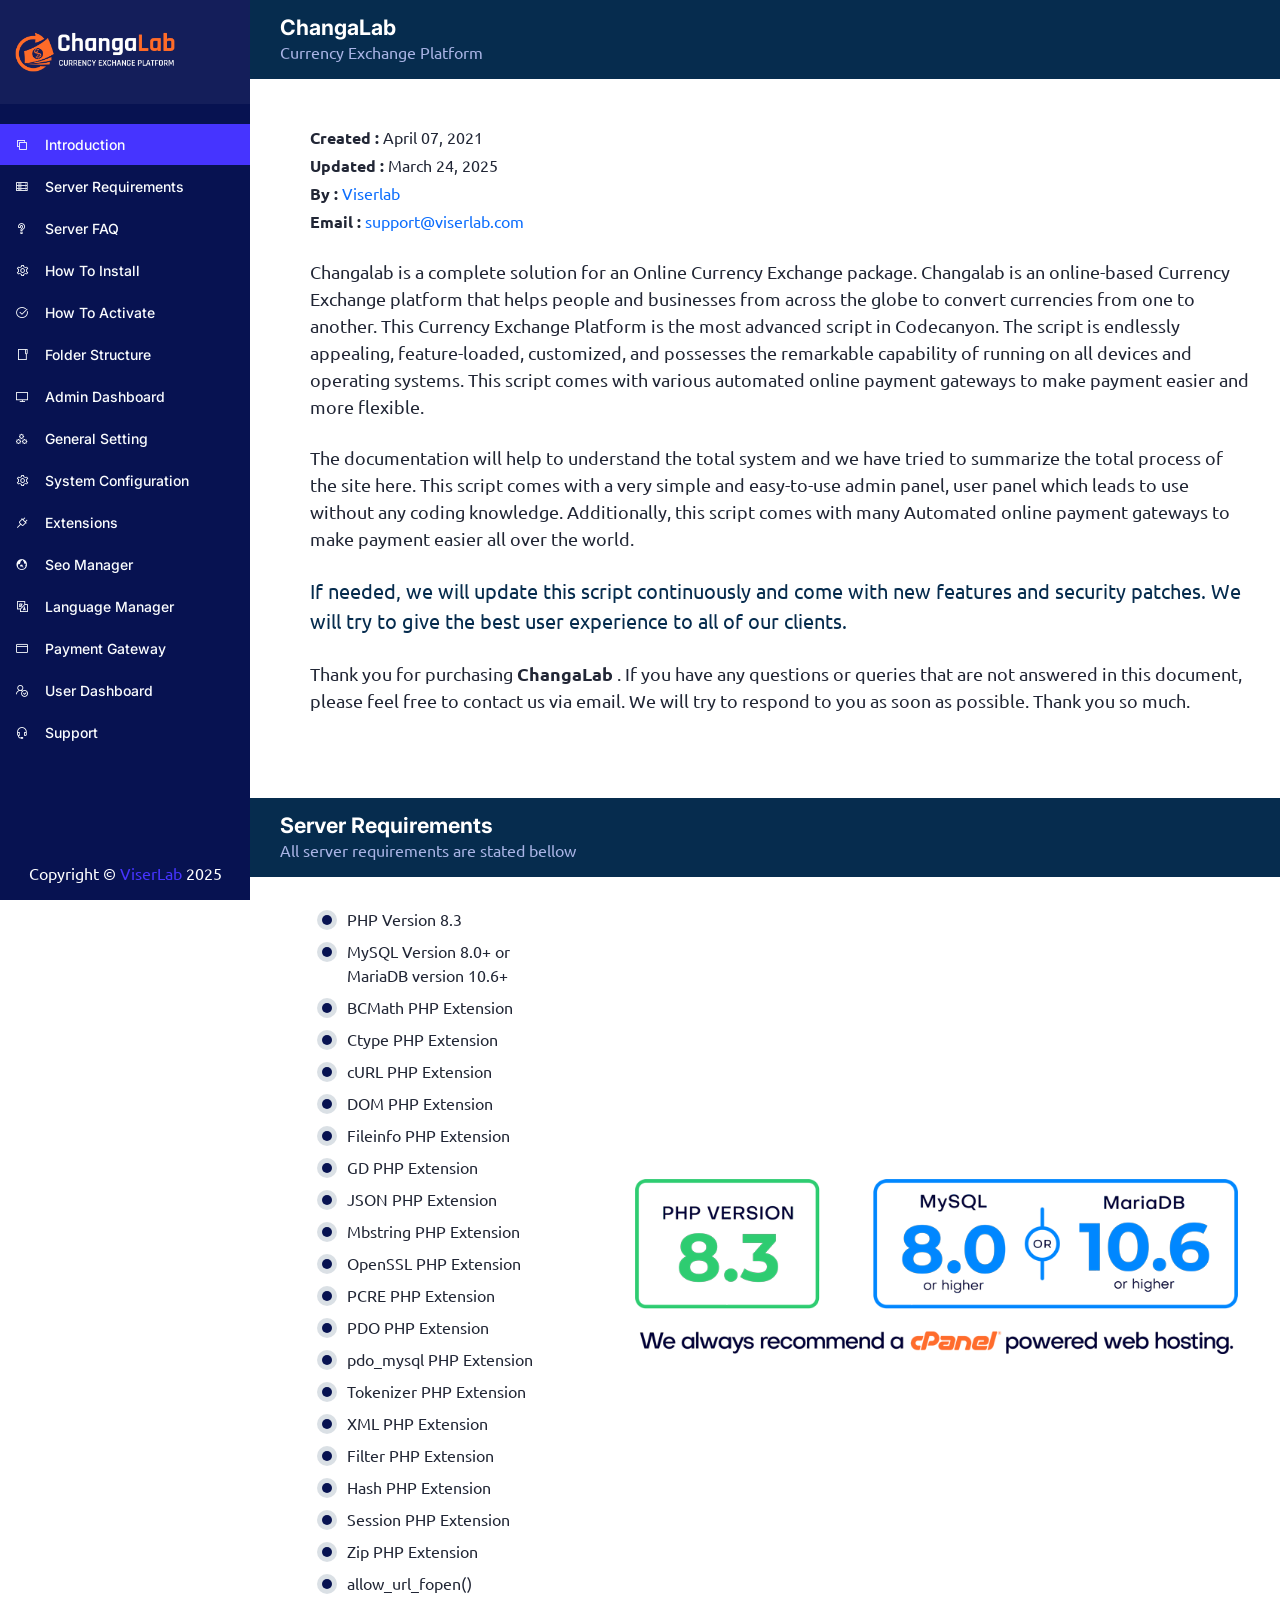
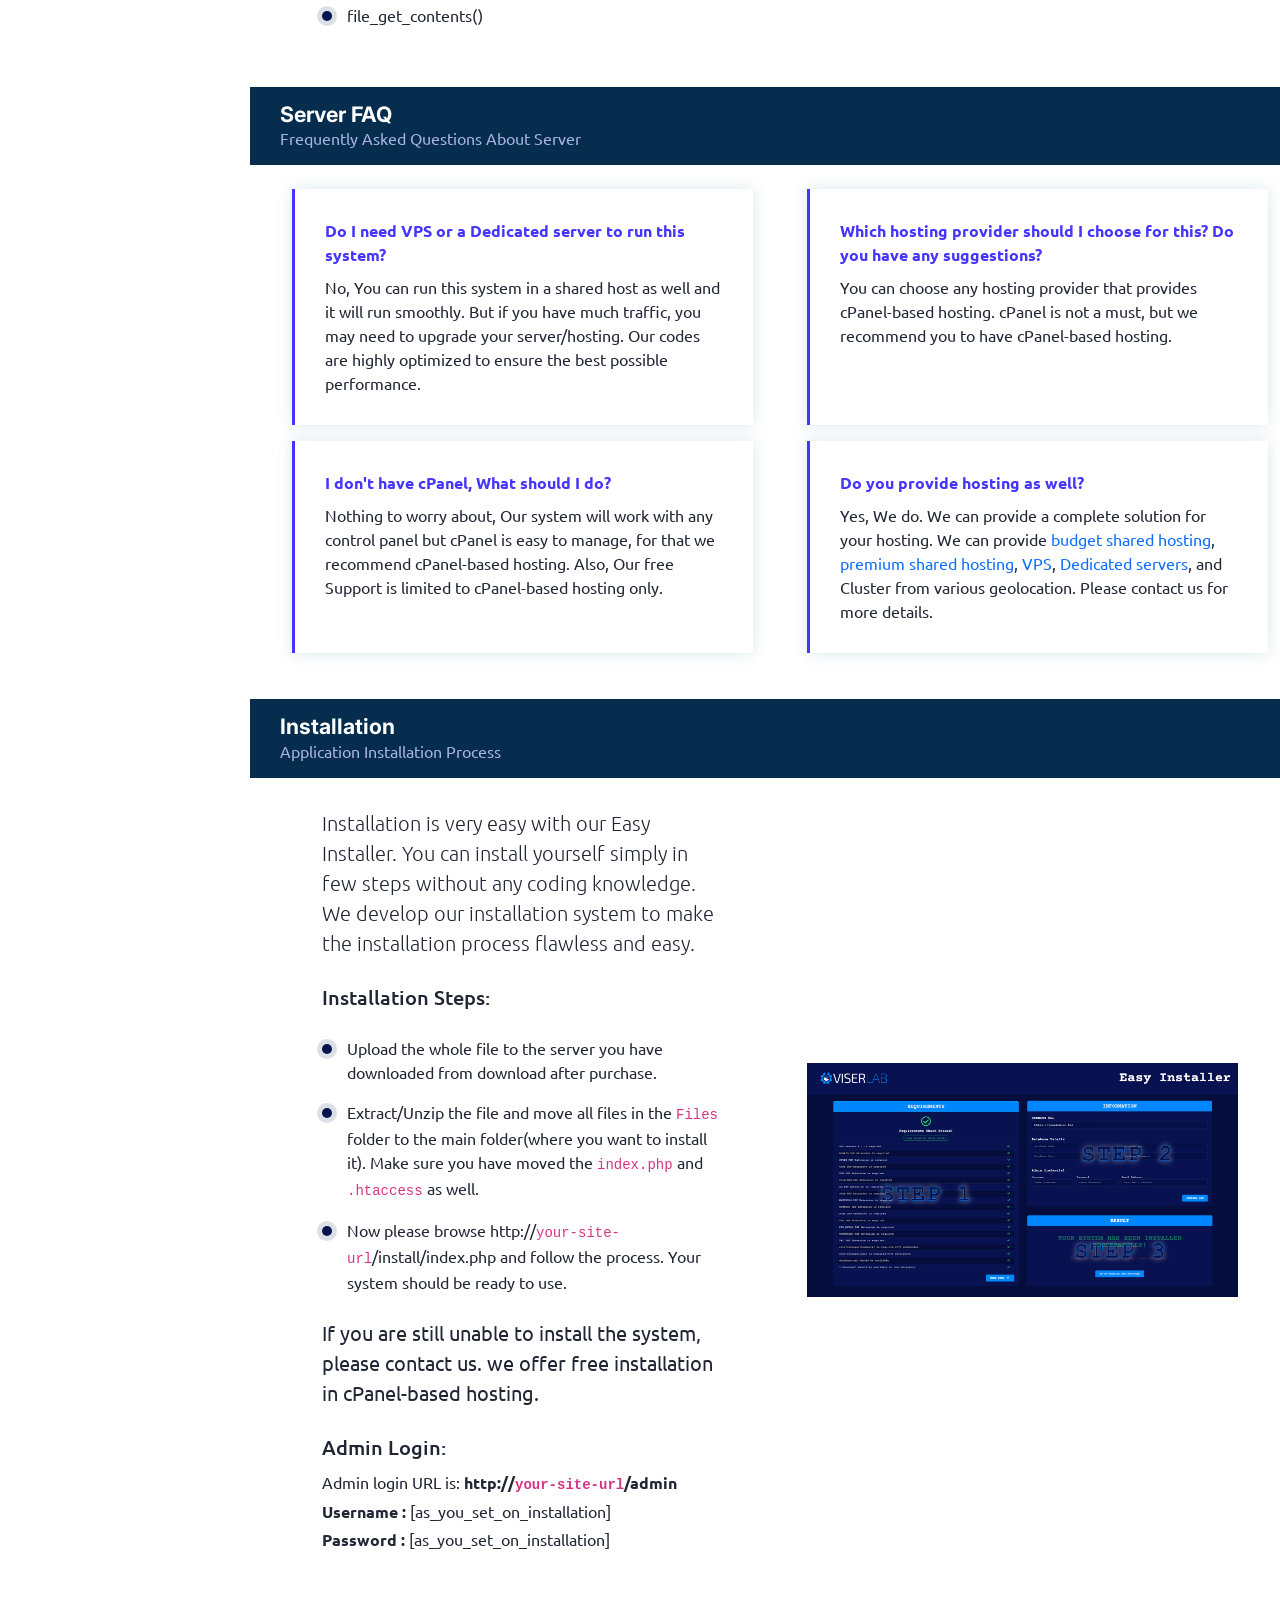
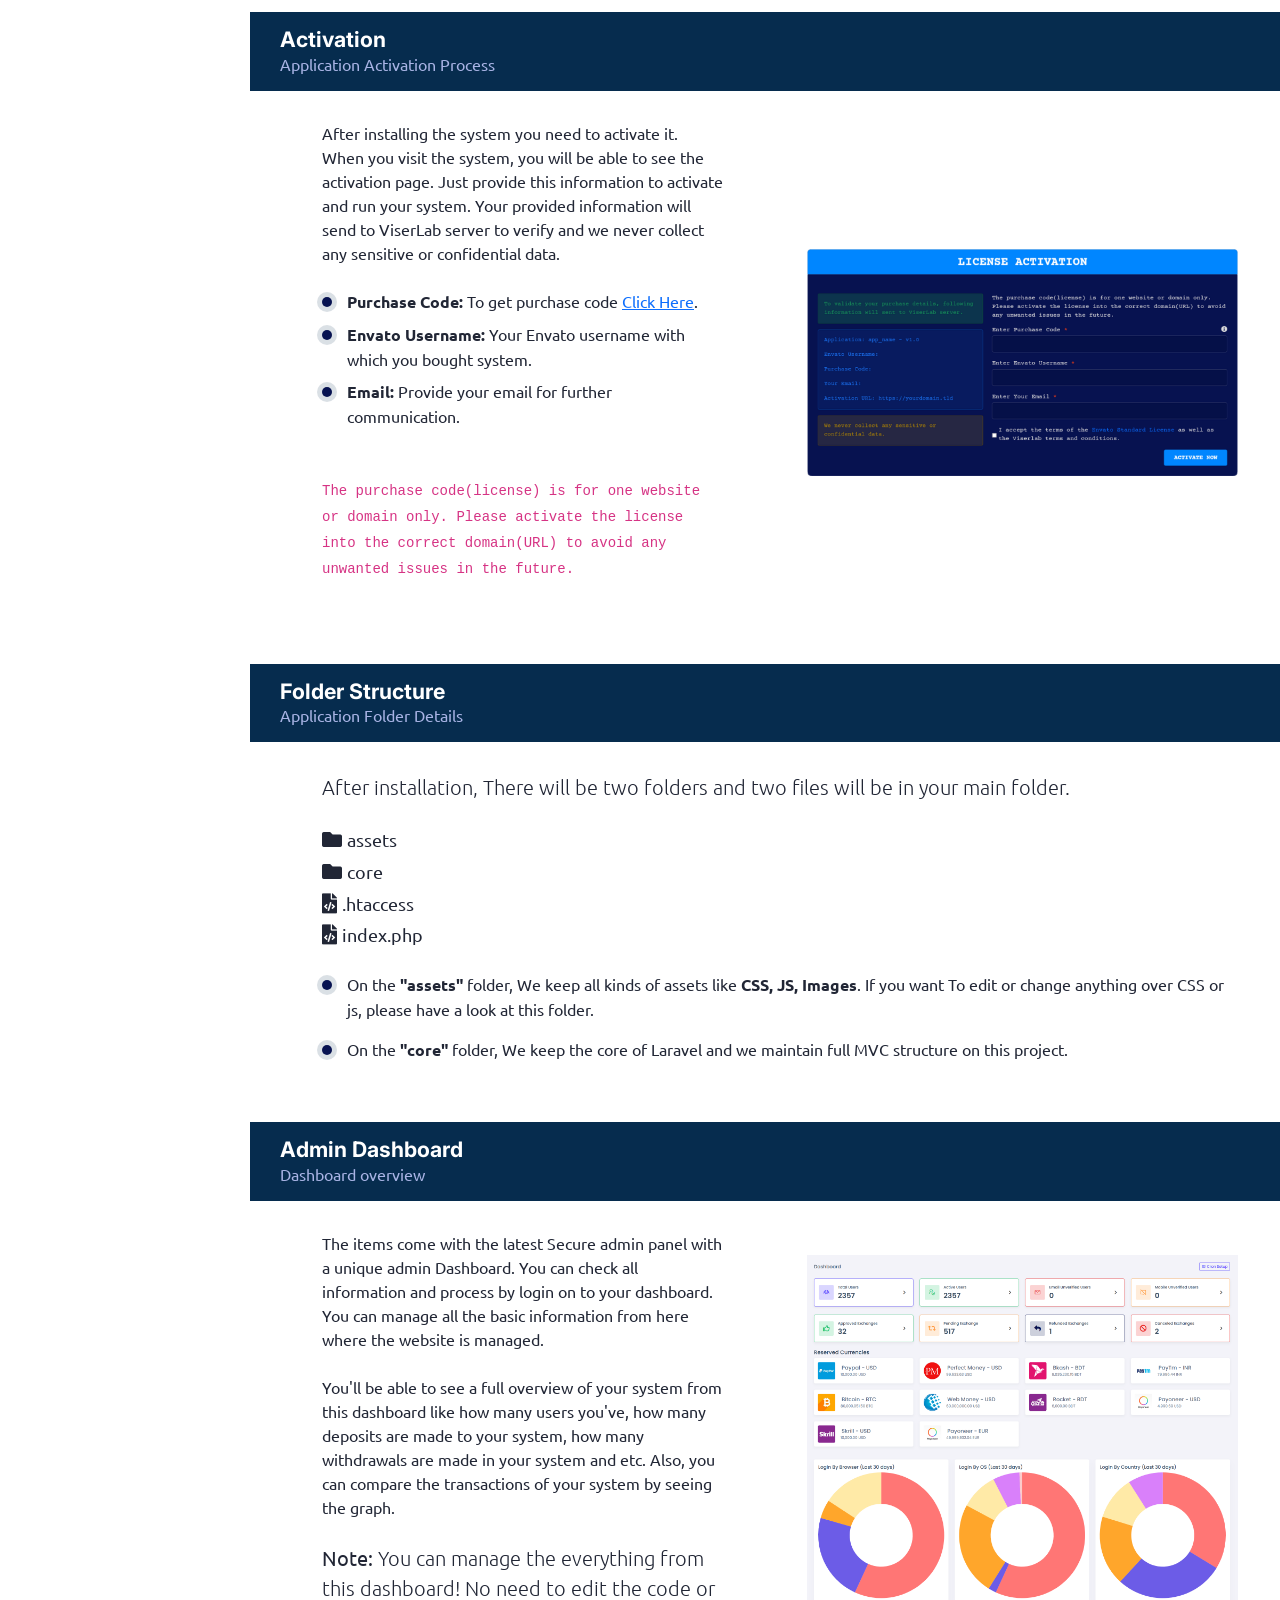
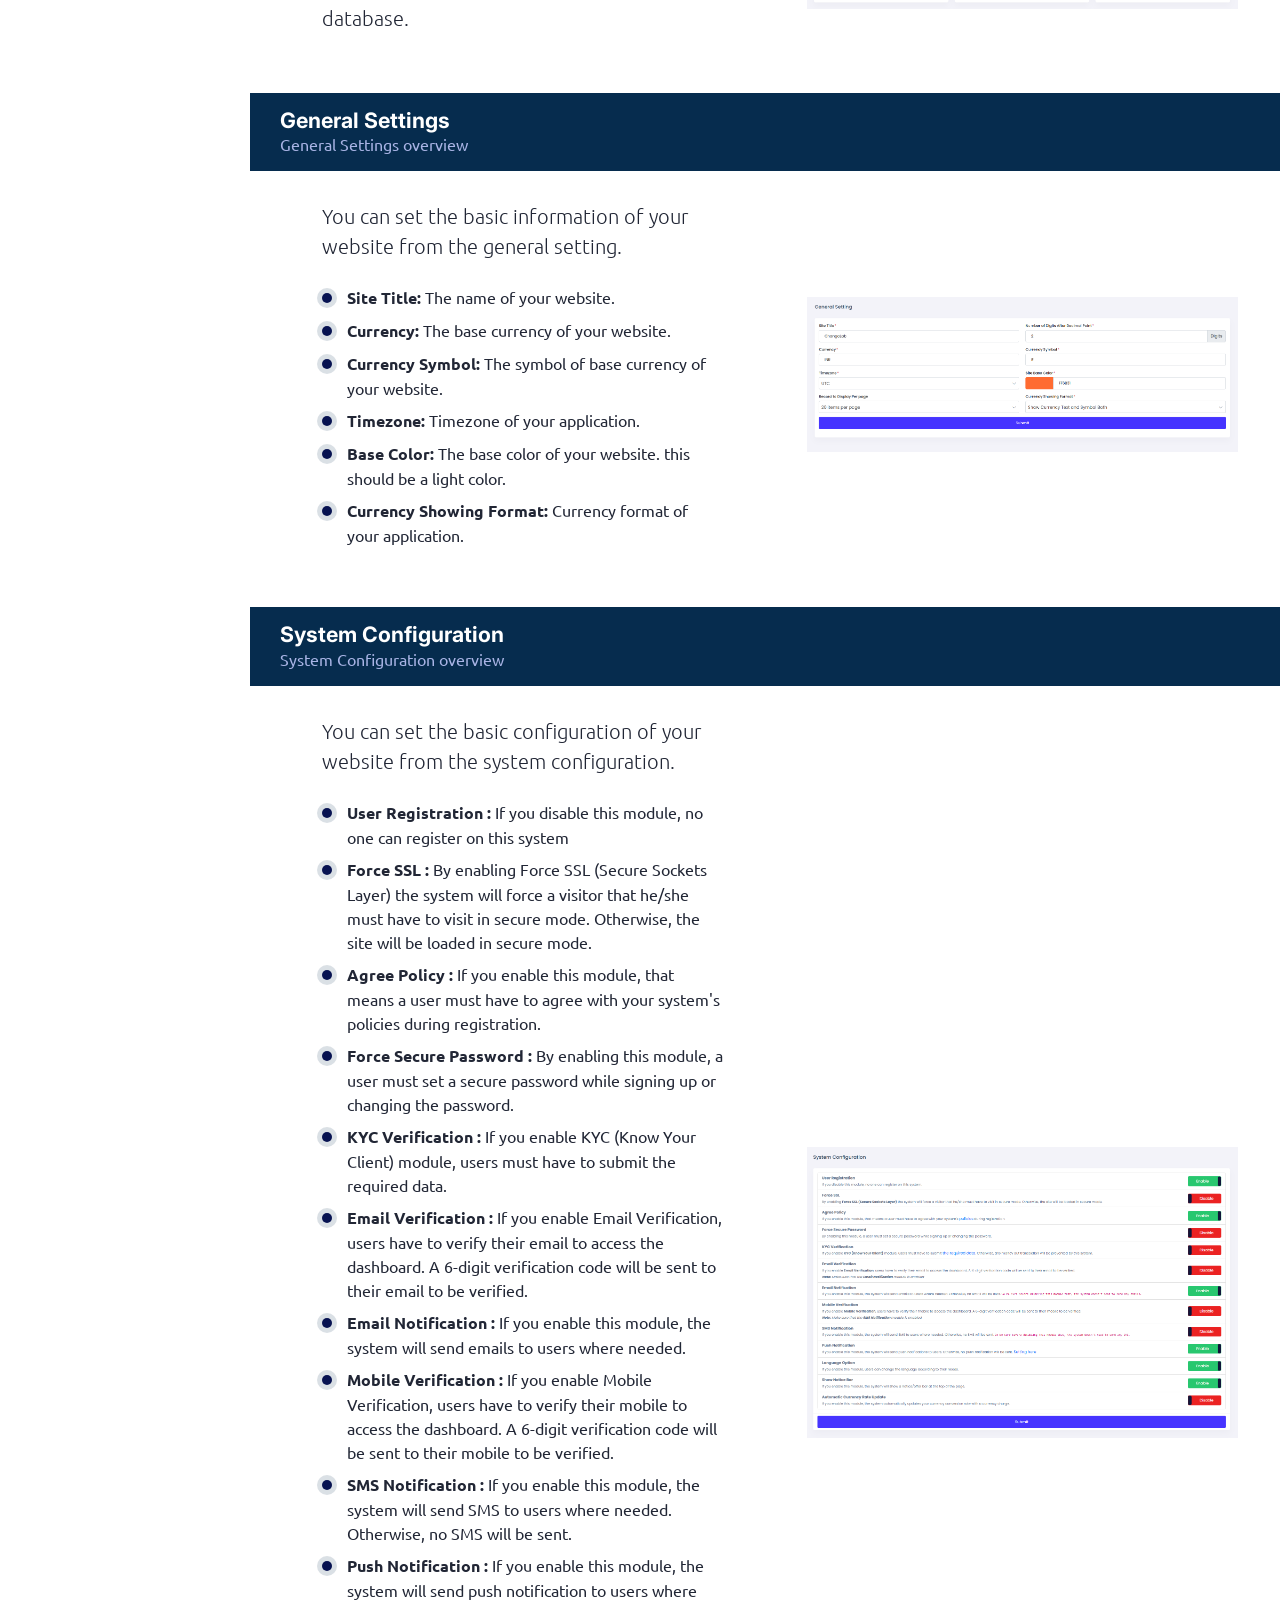
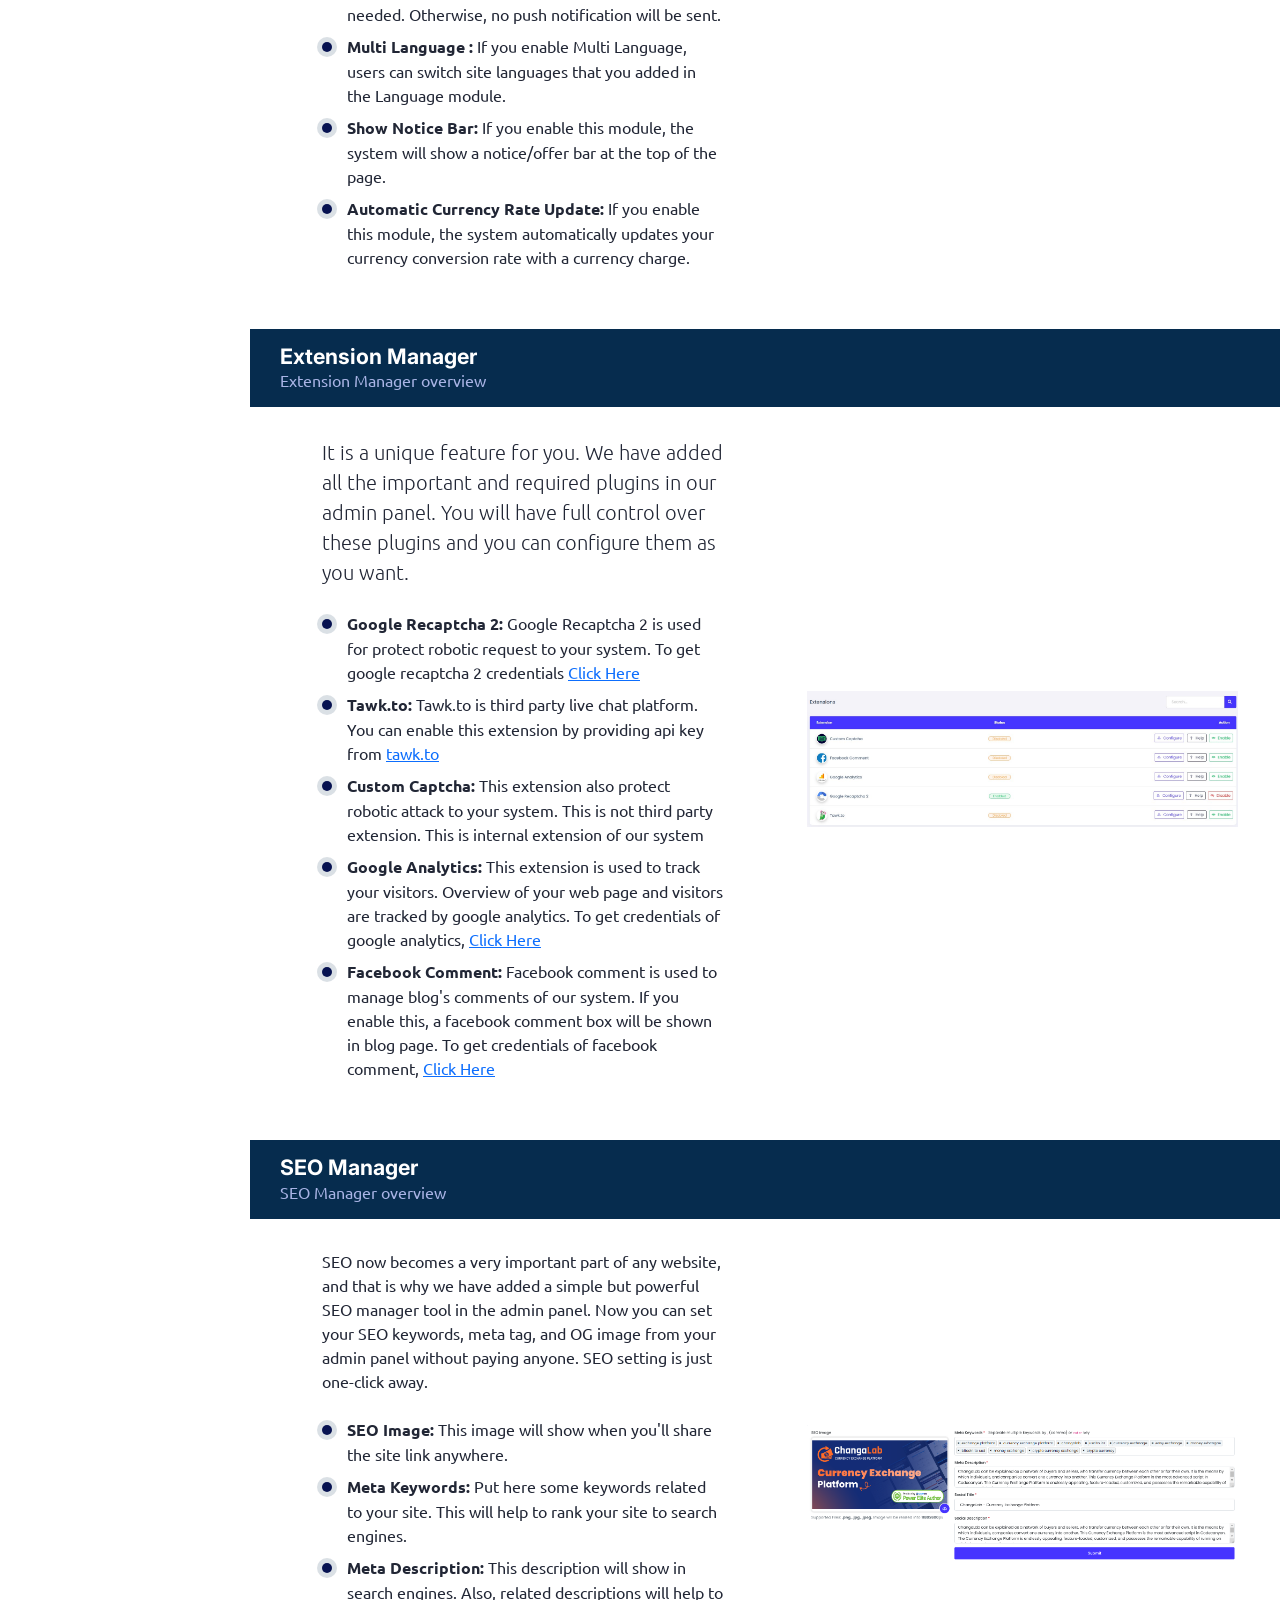
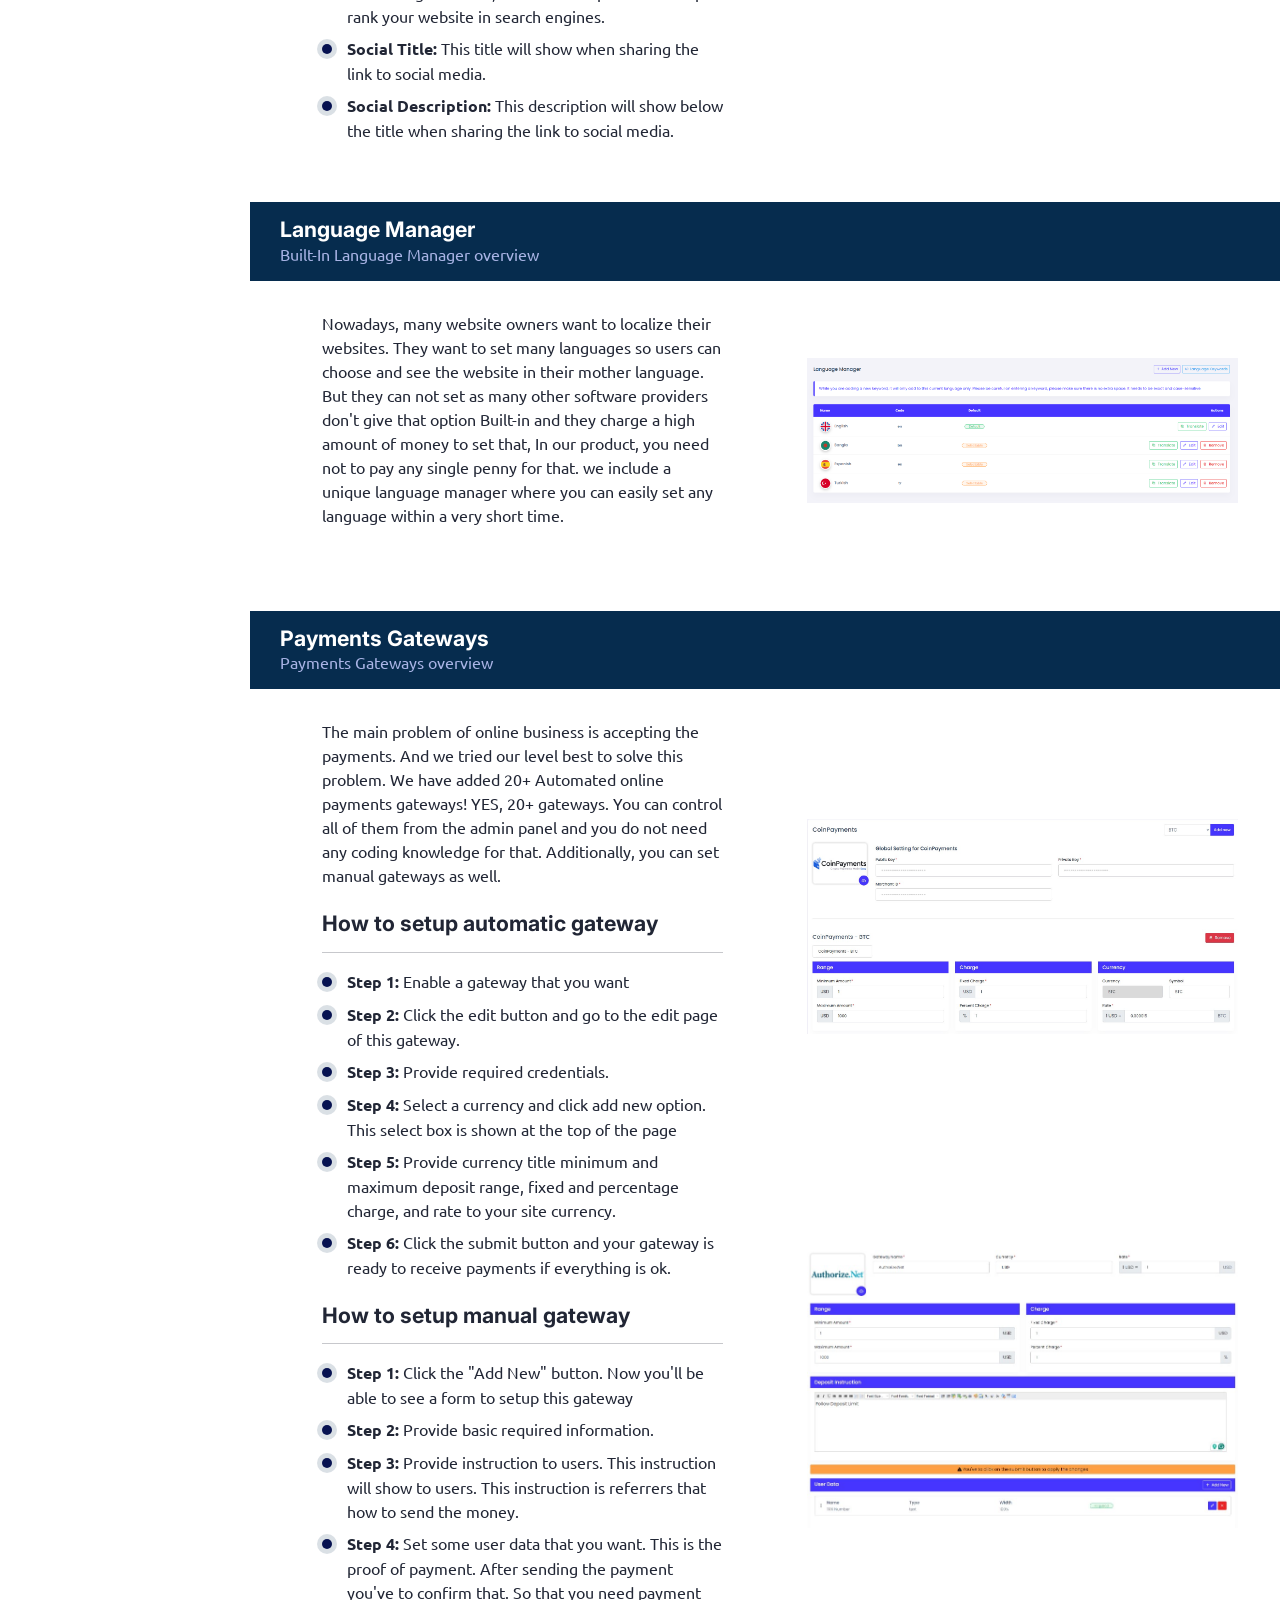
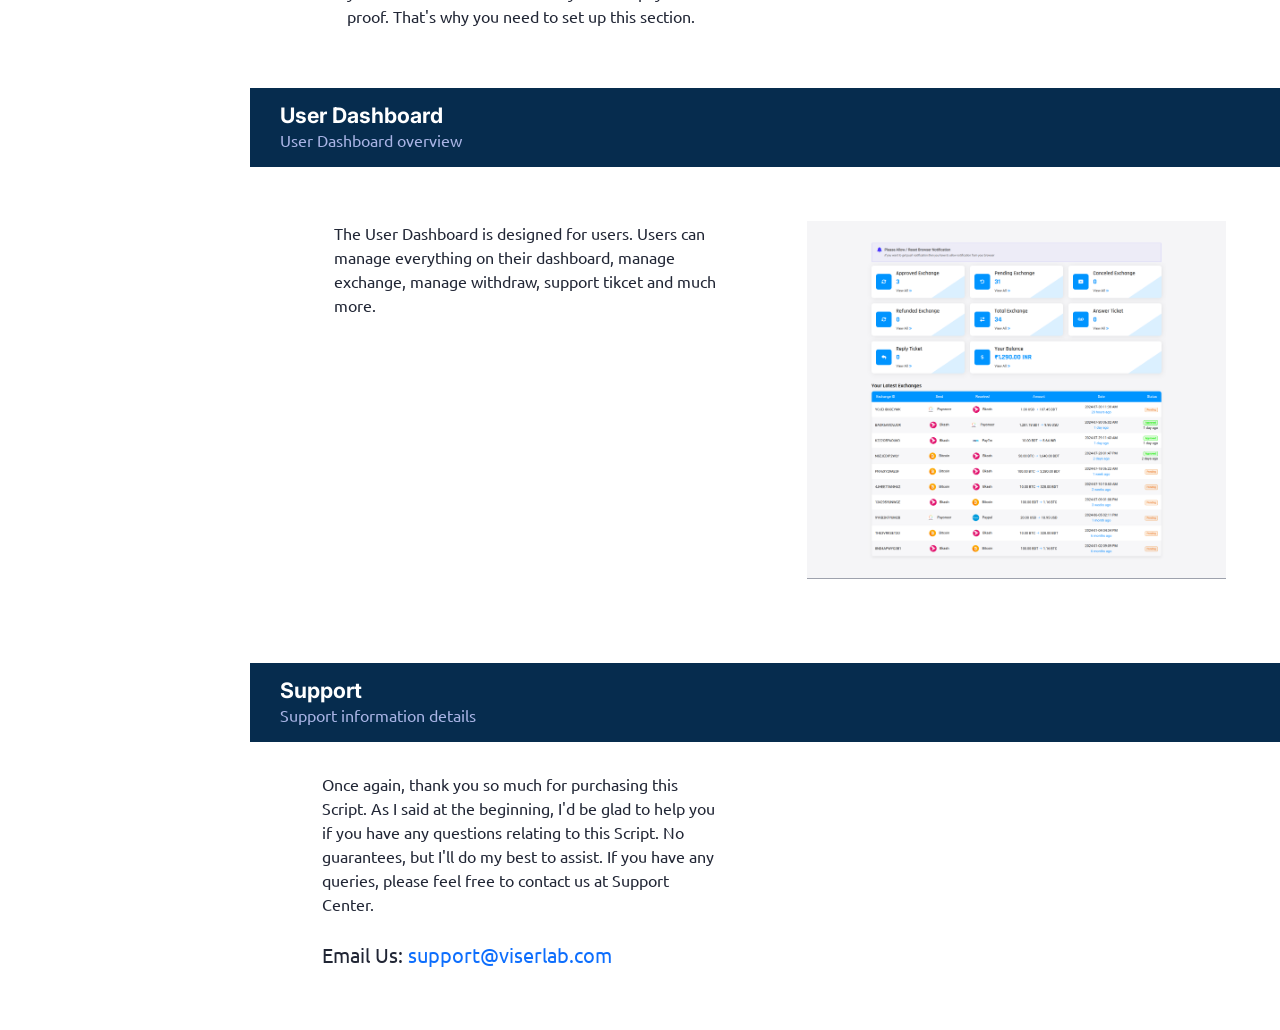
<file: Documentation/index.html>
<!DOCTYPE html>
<html lang="en">
  <head>
    <meta charset="UTF-8" />
    <meta http-equiv="X-UA-Compatible" content="IE=edge" />
    <meta name="viewport" content="width=device-width, initial-scale=1.0" />
    <title>ChangaLab - Currency Exchange Platform</title>
    <!-- favicon -->
    <link
      rel="icon"
      href="assets/images/favicon.png"
      sizes="16x16"
      type="image/png"
    />
    <!-- bootstrap 5  -->
    <link rel="stylesheet" href="assets/css/lib/bootstrap.min.css" />
    <!-- fontawesome 5  -->
    <link rel="stylesheet" href="assets/css/lib/font-awesome.css" />
    <!-- lineawesome font -->
    <link rel="stylesheet" href="assets/css/lib/line-awesome.css" />
    <!-- Simplebar Js  -->
    <link rel="stylesheet" href="assets/css/lib/simplebar.css" />
    <!-- main css -->
    <link rel="stylesheet" href="assets/css/main.css" />
  </head>

  <body data-bs-spy="scroll" data-bs-target="#docNav" data-bs-offset="50">
    <header class="mobile-header">
      <div class="container">
        <div class="row g-4 align-items-center justify-content-between">
          <div class="col-6">
            <!-- Logo  -->
            <a href="index.html" class="logo">
              <img
                src="assets/images/logo.png"
                alt="images"
                class="img-fluid logo__is"
              />
            </a>
            <!-- Logo End -->
          </div>
          <div class="col-6">
            <div class="text-end">
              <button type="button" class="btn btn--sqr sidebar-toggler">
                <i class="fas fa-bars"></i>
                <i class="fas fa-times"></i>
              </button>
            </div>
          </div>
        </div>
      </div>
    </header>

    <div class="doc">
      <div class="doc__sidebar" id="docNav">
        <div class="doc-logo">
          <!-- Logo  -->
          <a href="index.html" class="logo">
            <img
              src="assets/images/logo.png"
              alt="images"
              class="img-fluid logo__is"
            />
          </a>
          <!-- Logo End -->
        </div>
        <nav class="doc-nav" data-simplebar>
          <ul class="list doc-nav__list">
            <li>
              <a href="#introduction" class="doc-nav__link nav-link">
                <span class="list list--row align-items-center"
                  ><i class="lar la-clone"></i>
                  <span class="d-block">introduction</span></span
                >
              </a>
            </li>
            <li>
              <a href="#server-req" class="doc-nav__link nav-link">
                <span class="list list--row align-items-center"
                  ><i class="las la-server"></i>
                  <span class="d-block">server requirements</span></span
                >
              </a>
            </li>
            <li>
              <a href="#server-faq" class="doc-nav__link nav-link">
                <span class="list list--row align-items-center"
                  ><i class="las la-question"></i>
                  <span class="d-block">server FAQ</span></span
                >
              </a>
            </li>
            <li>
              <a href="#installation" class="doc-nav__link nav-link">
                <span class="list list--row align-items-center"
                  ><i class="las la-cog"></i>
                  <span class="d-block">how to install </span></span
                >
              </a>
            </li>
            <li>
              <a href="#activation" class="doc-nav__link nav-link">
                <span class="list list--row align-items-center"
                  ><i class="las la-check-circle"></i>
                  <span class="d-block">how to activate </span></span
                >
              </a>
            </li>
            <li>
              <a href="#folder" class="doc-nav__link nav-link">
                <span class="list list--row align-items-center"
                  ><i class="las la-folder"></i>
                  <span class="d-block"> folder structure </span>
                </span>
              </a>
            </li>
            <li>
              <a href="#admin-dashboard" class="doc-nav__link nav-link">
                <span class="list list--row align-items-center"
                  ><i class="las la-desktop"></i>
                  <span class="d-block"> admin dashboard </span>
                </span>
              </a>
            </li>
            <li>
              <a href="#setting" class="doc-nav__link nav-link">
                <span class="list list--row align-items-center"
                  ><i class="la la-cogs"></i>
                  <span class="d-block"> general setting </span>
                </span>
              </a>
            </li>
            <li>
              <a href="#system_cog" class="doc-nav__link nav-link">
                <span class="list list--row align-items-center"
                  ><i class="la la-cog"></i>
                  <span class="d-block"> System Configuration </span>
                </span>
              </a>
            </li>
            <li>
              <a href="#extensions" class="doc-nav__link nav-link">
                <span class="list list--row align-items-center"
                  ><i class="la la-plug"></i>
                  <span class="d-block"> extensions </span>
                </span>
              </a>
            </li>
            <li>
              <a href="#seo" class="doc-nav__link nav-link">
                <span class="list list--row align-items-center"
                  ><i class="la la-globe-asia"></i>
                  <span class="d-block"> seo manager </span>
                </span>
              </a>
            </li>
            <li>
              <a href="#language" class="doc-nav__link nav-link">
                <span class="list list--row align-items-center"
                  ><i class="la la-language"></i>
                  <span class="d-block"> language manager </span>
                </span>
              </a>
            </li>
            <li>
              <a href="#payment-gateway" class="doc-nav__link nav-link">
                <span class="list list--row align-items-center"
                  ><i class="la la-credit-card"></i>
                  <span class="d-block"> payment gateway </span>
                </span>
              </a>
            </li>
            <li>
              <a href="#user-dashboard" class="doc-nav__link nav-link">
                <span class="list list--row align-items-center"
                  ><i class="la la-user-check"></i>
                  <span class="d-block"> user dashboard </span>
                </span>
              </a>
            </li>
            <li>
              <a href="#support" class="doc-nav__link nav-link">
                <span class="list list--row align-items-center"
                  ><i class="la la-headset"></i>
                  <span class="d-block"> support </span>
                </span>
              </a>
            </li>
          </ul>
        </nav>
        <div class="copyright">
          <p class="m-0 text--white px-3 text-center">
            Copyright ©
            <a href="https://viserlab.com/" class="t-link t-link--canvas"
              >ViserLab</a
            >
            2025
          </p>
        </div>
      </div>
      <div class="doc__body">
        <div id="introduction" class="section--sm section--first">
          <div class="list">
            <div class="doc-head">
              <div class="doc-head__content">
                <h5 class="doc-head__title">ChangaLab</h5>
                <span class="doc-head__sub-title">
                  Currency Exchange Platform
                </span>
              </div>
            </div>
            <div class="doc-body">
              <ul class="list" style="--gap: 0.2rem">
                <li><strong>Created :</strong> April 07, 2021</li>
                <li><strong>Updated :</strong> March 24, 2025</li>
                <li>
                  <strong>By :</strong>
                  <a href="https://codecanyon.net/user/viserlab" class="t-link"
                    >Viserlab</a
                  >
                </li>
                <li>
                  <strong>Email :</strong>
                  <a class="t-link" href="mailto:support@viserlab.com"
                    >support@viserlab.com</a
                  >
                </li>
              </ul>
              <p class="mt-4 lg-text">
                Changalab is a complete solution for an Online Currency Exchange
                package. Changalab is an online-based Currency Exchange platform
                that helps people and businesses from across the globe to
                convert currencies from one to another. This Currency Exchange
                Platform is the most advanced script in Codecanyon. The script
                is endlessly appealing, feature-loaded, customized, and
                possesses the remarkable capability of running on all devices
                and operating systems. This script comes with various automated
                online payment gateways to make payment easier and more
                flexible.
              </p>
              <p class="mt-4 lg-text">
                The documentation will help to understand the total system and
                we have tried to summarize the total process of the site here.
                This script comes with a very simple and easy-to-use admin
                panel, user panel which leads to use without any coding
                knowledge. Additionally, this script comes with many Automated
                online payment gateways to make payment easier all over the
                world.
              </p>
              <blockquote class="blockquote text--accent">
                If needed, we will update this script continuously and come with
                new features and security patches. We will try to give the best
                user experience to all of our clients.
              </blockquote>
              <p class="mt-4 lg-text">
                Thank you for purchasing <strong>ChangaLab </strong>. If you
                have any questions or queries that are not answered in this
                document, please feel free to contact us via email. We will try
                to respond to you as soon as possible. Thank you so much.
              </p>
            </div>
          </div>
        </div>
        <div id="server-req" class="section--sm">
          <div class="container-fluid p-0">
            <div class="row g-0">
              <div class="col-12">
                <div class="doc-head">
                  <div class="doc-head__content">
                    <h5 class="doc-head__title">Server Requirements</h5>
                    <span class="doc-head__sub-title">
                      All server requirements are stated bellow
                    </span>
                  </div>
                </div>
              </div>
            </div>
          </div>
          <div class="container-fluid">
            <div class="row">
              <div class="col-12">
                <div class="row g-4 align-items-center">
                  <div class="col-xl-4">
                    <div class="doc-body">
                      <ul class="list list--base" style="--gap: 0.5rem">
                        <li>PHP Version 8.3</li>
                        <li>MySQL Version 8.0+ or MariaDB version 10.6+</li>
                        <li>BCMath PHP Extension</li>
                        <li>Ctype PHP Extension</li>
                        <li>cURL PHP Extension</li>
                        <li>DOM PHP Extension</li>
                        <li>Fileinfo PHP Extension</li>
                        <li>GD PHP Extension</li>
                        <li>JSON PHP Extension</li>
                        <li>Mbstring PHP Extension</li>
                        <li>OpenSSL PHP Extension</li>
                        <li>PCRE PHP Extension</li>
                        <li>PDO PHP Extension</li>
                        <li>pdo_mysql PHP Extension</li>
                        <li>Tokenizer PHP Extension</li>
                        <li>XML PHP Extension</li>
                        <li>Filter PHP Extension</li>
                        <li>Hash PHP Extension</li>
                        <li>Session PHP Extension</li>
                        <li>Zip PHP Extension</li>
                        <li>allow_url_fopen()</li>
                        <li>file_get_contents()</li>
                      </ul>
                    </div>
                  </div>
                  <div class="col-xl-8">
                    <div class="doc-body--alt t-center">
                      <img
                        src="assets/images/server.png"
                        alt="image"
                        class="img-fluid w-100"
                      />
                    </div>
                  </div>
                </div>
              </div>
            </div>
          </div>
        </div>
        <div id="server-faq" class="section--sm">
          <div class="container-fluid p-0">
            <div class="row g-0">
              <div class="col-12">
                <div class="doc-head">
                  <div class="doc-head__content">
                    <h5 class="doc-head__title">Server FAQ</h5>
                    <span class="doc-head__sub-title">
                      Frequently Asked Questions About Server
                    </span>
                  </div>
                </div>
              </div>
            </div>
          </div>
          <div class="container-fluid">
            <div class="row">
              <div class="col-12">
                <div class="row mt-4">
                  <div class="col-md-6 mb-3">
                    <div class="faq-body">
                      <p class="mb-2 fw-bold text--canvas">
                        Do I need VPS or a Dedicated server to run this system?
                      </p>
                      <p class="m-0">
                        No, You can run this system in a shared host as well and
                        it will run smoothly. But if you have much traffic, you
                        may need to upgrade your server/hosting. Our codes are
                        highly optimized to ensure the best possible
                        performance.
                      </p>
                    </div>
                  </div>
                  <div class="col-md-6 mb-3">
                    <div class="faq-body">
                      <p class="mb-2 fw-bold text--canvas">
                        Which hosting provider should I choose for this? Do you
                        have any suggestions?
                      </p>
                      <p class="m-0">
                        You can choose any hosting provider that provides
                        cPanel-based hosting. cPanel is not a must, but we
                        recommend you to have cPanel-based hosting.
                      </p>
                    </div>
                  </div>
                  <div class="col-md-6 mb-3">
                    <div class="faq-body">
                      <p class="mb-2 fw-bold text--canvas">
                        I don't have cPanel, What should I do?
                      </p>
                      <p class="m-0">
                        Nothing to worry about, Our system will work with any
                        control panel but cPanel is easy to manage, for that we
                        recommend cPanel-based hosting. Also, Our free Support
                        is limited to cPanel-based hosting only.
                      </p>
                    </div>
                  </div>
                  <div class="col-md-6 mb-3">
                    <div class="faq-body">
                      <p class="mb-2 fw-bold text--canvas">
                        Do you provide hosting as well?
                      </p>
                      <p class="m-0">
                        Yes, We do. We can provide a complete solution for your
                        hosting. We can provide
                        <a
                          class="t-link"
                          href="https://viserlab.com/hosting/budget"
                          target="_blank"
                          >budget shared hosting</a
                        >,
                        <a
                          class="t-link"
                          href="https://viserlab.com/hosting/premium"
                          target="_blank"
                          >premium shared hosting</a
                        >,
                        <a
                          class="t-link"
                          href="https://viserlab.com/hosting/vps"
                          target="_blank"
                          >VPS</a
                        >,
                        <a
                          class="t-link"
                          href="https://viserlab.com/hosting/dedicated"
                          target="_blank"
                          >Dedicated servers</a
                        >, and Cluster from various geolocation. Please contact
                        us for more details.
                      </p>
                    </div>
                  </div>
                </div>
              </div>
            </div>
          </div>
        </div>
        <div id="installation" class="section--sm">
          <div class="container-fluid p-0">
            <div class="row g-0">
              <div class="col-12">
                <div class="doc-head">
                  <div class="doc-head__content">
                    <h5 class="doc-head__title">Installation</h5>
                    <span class="doc-head__sub-title">
                      Application Installation Process
                    </span>
                  </div>
                </div>
              </div>
            </div>
          </div>
          <div class="container-fluid">
            <div class="row">
              <div class="col-12">
                <div class="row g-4 align-items-center">
                  <div class="col-xl-6">
                    <div class="doc-body">
                      <p class="lead">
                        Installation is very easy with our Easy Installer. You
                        can install yourself simply in few steps without any
                        coding knowledge. We develop our installation system to
                        make the installation process flawless and easy.
                      </p>
                      <p class="xl-text fw-md">Installation Steps:</p>
                      <ul class="list list--base">
                        <li>
                          <p class="m-0">
                            Upload the whole file to the server you have
                            downloaded from download after purchase.
                          </p>
                        </li>
                        <li>
                          <p class="m-0">
                            Extract/Unzip the file and move all files in the
                            <code>Files</code> folder to the main folder(where
                            you want to install it). Make sure you have moved
                            the <code>index.php</code> and
                            <code>.htaccess</code> as well.
                          </p>
                        </li>
                        <li>
                          <p class="m-0">
                            Now please browse
                            http://<code>your-site-url</code>/install/index.php
                            and follow the process. Your system should be ready
                            to use.
                          </p>
                        </li>
                      </ul>

                      <p class="xl-text mt-4">
                        If you are still unable to install the system, please
                        contact us. we offer free installation in cPanel-based
                        hosting.
                      </p>
                      <p class="xl-text fw-md mb-2">Admin Login:</p>
                      <ul class="list" style="--gap: 0.2rem">
                        <li>
                          <span class="d-block"
                            >Admin login URL is:
                            <strong>
                              http://<code>your-site-url</code>/admin</strong
                            >
                          </span>
                        </li>
                        <li>
                          <strong>Username :</strong>
                          [as_you_set_on_installation]
                        </li>
                        <li>
                          <strong>Password :</strong>
                          [as_you_set_on_installation]
                        </li>
                      </ul>
                    </div>
                  </div>
                  <div class="col-xl-6">
                    <div class="doc-body--alt t-center">
                      <img
                        src="assets/images/installation.png"
                        alt="image"
                        class="img-fluid"
                      />
                    </div>
                  </div>
                </div>
              </div>
            </div>
          </div>
        </div>
        <div id="activation" class="section--sm">
          <div class="container-fluid p-0">
            <div class="row g-0">
              <div class="col-12">
                <div class="doc-head">
                  <div class="doc-head__content">
                    <h5 class="doc-head__title">Activation</h5>
                    <span class="doc-head__sub-title">
                      Application Activation Process
                    </span>
                  </div>
                </div>
              </div>
            </div>
          </div>
          <div class="container-fluid">
            <div class="row g-4">
              <div class="col-xl-6">
                <div class="doc-body h-auto">
                  <p>
                    After installing the system you need to activate it. When
                    you visit the system, you will be able to see the activation
                    page. Just provide this information to activate and run your
                    system. Your provided information will send to ViserLab
                    server to verify and we never collect any sensitive or
                    confidential data.
                  </p>
                  <ul class="list list--base" style="--gap: 0.5rem">
                    <li>
                      <p class="m-0">
                        <strong>Purchase Code:</strong> To get purchase code
                        <a
                          href="https://help.market.envato.com/hc/en-us/articles/202822600-Where-Is-My-Purchase-Code-"
                          target="_blank"
                          >Click Here</a
                        >.
                      </p>
                    </li>
                    <li>
                      <p class="m-0">
                        <strong>Envato Username:</strong> Your Envato username
                        with which you bought system.
                      </p>
                    </li>
                    <li>
                      <p class="m-0">
                        <strong>Email:</strong> Provide your email for further
                        communication.
                      </p>
                    </li>
                  </ul>
                  <p class="mt-5">
                    <code
                      >The purchase code(license) is for one website or domain
                      only. Please activate the license into the correct
                      domain(URL) to avoid any unwanted issues in the
                      future.</code
                    >
                  </p>
                </div>
              </div>
              <div class="col-xl-6">
                <div class="doc-body--alt t-center">
                  <img
                    src="assets/images/activation.png"
                    alt="image"
                    class="img-fluid"
                  />
                </div>
              </div>
            </div>
          </div>
        </div>
        <div id="folder" class="section--sm">
          <div class="container-fluid p-0">
            <div class="row g-0">
              <div class="col-12">
                <div class="doc-head">
                  <div class="doc-head__content">
                    <h5 class="doc-head__title">Folder Structure</h5>
                    <span class="doc-head__sub-title">
                      Application Folder Details
                    </span>
                  </div>
                </div>
              </div>
            </div>
          </div>
          <div class="container-fluid">
            <div class="row">
              <div class="col-12">
                <div class="doc-body">
                  <p class="lead">
                    After installation, There will be two folders and two files
                    will be in your main folder.
                  </p>
                  <ul class="list" style="--gap: 0.3rem">
                    <li>
                      <span class="list list--row align-items-center">
                        <span class="xl-text lh-1">
                          <i class="fas fa-folder"></i>
                        </span>
                        <span class="lg-text d-inline-block">assets</span>
                      </span>
                    </li>
                    <li>
                      <span class="list list--row align-items-center">
                        <span class="xl-text lh-1">
                          <i class="fas fa-folder"></i>
                        </span>
                        <span class="lg-text d-inline-block">core</span>
                      </span>
                    </li>
                    <li>
                      <span class="list list--row align-items-center">
                        <span class="xl-text lh-1">
                          <i class="fas fa-file-code"></i>
                        </span>
                        <span class="lg-text d-inline-block">.htaccess</span>
                      </span>
                    </li>
                    <li>
                      <span class="list list--row align-items-center">
                        <span class="xl-text lh-1">
                          <i class="fas fa-file-code"></i>
                        </span>
                        <span class="lg-text d-inline-block">index.php</span>
                      </span>
                    </li>
                  </ul>
                  <ul class="list list--base mt-4">
                    <li>
                      <p class="m-0">
                        On the <strong>"assets" </strong> folder, We keep all
                        kinds of assets like <strong>CSS, JS, Images</strong>.
                        If you want To edit or change anything over CSS or js,
                        please have a look at this folder.
                      </p>
                    </li>
                    <li>
                      <p class="m-0">
                        On the <strong>"core"</strong> folder, We keep the core
                        of Laravel and we maintain full MVC structure on this
                        project.
                      </p>
                    </li>
                  </ul>
                </div>
              </div>
            </div>
          </div>
        </div>
        <div id="admin-dashboard" class="section--sm">
          <div class="container-fluid p-0">
            <div class="row g-0">
              <div class="col-12">
                <div class="doc-head">
                  <div class="doc-head__content">
                    <h5 class="doc-head__title">Admin Dashboard</h5>
                    <span class="doc-head__sub-title">
                      Dashboard overview
                    </span>
                  </div>
                </div>
              </div>
            </div>
          </div>
          <div class="container-fluid">
            <div class="row">
              <div class="col-12">
                <div class="row g-4">
                  <div class="col-xl-6">
                    <div class="doc-body h-auto">
                      <p>
                        The items come with the latest Secure admin panel with a
                        unique admin Dashboard. You can check all information
                        and process by login on to your dashboard. You can
                        manage all the basic information from here where the
                        website is managed.
                      </p>
                      <p>
                        You'll be able to see a full overview of your system
                        from this dashboard like how many users you've, how many
                        deposits are made to your system, how many withdrawals
                        are made in your system and etc. Also, you can compare
                        the transactions of your system by seeing the graph.
                      </p>
                      <p class="m-0 lead">
                        <strong>Note: </strong> You can manage the everything
                        from this dashboard! No need to edit the code or
                        database.
                      </p>
                    </div>
                  </div>
                  <div class="col-xl-6">
                    <div class="doc-body--alt t-center">
                      <img
                        src="assets/images/dashboard.png"
                        alt="image"
                        class="img-fluid"
                      />
                    </div>
                  </div>
                </div>
              </div>
            </div>
          </div>
        </div>

        <div id="setting" class="section--sm">
          <div class="container-fluid p-0">
            <div class="row g-0">
              <div class="col-12">
                <div class="doc-head">
                  <div class="doc-head__content">
                    <h5 class="doc-head__title">General Settings</h5>
                    <span class="doc-head__sub-title">
                      General Settings overview
                    </span>
                  </div>
                </div>
              </div>
            </div>
          </div>
          <div class="container-fluid">
            <div class="row">
              <div class="col-12">
                <div class="row g-4">
                  <div class="col-xl-6">
                    <div class="doc-body h-auto">
                      <p class="lead">
                        You can set the basic information of your website from
                        the general setting.
                      </p>
                      <ul class="list list--base" style="--gap: 0.5rem">
                        <li>
                          <p class="m-0">
                            <strong>Site Title:</strong> The name of your
                            website.
                          </p>
                        </li>
                        <li>
                          <p class="m-0">
                            <strong>Currency:</strong> The base currency of your
                            website.
                          </p>
                        </li>
                        <li>
                          <p class="m-0">
                            <strong>Currency Symbol:</strong> The symbol of base
                            currency of your website.
                          </p>
                        </li>
                        <li>
                          <p class="m-0">
                            <strong>Timezone:</strong> Timezone of your
                            application.
                          </p>
                        </li>
                        <li>
                          <p class="m-0">
                            <strong>Base Color:</strong> The base color of your
                            website. this should be a light color.
                          </p>
                        </li>
                        <li>
                          <p class="m-0">
                            <strong>Currency Showing Format:</strong>
                            Currency format of your application.
                          </p>
                        </li>
                      </ul>
                    </div>
                  </div>
                  <div class="col-xl-6">
                    <div class="doc-body--alt t-center">
                      <img
                        src="assets/images/setting.png"
                        alt="image"
                        class="img-fluid"
                      />
                    </div>
                  </div>
                </div>
              </div>
            </div>
          </div>
        </div>

        <div id="system_cog" class="section--sm">
          <div class="container-fluid p-0">
            <div class="row g-0">
              <div class="col-12">
                <div class="doc-head">
                  <div class="doc-head__content">
                    <h5 class="doc-head__title">System Configuration</h5>
                    <span class="doc-head__sub-title">
                      System Configuration overview
                    </span>
                  </div>
                </div>
              </div>
            </div>
          </div>
          <div class="container-fluid">
            <div class="row">
              <div class="col-12">
                <div class="row g-4">
                  <div class="col-xl-6">
                    <div class="doc-body h-auto">
                      <p class="lead">
                        You can set the basic configuration of your website from
                        the system configuration.
                      </p>
                      <ul class="list list--base" style="--gap: 0.5rem">
                        <li>
                          <p class="m-0">
                            <strong>User Registration : </strong> If you disable
                            this module, no one can register on this system
                          </p>
                        </li>

                        <li>
                          <p class="m-0">
                            <strong>Force SSL : </strong> By enabling Force SSL
                            (Secure Sockets Layer) the system will force a
                            visitor that he/she must have to visit in secure
                            mode. Otherwise, the site will be loaded in secure
                            mode.
                          </p>
                        </li>

                        <li>
                          <p class="m-0">
                            <strong>Agree Policy : </strong> If you enable this
                            module, that means a user must have to agree with
                            your system's policies during registration.
                          </p>
                        </li>

                        <li>
                          <p class="m-0">
                            <strong>Force Secure Password : </strong> By
                            enabling this module, a user must set a secure
                            password while signing up or changing the password.
                          </p>
                        </li>

                        <li>
                          <p class="m-0">
                            <strong>KYC Verification : </strong> If you enable
                            KYC (Know Your Client) module, users must have to
                            submit the required data.
                          </p>
                        </li>

                        <li>
                          <p class="m-0">
                            <strong>Email Verification : </strong> If you enable
                            Email Verification, users have to verify their email
                            to access the dashboard. A 6-digit verification code
                            will be sent to their email to be verified.
                          </p>
                        </li>

                        <li>
                          <p class="m-0">
                            <strong>Email Notification : </strong> If you enable
                            this module, the system will send emails to users
                            where needed.
                          </p>
                        </li>

                        <li>
                          <p class="m-0">
                            <strong>Mobile Verification : </strong> If you
                            enable Mobile Verification, users have to verify
                            their mobile to access the dashboard. A 6-digit
                            verification code will be sent to their mobile to be
                            verified.
                          </p>
                        </li>

                        <li>
                          <p class="m-0">
                            <strong>SMS Notification : </strong> If you enable
                            this module, the system will send SMS to users where
                            needed. Otherwise, no SMS will be sent.
                          </p>
                        </li>
                        <li>
                          <p class="m-0">
                            <strong>Push Notification : </strong> If you enable
                            this module, the system will send push notification
                            to users where needed. Otherwise, no push
                            notification will be sent.
                          </p>
                        </li>
                        <li>
                          <p class="m-0">
                            <strong>Multi Language : </strong> If you enable
                            Multi Language, users can switch site languages that
                            you added in the Language module.
                          </p>
                        </li>
                        <li>
                          <p class="m-0">
                            <strong>Show Notice Bar: </strong> If you enable
                            this module, the system will show a notice/offer bar
                            at the top of the page.
                          </p>
                        </li>
                        <li>
                          <p class="m-0">
                            <strong>Automatic Currency Rate Update: </strong> If
                            you enable this module, the system automatically
                            updates your currency conversion rate with a
                            currency charge.
                          </p>
                        </li>
                      </ul>
                    </div>
                  </div>
                  <div class="col-xl-6">
                    <div class="doc-body--alt t-center">
                      <img
                        src="assets/images/system_cog.png"
                        alt="image"
                        class="img-fluid"
                      />
                    </div>
                  </div>
                </div>
              </div>
            </div>
          </div>
        </div>

        <div id="extensions" class="section--sm">
          <div class="container-fluid p-0">
            <div class="row g-0">
              <div class="col-12">
                <div class="doc-head">
                  <div class="doc-head__content">
                    <h5 class="doc-head__title">Extension Manager</h5>
                    <span class="doc-head__sub-title">
                      Extension Manager overview
                    </span>
                  </div>
                </div>
              </div>
            </div>
          </div>
          <div class="container-fluid">
            <div class="row">
              <div class="col-12">
                <div class="row g-4">
                  <div class="col-xl-6">
                    <div class="doc-body h-auto">
                      <p class="lead">
                        It is a unique feature for you. We have added all the
                        important and required plugins in our admin panel. You
                        will have full control over these plugins and you can
                        configure them as you want.
                      </p>
                      <ul class="list list--base" style="--gap: 0.5rem">
                        <li>
                          <p class="m-0">
                            <strong>Google Recaptcha 2:</strong> Google
                            Recaptcha 2 is used for protect robotic request to
                            your system. To get google recaptcha 2 credentials
                            <a
                              href="https://www.google.com/recaptcha/admin/create"
                              target="_blank"
                              >Click Here</a
                            >
                          </p>
                        </li>
                        <li>
                          <p class="m-0">
                            <strong>Tawk.to:</strong> Tawk.to is third party
                            live chat platform. You can enable this extension by
                            providing api key from
                            <a href="https://www.tawk.to/" target="_blank"
                              >tawk.to</a
                            >
                          </p>
                        </li>
                        <li>
                          <p class="m-0">
                            <strong>Custom Captcha:</strong> This extension also
                            protect robotic attack to your system. This is not
                            third party extension. This is internal extension of
                            our system
                          </p>
                        </li>
                        <li>
                          <p class="m-0">
                            <strong>Google Analytics:</strong> This extension is
                            used to track your visitors. Overview of your web
                            page and visitors are tracked by google analytics.
                            To get credentials of google analytics,
                            <a
                              href="https://analytics.google.com"
                              target="_blank"
                              >Click Here</a
                            >
                          </p>
                        </li>
                        <li>
                          <p class="m-0">
                            <strong>Facebook Comment:</strong> Facebook comment
                            is used to manage blog's comments of our system. If
                            you enable this, a facebook comment box will be
                            shown in blog page. To get credentials of facebook
                            comment,
                            <a
                              href="https://developers.facebook.com/"
                              target="_blank"
                              >Click Here</a
                            >
                          </p>
                        </li>
                      </ul>
                    </div>
                  </div>
                  <div class="col-xl-6">
                    <div class="doc-body--alt t-center">
                      <img
                        src="assets/images/plugin.png"
                        alt="image"
                        class="img-fluid"
                      />
                    </div>
                  </div>
                </div>
              </div>
            </div>
          </div>
        </div>
        <div id="seo" class="section--sm">
          <div class="container-fluid p-0">
            <div class="row g-0">
              <div class="col-12">
                <div class="doc-head">
                  <div class="doc-head__content">
                    <h5 class="doc-head__title">SEO Manager</h5>
                    <span class="doc-head__sub-title">
                      SEO Manager overview
                    </span>
                  </div>
                </div>
              </div>
            </div>
          </div>
          <div class="container-fluid">
            <div class="row">
              <div class="col-12">
                <div class="row g-4">
                  <div class="col-xl-6">
                    <div class="doc-body h-auto">
                      <p>
                        SEO now becomes a very important part of any website,
                        and that is why we have added a simple but powerful SEO
                        manager tool in the admin panel. Now you can set your
                        SEO keywords, meta tag, and OG image from your admin
                        panel without paying anyone. SEO setting is just
                        one-click away.
                      </p>

                      <ul class="list list--base" style="--gap: 0.5rem">
                        <li>
                          <p class="m-0">
                            <strong>SEO Image:</strong> This image will show
                            when you'll share the site link anywhere.
                          </p>
                        </li>
                        <li>
                          <p class="m-0">
                            <strong>Meta Keywords:</strong> Put here some
                            keywords related to your site. This will help to
                            rank your site to search engines.
                          </p>
                        </li>
                        <li>
                          <p class="m-0">
                            <strong>Meta Description:</strong> This description
                            will show in search engines. Also, related
                            descriptions will help to rank your website in
                            search engines.
                          </p>
                        </li>
                        <li>
                          <p class="m-0">
                            <strong>Social Title:</strong> This title will show
                            when sharing the link to social media.
                          </p>
                        </li>
                        <li>
                          <p class="m-0">
                            <strong>Social Description:</strong> This
                            description will show below the title when sharing
                            the link to social media.
                          </p>
                        </li>
                      </ul>
                    </div>
                  </div>
                  <div class="col-xl-6">
                    <div class="doc-body--alt t-center">
                      <img
                        src="assets/images/seo.png"
                        alt="image"
                        class="img-fluid"
                      />
                    </div>
                  </div>
                </div>
              </div>
            </div>
          </div>
        </div>
        <div id="language" class="section--sm">
          <div class="container-fluid p-0">
            <div class="row g-0">
              <div class="col-12">
                <div class="doc-head">
                  <div class="doc-head__content">
                    <h5 class="doc-head__title">Language Manager</h5>
                    <span class="doc-head__sub-title">
                      Built-In Language Manager overview
                    </span>
                  </div>
                </div>
              </div>
            </div>
          </div>
          <div class="container-fluid">
            <div class="row">
              <div class="col-12">
                <div class="row g-4">
                  <div class="col-xl-6">
                    <div class="doc-body h-auto">
                      <p>
                        Nowadays, many website owners want to localize their
                        websites. They want to set many languages so users can
                        choose and see the website in their mother language. But
                        they can not set as many other software providers don't
                        give that option Built-in and they charge a high amount
                        of money to set that, In our product, you need not to
                        pay any single penny for that. we include a unique
                        language manager where you can easily set any language
                        within a very short time.
                      </p>
                    </div>
                  </div>
                  <div class="col-xl-6">
                    <div class="doc-body--alt t-center">
                      <img
                        src="assets/images/lang.png"
                        alt="image"
                        class="img-fluid"
                      />
                    </div>
                  </div>
                </div>
              </div>
            </div>
          </div>
        </div>
        <div id="payment-gateway" class="section--sm">
          <div class="container-fluid p-0">
            <div class="row g-0">
              <div class="col-12">
                <div class="doc-head">
                  <div class="doc-head__content">
                    <h5 class="doc-head__title">Payments Gateways</h5>
                    <span class="doc-head__sub-title">
                      Payments Gateways overview
                    </span>
                  </div>
                </div>
              </div>
            </div>
          </div>
          <div class="container-fluid">
            <div class="row">
              <div class="col-12">
                <div class="row g-4">
                  <div class="col-xl-6">
                    <div class="doc-body h-auto">
                      <p>
                        The main problem of online business is accepting the
                        payments. And we tried our level best to solve this
                        problem. We have added 20+ Automated online payments
                        gateways! YES, 20+ gateways. You can control all of them
                        from the admin panel and you do not need any coding
                        knowledge for that. Additionally, you can set manual
                        gateways as well.
                      </p>
                      <h5>How to setup automatic gateway</h5>
                      <hr />
                      <ul class="list list--base" style="--gap: 0.5rem">
                        <li>
                          <p class="m-0">
                            <strong>Step 1:</strong> Enable a gateway that you
                            want
                          </p>
                        </li>
                        <li>
                          <p class="m-0">
                            <strong>Step 2:</strong> Click the edit button and
                            go to the edit page of this gateway.
                          </p>
                        </li>
                        <li>
                          <p class="m-0">
                            <strong>Step 3:</strong> Provide required
                            credentials.
                          </p>
                        </li>
                        <li>
                          <p class="m-0">
                            <strong>Step 4:</strong> Select a currency and click
                            add new option. This select box is shown at the top
                            of the page
                          </p>
                        </li>
                        <li>
                          <p class="m-0">
                            <strong>Step 5:</strong> Provide currency title
                            minimum and maximum deposit range, fixed and
                            percentage charge, and rate to your site currency.
                          </p>
                        </li>
                        <li>
                          <p class="m-0">
                            <strong>Step 6:</strong> Click the submit button and
                            your gateway is ready to receive payments if
                            everything is ok.
                          </p>
                        </li>
                      </ul>
                      <h5>How to setup manual gateway</h5>
                      <hr />
                      <ul class="list list--base" style="--gap: 0.5rem">
                        <li>
                          <p class="m-0">
                            <strong>Step 1:</strong> Click the "Add New" button.
                            Now you'll be able to see a form to setup this
                            gateway
                          </p>
                        </li>
                        <li>
                          <p class="m-0">
                            <strong>Step 2:</strong> Provide basic required
                            information.
                          </p>
                        </li>
                        <li>
                          <p class="m-0">
                            <strong>Step 3:</strong> Provide instruction to
                            users. This instruction will show to users. This
                            instruction is referrers that how to send the money.
                          </p>
                        </li>
                        <li>
                          <p class="m-0">
                            <strong>Step 4:</strong> Set some user data that you
                            want. This is the proof of payment. After sending
                            the payment you've to confirm that. So that you need
                            payment proof. That's why you need to set up this
                            section.
                          </p>
                        </li>
                      </ul>
                    </div>
                  </div>
                  <div class="col-xl-6">
                    <div class="doc-body--alt t-center">
                      <img
                        src="assets/images/automatic_gateway.png"
                        alt="image"
                        class="img-fluid mb-3"
                      />
                      <img
                        src="assets/images/manual_gateway.png"
                        alt="image"
                        class="img-fluid"
                      />
                    </div>
                  </div>
                </div>
              </div>
            </div>
          </div>
        </div>

        <div id="user-dashboard" class="section--sm">
          <div class="container-fluid p-0">
            <div class="row g-0">
              <div class="col-12">
                <div class="doc-head">
                  <div class="doc-head__content">
                    <h5 class="doc-head__title">User Dashboard</h5>
                    <span class="doc-head__sub-title">
                      User Dashboard overview
                    </span>
                  </div>
                </div>
              </div>
            </div>
          </div>
          <div class="container-fluid p-4">
            <div class="row">
              <div class="col-12">
                <div class="row g-4">
                  <div class="col-xl-6">
                    <div class="doc-body h-auto">
                      <p class="m-0">
                        The User Dashboard is designed for users. Users can
                        manage everything on their dashboard, manage exchange,
                        manage withdraw, support tikcet and much more.
                      </p>
                    </div>
                  </div>
                  <div class="col-xl-6">
                    <div class="doc-body--alt t-center">
                      <img
                        src="assets/images/user_dashboard.png"
                        alt="image"
                        class="img-fluid"
                      />
                    </div>
                  </div>
                </div>
              </div>
            </div>
          </div>
        </div>
        <div id="support" class="section--sm">
          <div class="container-fluid p-0">
            <div class="row g-0">
              <div class="col-12">
                <div class="doc-head">
                  <div class="doc-head__content">
                    <h5 class="doc-head__title">Support</h5>
                    <span class="doc-head__sub-title">
                      Support information details
                    </span>
                  </div>
                </div>
              </div>
            </div>
          </div>
          <div class="container-fluid">
            <div class="row">
              <div class="col-12">
                <div class="row g-4">
                  <div class="col-xl-6">
                    <div class="doc-body h-auto">
                      <p>
                        Once again, thank you so much for purchasing this
                        Script. As I said at the beginning, I'd be glad to help
                        you if you have any questions relating to this Script.
                        No guarantees, but I'll do my best to assist. If you
                        have any queries, please feel free to contact us at
                        Support Center.
                      </p>
                      <p class="m-0 xl-text">
                        Email Us:
                        <a href="mailto:support@viserlab.com" class="t-link">
                          support@viserlab.com
                        </a>
                      </p>
                    </div>
                  </div>
                </div>
              </div>
            </div>
          </div>
        </div>
      </div>
    </div>

    <!-- jQuery library -->
    <script src="assets/js/lib/jquery-3.6.0.min.js"></script>
    <!-- bootstrap 5 js -->
    <script src="assets/js/lib/bootstrap.bundle.min.js"></script>
    <!-- Simplebar Js  -->
    <script src="assets/js/lib/simplebar.js"></script>
    <!-- main js -->
    <script src="assets/js/app.js"></script>
  </body>
</html>
</file>
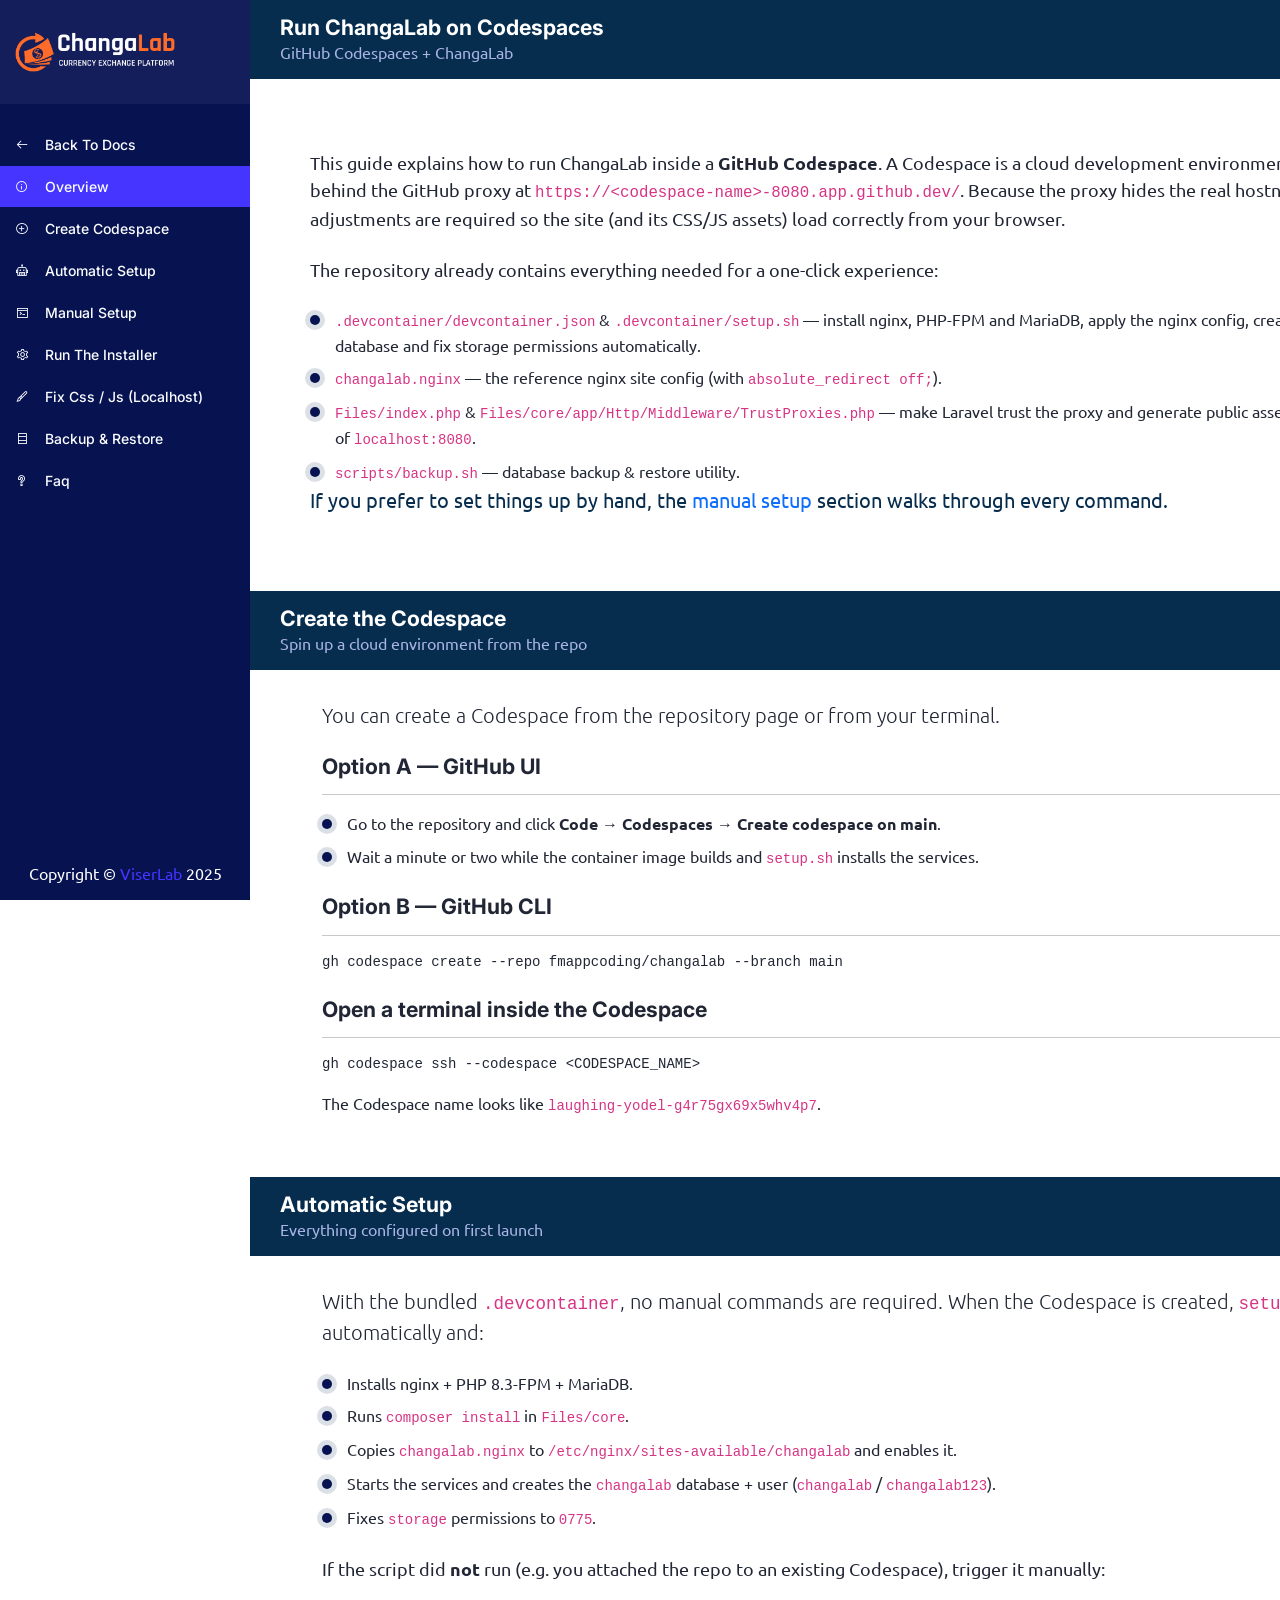
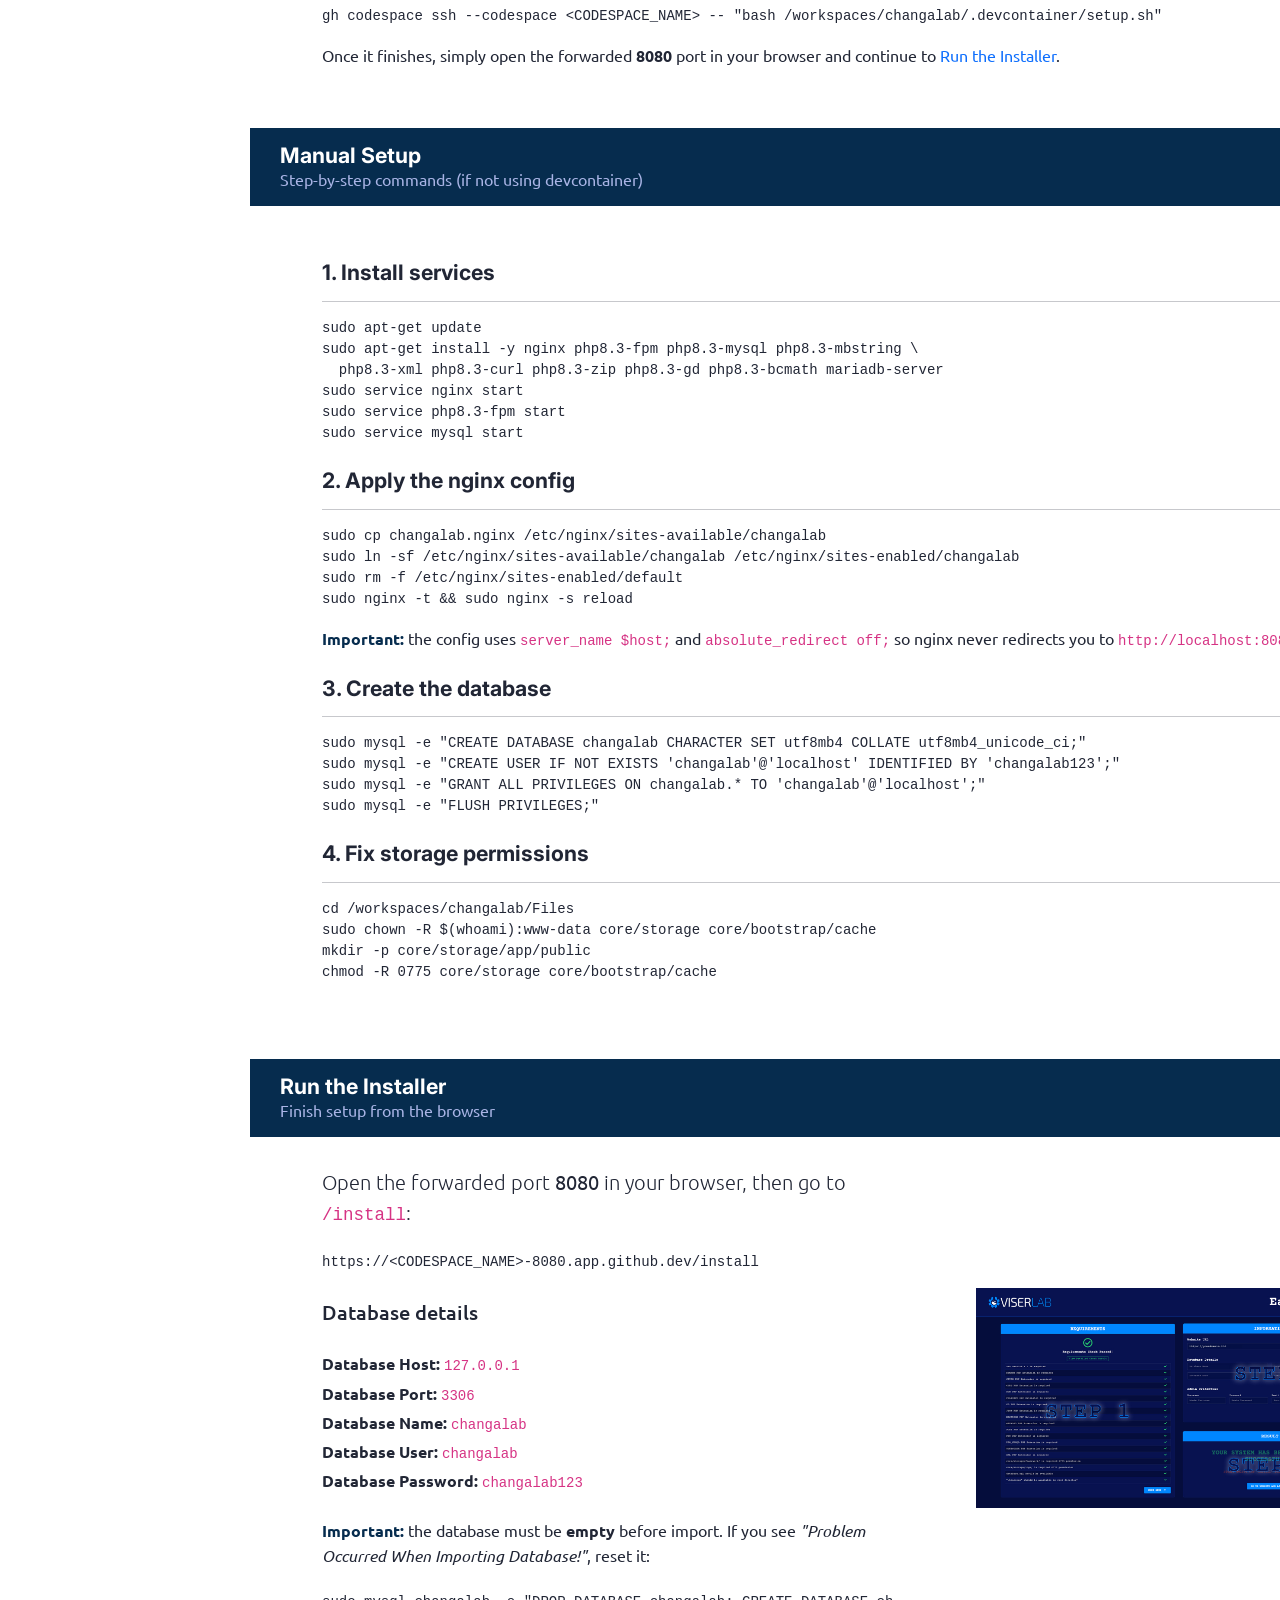
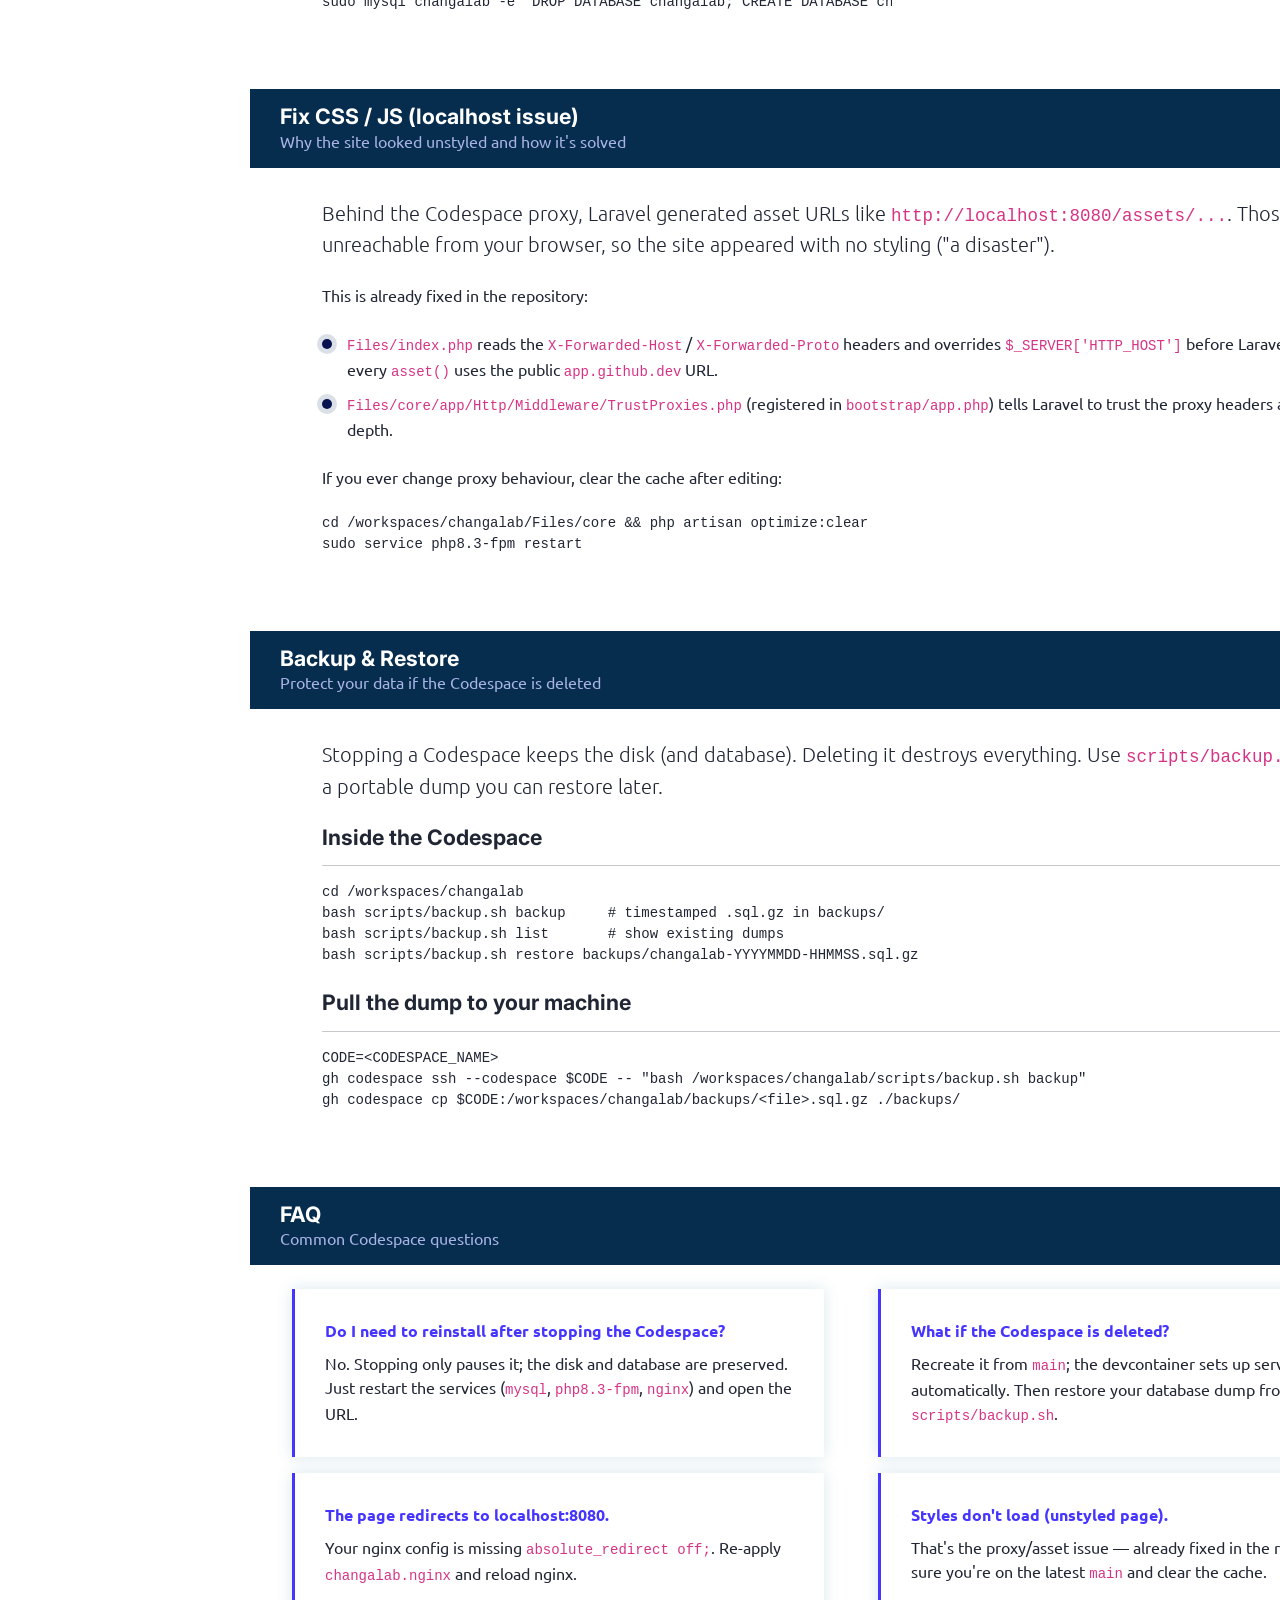
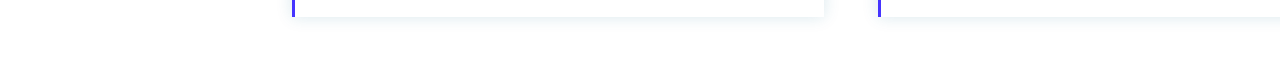
<file: Documentation/codespace-setup.html>
<!DOCTYPE html>
<html lang="en">
  <head>
    <meta charset="UTF-8" />
    <meta http-equiv="X-UA-Compatible" content="IE=edge" />
    <meta name="viewport" content="width=device-width, initial-scale=1.0" />
    <title>ChangaLab - Run on GitHub Codespaces</title>
    <!-- favicon -->
    <link
      rel="icon"
      href="assets/images/favicon.png"
      sizes="16x16"
      type="image/png"
    />
    <!-- bootstrap 5  -->
    <link rel="stylesheet" href="assets/css/lib/bootstrap.min.css" />
    <!-- fontawesome 5  -->
    <link rel="stylesheet" href="assets/css/lib/font-awesome.css" />
    <!-- lineawesome font -->
    <link rel="stylesheet" href="assets/css/lib/line-awesome.css" />
    <!-- Simplebar Js  -->
    <link rel="stylesheet" href="assets/css/lib/simplebar.css" />
    <!-- main css -->
    <link rel="stylesheet" href="assets/css/main.css" />
  </head>

  <body data-bs-spy="scroll" data-bs-target="#docNav" data-bs-offset="50">
    <header class="mobile-header">
      <div class="container">
        <div class="row g-4 align-items-center justify-content-between">
          <div class="col-6">
            <!-- Logo  -->
            <a href="index.html" class="logo">
              <img
                src="assets/images/logo.png"
                alt="images"
                class="img-fluid logo__is"
              />
            </a>
            <!-- Logo End -->
          </div>
          <div class="col-6">
            <div class="text-end">
              <button type="button" class="btn btn--sqr sidebar-toggler">
                <i class="fas fa-bars"></i>
                <i class="fas fa-times"></i>
              </button>
            </div>
          </div>
        </div>
      </div>
    </header>

    <div class="doc">
      <div class="doc__sidebar" id="docNav">
        <div class="doc-logo">
          <!-- Logo  -->
          <a href="index.html" class="logo">
            <img
              src="assets/images/logo.png"
              alt="images"
              class="img-fluid logo__is"
            />
          </a>
          <!-- Logo End -->
        </div>
        <nav class="doc-nav" data-simplebar>
          <ul class="list doc-nav__list">
            <li>
              <a href="index.html" class="doc-nav__link nav-link">
                <span class="list list--row align-items-center"
                  ><i class="las la-arrow-left"></i>
                  <span class="d-block">back to docs</span></span
                >
              </a>
            </li>
            <li>
              <a href="#overview" class="doc-nav__link nav-link">
                <span class="list list--row align-items-center"
                  ><i class="las la-info-circle"></i>
                  <span class="d-block">overview</span></span
                >
              </a>
            </li>
            <li>
              <a href="#create" class="doc-nav__link nav-link">
                <span class="list list--row align-items-center"
                  ><i class="las la-plus-circle"></i>
                  <span class="d-block">create codespace</span></span
                >
              </a>
            </li>
            <li>
              <a href="#automatic" class="doc-nav__link nav-link">
                <span class="list list--row align-items-center"
                  ><i class="las la-robot"></i>
                  <span class="d-block">automatic setup</span></span
                >
              </a>
            </li>
            <li>
              <a href="#manual" class="doc-nav__link nav-link">
                <span class="list list--row align-items-center"
                  ><i class="las la-terminal"></i>
                  <span class="d-block">manual setup</span></span
                >
              </a>
            </li>
            <li>
              <a href="#install" class="doc-nav__link nav-link">
                <span class="list list--row align-items-center"
                  ><i class="las la-cog"></i>
                  <span class="d-block">run the installer</span></span
                >
              </a>
            </li>
            <li>
              <a href="#assets" class="doc-nav__link nav-link">
                <span class="list list--row align-items-center"
                  ><i class="las la-paint-brush"></i>
                  <span class="d-block">fix css / js (localhost)</span></span
                >
              </a>
            </li>
            <li>
              <a href="#backup" class="doc-nav__link nav-link">
                <span class="list list--row align-items-center"
                  ><i class="las la-database"></i>
                  <span class="d-block">backup &amp; restore</span></span
                >
              </a>
            </li>
            <li>
              <a href="#faq" class="doc-nav__link nav-link">
                <span class="list list--row align-items-center"
                  ><i class="las la-question"></i>
                  <span class="d-block">faq</span></span
                >
              </a>
            </li>
          </ul>
        </nav>
        <div class="copyright">
          <p class="m-0 text--white px-3 text-center">
            Copyright ©
            <a href="https://viserlab.com/" class="t-link t-link--canvas"
              >ViserLab</a
            >
            2025
          </p>
        </div>
      </div>
      <div class="doc__body">
        <!-- OVERVIEW -->
        <div id="overview" class="section--sm section--first">
          <div class="list">
            <div class="doc-head">
              <div class="doc-head__content">
                <h5 class="doc-head__title">Run ChangaLab on Codespaces</h5>
                <span class="doc-head__sub-title">
                  GitHub Codespaces + ChangaLab
                </span>
              </div>
            </div>
            <div class="doc-body">
              <p class="mt-4 lg-text">
                This guide explains how to run ChangaLab inside a
                <strong>GitHub Codespace</strong>. A Codespace is a cloud
                development environment that runs behind the GitHub proxy at
                <code>https://&lt;codespace-name&gt;-8080.app.github.dev/</code>.
                Because the proxy hides the real hostname, a few adjustments
                are required so the site (and its CSS/JS assets) load
                correctly from your browser.
              </p>
              <p class="mt-4 lg-text">
                The repository already contains everything needed for a
                one-click experience:
              </p>
              <ul class="list list--base" style="--gap: 0.5rem">
                <li>
                  <p class="m-0">
                    <code>.devcontainer/devcontainer.json</code> &amp;
                    <code>.devcontainer/setup.sh</code> — install nginx,
                    PHP-FPM and MariaDB, apply the nginx config, create the
                    database and fix storage permissions automatically.
                  </p>
                </li>
                <li>
                  <p class="m-0">
                    <code>changalab.nginx</code> — the reference nginx site
                    config (with <code>absolute_redirect off;</code>).
                  </p>
                </li>
                <li>
                  <p class="m-0">
                    <code>Files/index.php</code> &amp;
                    <code>Files/core/app/Http/Middleware/TrustProxies.php</code>
                    — make Laravel trust the proxy and generate public asset
                    URLs instead of <code>localhost:8080</code>.
                  </p>
                </li>
                <li>
                  <p class="m-0">
                    <code>scripts/backup.sh</code> — database backup &amp;
                    restore utility.
                  </p>
                </li>
              </ul>
              <blockquote class="blockquote text--accent">
                If you prefer to set things up by hand, the
                <a class="t-link" href="#manual">manual setup</a> section walks
                through every command.
              </blockquote>
            </div>
          </div>
        </div>

        <!-- CREATE -->
        <div id="create" class="section--sm">
          <div class="container-fluid p-0">
            <div class="row g-0">
              <div class="col-12">
                <div class="doc-head">
                  <div class="doc-head__content">
                    <h5 class="doc-head__title">Create the Codespace</h5>
                    <span class="doc-head__sub-title">
                      Spin up a cloud environment from the repo
                    </span>
                  </div>
                </div>
              </div>
            </div>
          </div>
          <div class="container-fluid">
            <div class="row">
              <div class="col-12">
                <div class="doc-body">
                  <p class="lead">
                    You can create a Codespace from the repository page or from
                    your terminal.
                  </p>
                  <h5>Option A — GitHub UI</h5>
                  <hr />
                  <ul class="list list--base" style="--gap: 0.5rem">
                    <li>
                      <p class="m-0">
                        Go to the repository and click
                        <strong>Code → Codespaces → Create codespace on main</strong>.
                      </p>
                    </li>
                    <li>
                      <p class="m-0">
                        Wait a minute or two while the container image builds
                        and <code>setup.sh</code> installs the services.
                      </p>
                    </li>
                  </ul>
                  <h5 class="mt-4">Option B — GitHub CLI</h5>
                  <hr />
                  <pre class="doc-code"><code>gh codespace create --repo fmappcoding/changalab --branch main</code></pre>
                  <h5 class="mt-4">Open a terminal inside the Codespace</h5>
                  <hr />
                  <pre class="doc-code"><code>gh codespace ssh --codespace &lt;CODESPACE_NAME&gt;</code></pre>
                  <p class="m-0 mt-3">
                    The Codespace name looks like
                    <code>laughing-yodel-g4r75gx69x5whv4p7</code>.
                  </p>
                </div>
              </div>
            </div>
          </div>
        </div>

        <!-- AUTOMATIC -->
        <div id="automatic" class="section--sm">
          <div class="container-fluid p-0">
            <div class="row g-0">
              <div class="col-12">
                <div class="doc-head">
                  <div class="doc-head__content">
                    <h5 class="doc-head__title">Automatic Setup</h5>
                    <span class="doc-head__sub-title">
                      Everything configured on first launch
                    </span>
                  </div>
                </div>
              </div>
            </div>
          </div>
          <div class="container-fluid">
            <div class="row">
              <div class="col-12">
                <div class="doc-body">
                  <p class="lead">
                    With the bundled <code>.devcontainer</code>, no manual
                    commands are required. When the Codespace is created,
                    <code>setup.sh</code> runs automatically and:
                  </p>
                  <ul class="list list--base" style="--gap: 0.5rem">
                    <li><p class="m-0">Installs nginx + PHP 8.3-FPM + MariaDB.</p></li>
                    <li><p class="m-0">Runs <code>composer install</code> in <code>Files/core</code>.</p></li>
                    <li>
                      <p class="m-0">
                        Copies <code>changalab.nginx</code> to
                        <code>/etc/nginx/sites-available/changalab</code> and
                        enables it.
                      </p>
                    </li>
                    <li>
                      <p class="m-0">
                        Starts the services and creates the
                        <code>changalab</code> database + user
                        (<code>changalab</code> / <code>changalab123</code>).
                      </p>
                    </li>
                    <li>
                      <p class="m-0">
                        Fixes <code>storage</code> permissions to <code>0775</code>.
                      </p>
                    </li>
                  </ul>
                  <p class="mt-4 lg-text">
                    If the script did <strong>not</strong> run (e.g. you attached
                    the repo to an existing Codespace), trigger it manually:
                  </p>
                  <pre
                    class="doc-code"
                  ><code>gh codespace ssh --codespace &lt;CODESPACE_NAME&gt; -- "bash /workspaces/changalab/.devcontainer/setup.sh"</code></pre>
                  <p class="mt-3 m-0">
                    Once it finishes, simply open the forwarded
                    <strong>8080</strong> port in your browser and continue to
                    <a class="t-link" href="#install">Run the Installer</a>.
                  </p>
                </div>
              </div>
            </div>
          </div>
        </div>

        <!-- MANUAL -->
        <div id="manual" class="section--sm">
          <div class="container-fluid p-0">
            <div class="row g-0">
              <div class="col-12">
                <div class="doc-head">
                  <div class="doc-head__content">
                    <h5 class="doc-head__title">Manual Setup</h5>
                    <span class="doc-head__sub-title">
                      Step-by-step commands (if not using devcontainer)
                    </span>
                  </div>
                </div>
              </div>
            </div>
          </div>
          <div class="container-fluid">
            <div class="row">
              <div class="col-12">
                <div class="doc-body">
                  <h5>1. Install services</h5>
                  <hr />
                  <pre class="doc-code"><code>sudo apt-get update
sudo apt-get install -y nginx php8.3-fpm php8.3-mysql php8.3-mbstring \
  php8.3-xml php8.3-curl php8.3-zip php8.3-gd php8.3-bcmath mariadb-server
sudo service nginx start
sudo service php8.3-fpm start
sudo service mysql start</code></pre>

                  <h5 class="mt-4">2. Apply the nginx config</h5>
                  <hr />
                  <pre class="doc-code"><code>sudo cp changalab.nginx /etc/nginx/sites-available/changalab
sudo ln -sf /etc/nginx/sites-available/changalab /etc/nginx/sites-enabled/changalab
sudo rm -f /etc/nginx/sites-enabled/default
sudo nginx -t && sudo nginx -s reload</code></pre>
                  <p class="m-0 mt-2">
                    <span class="text--accent fw-bold">Important:</span> the
                    config uses <code>server_name $host;</code> and
                    <code>absolute_redirect off;</code> so nginx never redirects
                    you to <code>http://localhost:8080</code>.
                  </p>

                  <h5 class="mt-4">3. Create the database</h5>
                  <hr />
                  <pre class="doc-code"><code>sudo mysql -e "CREATE DATABASE changalab CHARACTER SET utf8mb4 COLLATE utf8mb4_unicode_ci;"
sudo mysql -e "CREATE USER IF NOT EXISTS 'changalab'@'localhost' IDENTIFIED BY 'changalab123';"
sudo mysql -e "GRANT ALL PRIVILEGES ON changalab.* TO 'changalab'@'localhost';"
sudo mysql -e "FLUSH PRIVILEGES;"</code></pre>

                  <h5 class="mt-4">4. Fix storage permissions</h5>
                  <hr />
                  <pre class="doc-code"><code>cd /workspaces/changalab/Files
sudo chown -R $(whoami):www-data core/storage core/bootstrap/cache
mkdir -p core/storage/app/public
chmod -R 0775 core/storage core/bootstrap/cache</code></pre>
                </div>
              </div>
            </div>
          </div>
        </div>

        <!-- INSTALL -->
        <div id="install" class="section--sm">
          <div class="container-fluid p-0">
            <div class="row g-0">
              <div class="col-12">
                <div class="doc-head">
                  <div class="doc-head__content">
                    <h5 class="doc-head__title">Run the Installer</h5>
                    <span class="doc-head__sub-title">
                      Finish setup from the browser
                    </span>
                  </div>
                </div>
              </div>
            </div>
          </div>
          <div class="container-fluid">
            <div class="row">
              <div class="col-12">
                <div class="row g-4 align-items-center">
                  <div class="col-xl-7">
                    <div class="doc-body">
                      <p class="lead">
                        Open the forwarded port <strong>8080</strong> in your
                        browser, then go to <code>/install</code>:
                      </p>
                      <pre
                        class="doc-code"
                      ><code>https://&lt;CODESPACE_NAME&gt;-8080.app.github.dev/install</code></pre>
                      <p class="xl-text fw-md mt-4">Database details</p>
                      <ul class="list" style="--gap: 0.2rem">
                        <li><strong>Database Host:</strong> <code>127.0.0.1</code></li>
                        <li><strong>Database Port:</strong> <code>3306</code></li>
                        <li><strong>Database Name:</strong> <code>changalab</code></li>
                        <li><strong>Database User:</strong> <code>changalab</code></li>
                        <li><strong>Database Password:</strong> <code>changalab123</code></li>
                      </ul>
                      <p class="mt-4">
                        <span class="text--accent fw-bold">Important:</span> the
                        database must be <strong>empty</strong> before import. If
                        you see
                        <em>"Problem Occurred When Importing Database!"</em>,
                        reset it:
                      </p>
                      <pre
                        class="doc-code"
                      ><code>sudo mysql changalab -e "DROP DATABASE changalab; CREATE DATABASE changalab CHARACTER SET utf8mb4 COLLATE utf8mb4_unicode_ci;"</code></pre>
                    </div>
                  </div>
                  <div class="col-xl-5">
                    <div class="doc-body--alt t-center">
                      <img
                        src="assets/images/installation.png"
                        alt="installation"
                        class="img-fluid"
                      />
                    </div>
                  </div>
                </div>
              </div>
            </div>
          </div>
        </div>

        <!-- ASSETS -->
        <div id="assets" class="section--sm">
          <div class="container-fluid p-0">
            <div class="row g-0">
              <div class="col-12">
                <div class="doc-head">
                  <div class="doc-head__content">
                    <h5 class="doc-head__title">Fix CSS / JS (localhost issue)</h5>
                    <span class="doc-head__sub-title">
                      Why the site looked unstyled and how it's solved
                    </span>
                  </div>
                </div>
              </div>
            </div>
          </div>
          <div class="container-fluid">
            <div class="row">
              <div class="col-12">
                <div class="doc-body">
                  <p class="lead">
                    Behind the Codespace proxy, Laravel generated asset URLs
                    like <code>http://localhost:8080/assets/...</code>. Those
                    are unreachable from your browser, so the site appeared with
                    no styling ("a disaster").
                  </p>
                  <p>This is already fixed in the repository:</p>
                  <ul class="list list--base" style="--gap: 0.5rem">
                    <li>
                      <p class="m-0">
                        <code>Files/index.php</code> reads the
                        <code>X-Forwarded-Host</code> /
                        <code>X-Forwarded-Proto</code> headers and overrides
                        <code>$_SERVER['HTTP_HOST']</code> before Laravel boots,
                        so every <code>asset()</code> uses the public
                        <code>app.github.dev</code> URL.
                      </p>
                    </li>
                    <li>
                      <p class="m-0">
                        <code>Files/core/app/Http/Middleware/TrustProxies.php</code>
                        (registered in <code>bootstrap/app.php</code>) tells
                        Laravel to trust the proxy headers as defense-in-depth.
                      </p>
                    </li>
                  </ul>
                  <p class="mt-4">
                    If you ever change proxy behaviour, clear the cache after
                    editing:
                  </p>
                  <pre
                    class="doc-code"
                  ><code>cd /workspaces/changalab/Files/core && php artisan optimize:clear
sudo service php8.3-fpm restart</code></pre>
                </div>
              </div>
            </div>
          </div>
        </div>

        <!-- BACKUP -->
        <div id="backup" class="section--sm">
          <div class="container-fluid p-0">
            <div class="row g-0">
              <div class="col-12">
                <div class="doc-head">
                  <div class="doc-head__content">
                    <h5 class="doc-head__title">Backup &amp; Restore</h5>
                    <span class="doc-head__sub-title">
                      Protect your data if the Codespace is deleted
                    </span>
                  </div>
                </div>
              </div>
            </div>
          </div>
          <div class="container-fluid">
            <div class="row">
              <div class="col-12">
                <div class="doc-body">
                  <p class="lead">
                    Stopping a Codespace keeps the disk (and database). Deleting
                    it destroys everything. Use <code>scripts/backup.sh</code>
                    to take a portable dump you can restore later.
                  </p>
                  <h5>Inside the Codespace</h5>
                  <hr />
                  <pre class="doc-code"><code>cd /workspaces/changalab
bash scripts/backup.sh backup     # timestamped .sql.gz in backups/
bash scripts/backup.sh list       # show existing dumps
bash scripts/backup.sh restore backups/changalab-YYYYMMDD-HHMMSS.sql.gz</code></pre>
                  <h5 class="mt-4">Pull the dump to your machine</h5>
                  <hr />
                  <pre class="doc-code"><code>CODE=&lt;CODESPACE_NAME&gt;
gh codespace ssh --codespace $CODE -- "bash /workspaces/changalab/scripts/backup.sh backup"
gh codespace cp $CODE:/workspaces/changalab/backups/&lt;file&gt;.sql.gz ./backups/</code></pre>
                </div>
              </div>
            </div>
          </div>
        </div>

        <!-- FAQ -->
        <div id="faq" class="section--sm">
          <div class="container-fluid p-0">
            <div class="row g-0">
              <div class="col-12">
                <div class="doc-head">
                  <div class="doc-head__content">
                    <h5 class="doc-head__title">FAQ</h5>
                    <span class="doc-head__sub-title">
                      Common Codespace questions
                    </span>
                  </div>
                </div>
              </div>
            </div>
          </div>
          <div class="container-fluid">
            <div class="row">
              <div class="col-12">
                <div class="row mt-4">
                  <div class="col-md-6 mb-3">
                    <div class="faq-body">
                      <p class="mb-2 fw-bold text--canvas">
                        Do I need to reinstall after stopping the Codespace?
                      </p>
                      <p class="m-0">
                        No. Stopping only pauses it; the disk and database are
                        preserved. Just restart the services
                        (<code>mysql</code>, <code>php8.3-fpm</code>,
                        <code>nginx</code>) and open the URL.
                      </p>
                    </div>
                  </div>
                  <div class="col-md-6 mb-3">
                    <div class="faq-body">
                      <p class="mb-2 fw-bold text--canvas">
                        What if the Codespace is deleted?
                      </p>
                      <p class="m-0">
                        Recreate it from <code>main</code>; the devcontainer sets
                        up services automatically. Then restore your database
                        dump from <code>scripts/backup.sh</code>.
                      </p>
                    </div>
                  </div>
                  <div class="col-md-6 mb-3">
                    <div class="faq-body">
                      <p class="mb-2 fw-bold text--canvas">
                        The page redirects to localhost:8080.
                      </p>
                      <p class="m-0">
                        Your nginx config is missing
                        <code>absolute_redirect off;</code>. Re-apply
                        <code>changalab.nginx</code> and reload nginx.
                      </p>
                    </div>
                  </div>
                  <div class="col-md-6 mb-3">
                    <div class="faq-body">
                      <p class="mb-2 fw-bold text--canvas">
                        Styles don't load (unstyled page).
                      </p>
                      <p class="m-0">
                        That's the proxy/asset issue — already fixed in the
                        repo. Make sure you're on the latest
                        <code>main</code> and clear the cache.
                      </p>
                    </div>
                  </div>
                </div>
              </div>
            </div>
          </div>
        </div>
      </div>
    </div>

    <!-- jQuery library -->
    <script src="assets/js/lib/jquery-3.6.0.min.js"></script>
    <!-- bootstrap 5 js -->
    <script src="assets/js/lib/bootstrap.bundle.min.js"></script>
    <!-- Simplebar Js  -->
    <script src="assets/js/lib/simplebar.js"></script>
    <!-- main js -->
    <script src="assets/js/app.js"></script>
  </body>
</html>
</file>
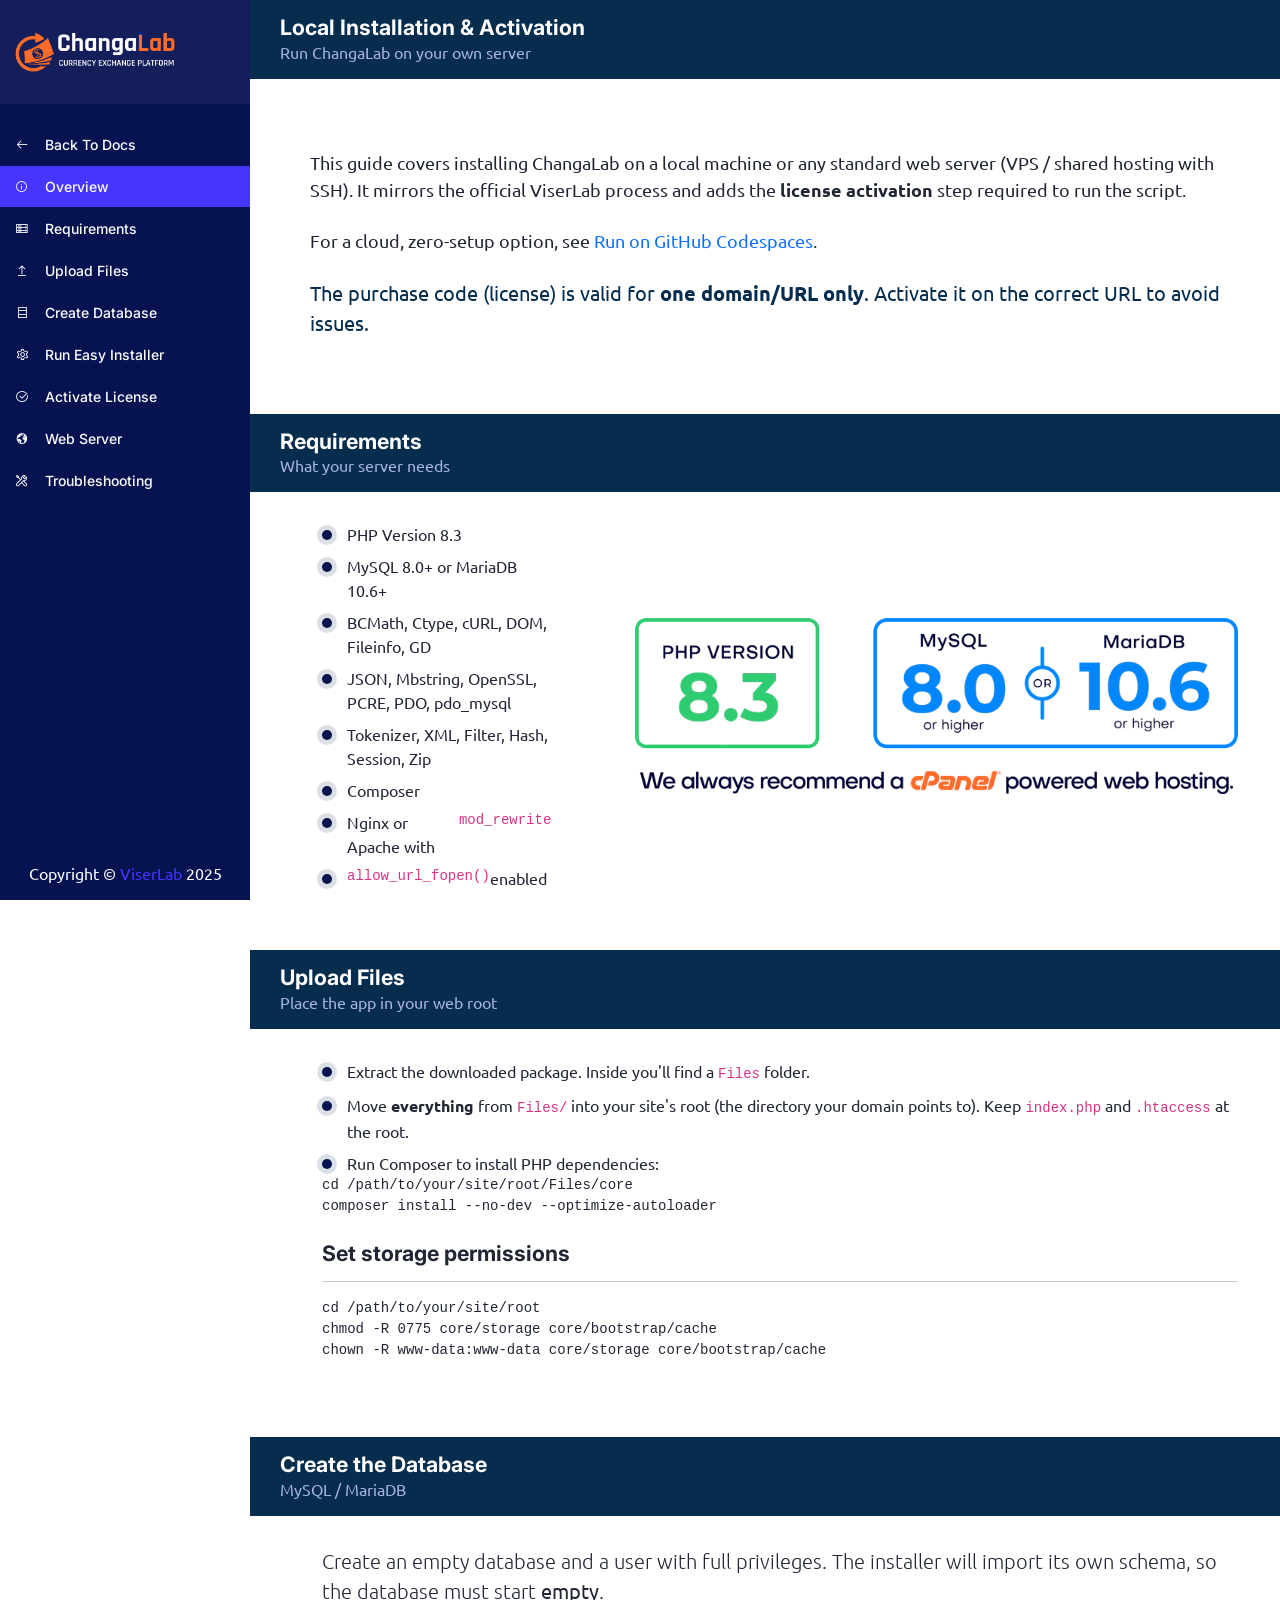
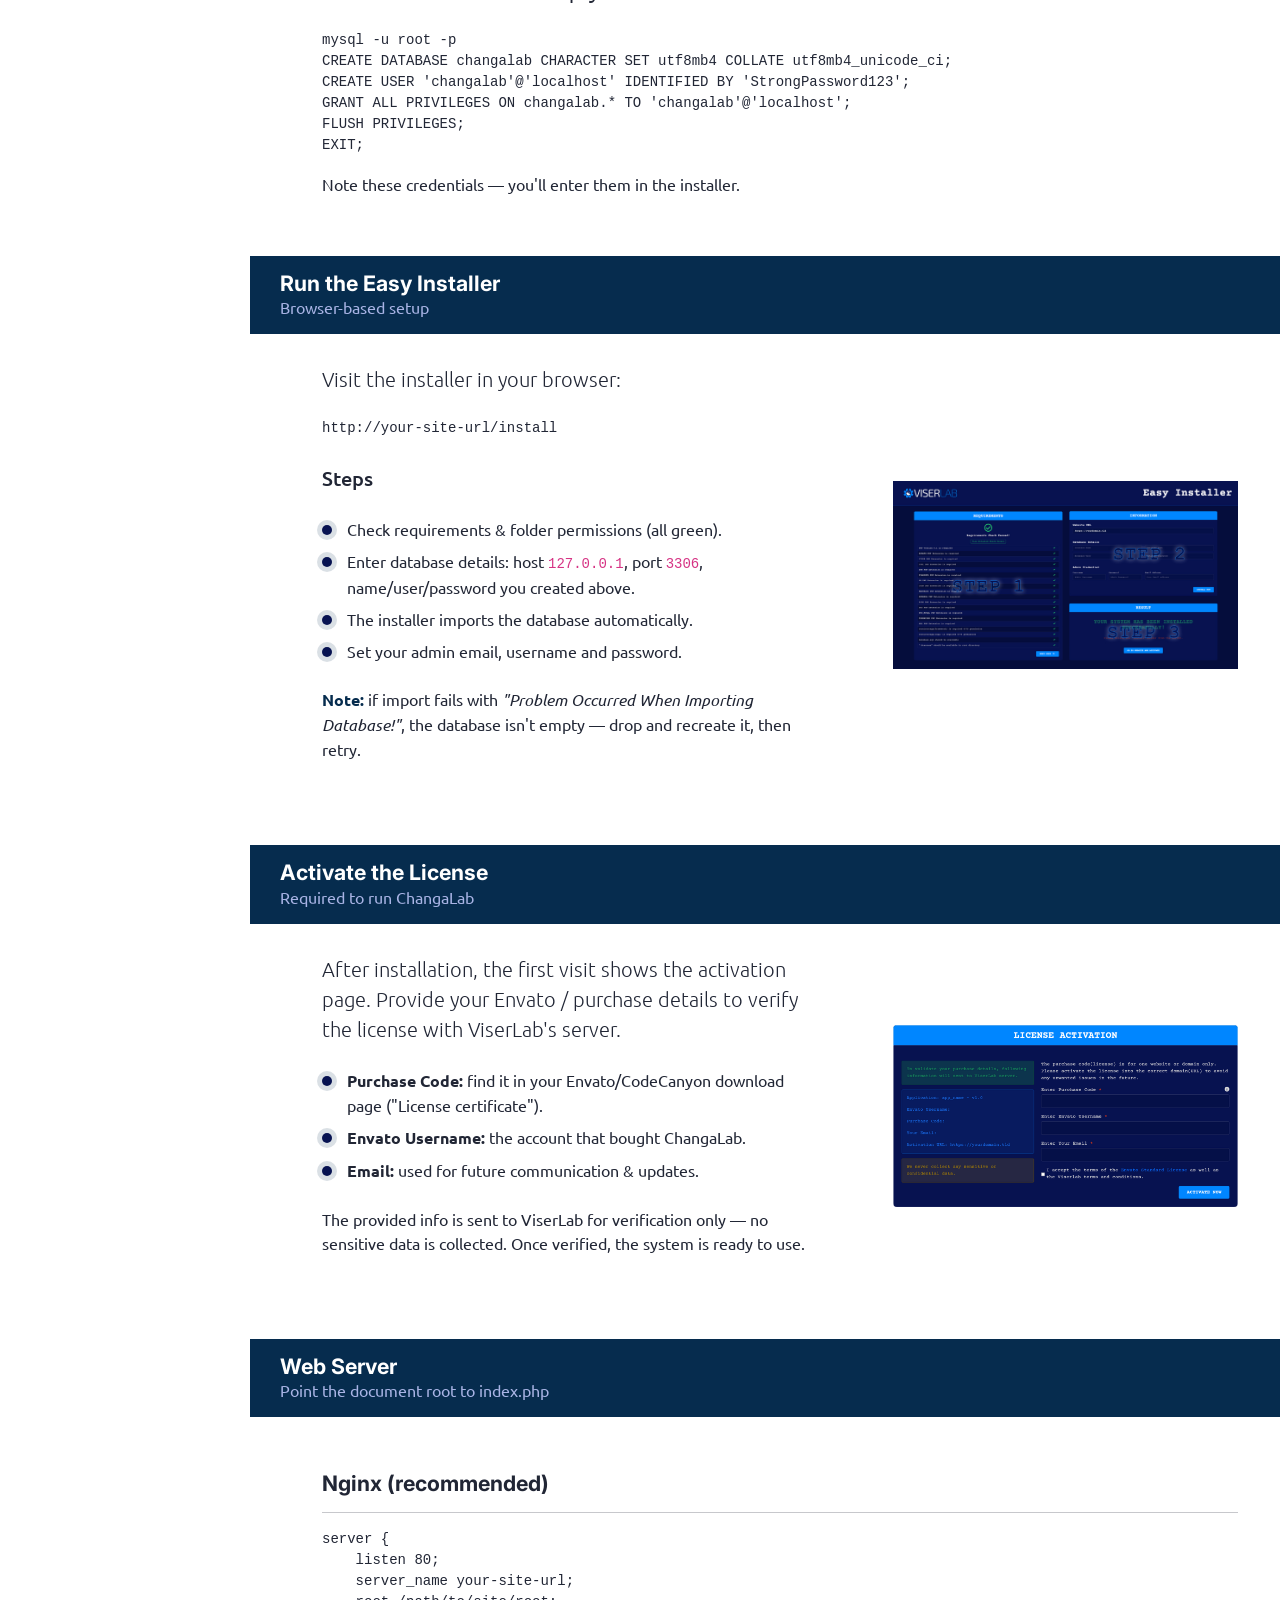
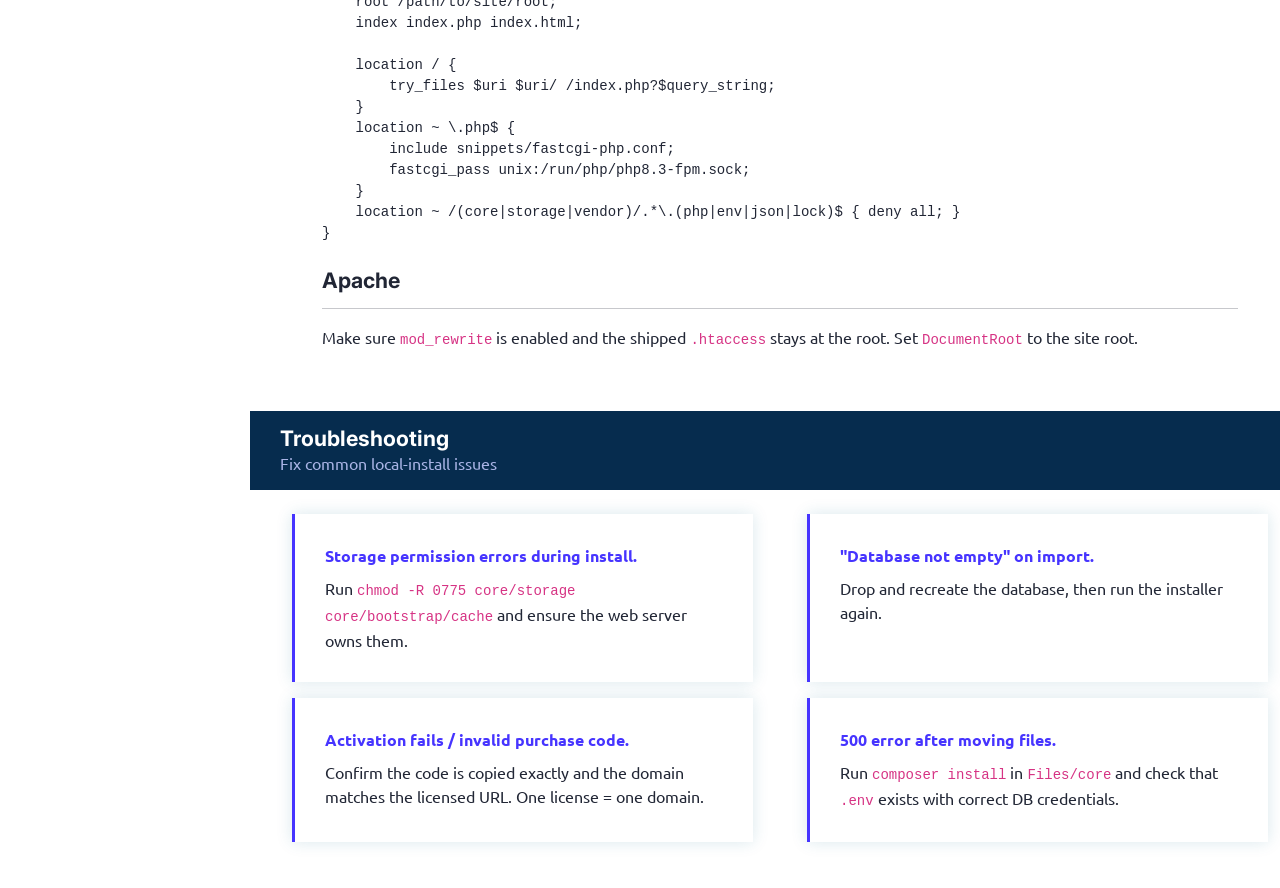
<file: Documentation/local-setup.html>
<!DOCTYPE html>
<html lang="en">
  <head>
    <meta charset="UTF-8" />
    <meta http-equiv="X-UA-Compatible" content="IE=edge" />
    <meta name="viewport" content="width=device-width, initial-scale=1.0" />
    <title>ChangaLab - Local Installation &amp; Activation</title>
    <!-- favicon -->
    <link
      rel="icon"
      href="assets/images/favicon.png"
      sizes="16x16"
      type="image/png"
    />
    <!-- bootstrap 5  -->
    <link rel="stylesheet" href="assets/css/lib/bootstrap.min.css" />
    <!-- fontawesome 5  -->
    <link rel="stylesheet" href="assets/css/lib/font-awesome.css" />
    <!-- lineawesome font -->
    <link rel="stylesheet" href="assets/css/lib/line-awesome.css" />
    <!-- Simplebar Js  -->
    <link rel="stylesheet" href="assets/css/lib/simplebar.css" />
    <!-- main css -->
    <link rel="stylesheet" href="assets/css/main.css" />
  </head>

  <body data-bs-spy="scroll" data-bs-target="#docNav" data-bs-offset="50">
    <header class="mobile-header">
      <div class="container">
        <div class="row g-4 align-items-center justify-content-between">
          <div class="col-6">
            <!-- Logo  -->
            <a href="index.html" class="logo">
              <img
                src="assets/images/logo.png"
                alt="images"
                class="img-fluid logo__is"
              />
            </a>
            <!-- Logo End -->
          </div>
          <div class="col-6">
            <div class="text-end">
              <button type="button" class="btn btn--sqr sidebar-toggler">
                <i class="fas fa-bars"></i>
                <i class="fas fa-times"></i>
              </button>
            </div>
          </div>
        </div>
      </div>
    </header>

    <div class="doc">
      <div class="doc__sidebar" id="docNav">
        <div class="doc-logo">
          <!-- Logo  -->
          <a href="index.html" class="logo">
            <img
              src="assets/images/logo.png"
              alt="images"
              class="img-fluid logo__is"
            />
          </a>
          <!-- Logo End -->
        </div>
        <nav class="doc-nav" data-simplebar>
          <ul class="list doc-nav__list">
            <li>
              <a href="index.html" class="doc-nav__link nav-link">
                <span class="list list--row align-items-center"
                  ><i class="las la-arrow-left"></i>
                  <span class="d-block">back to docs</span></span
                >
              </a>
            </li>
            <li>
              <a href="#overview" class="doc-nav__link nav-link">
                <span class="list list--row align-items-center"
                  ><i class="las la-info-circle"></i>
                  <span class="d-block">overview</span></span
                >
              </a>
            </li>
            <li>
              <a href="#requirements" class="doc-nav__link nav-link">
                <span class="list list--row align-items-center"
                  ><i class="las la-server"></i>
                  <span class="d-block">requirements</span></span
                >
              </a>
            </li>
            <li>
              <a href="#upload" class="doc-nav__link nav-link">
                <span class="list list--row align-items-center"
                  ><i class="las la-upload"></i>
                  <span class="d-block">upload files</span></span
                >
              </a>
            </li>
            <li>
              <a href="#database" class="doc-nav__link nav-link">
                <span class="list list--row align-items-center"
                  ><i class="las la-database"></i>
                  <span class="d-block">create database</span></span
                >
              </a>
            </li>
            <li>
              <a href="#installer" class="doc-nav__link nav-link">
                <span class="list list--row align-items-center"
                  ><i class="las la-cog"></i>
                  <span class="d-block">run easy installer</span></span
                >
              </a>
            </li>
            <li>
              <a href="#activation" class="doc-nav__link nav-link">
                <span class="list list--row align-items-center"
                  ><i class="las la-check-circle"></i>
                  <span class="d-block">activate license</span></span
                >
              </a>
            </li>
            <li>
              <a href="#webserver" class="doc-nav__link nav-link">
                <span class="list list--row align-items-center"
                  ><i class="las la-globe"></i>
                  <span class="d-block">web server</span></span
                >
              </a>
            </li>
            <li>
              <a href="#troubleshoot" class="doc-nav__link nav-link">
                <span class="list list--row align-items-center"
                  ><i class="las la-tools"></i>
                  <span class="d-block">troubleshooting</span></span
                >
              </a>
            </li>
          </ul>
        </nav>
        <div class="copyright">
          <p class="m-0 text--white px-3 text-center">
            Copyright ©
            <a href="https://viserlab.com/" class="t-link t-link--canvas"
              >ViserLab</a
            >
            2025
          </p>
        </div>
      </div>
      <div class="doc__body">
        <!-- OVERVIEW -->
        <div id="overview" class="section--sm section--first">
          <div class="list">
            <div class="doc-head">
              <div class="doc-head__content">
                <h5 class="doc-head__title">Local Installation &amp; Activation</h5>
                <span class="doc-head__sub-title">
                  Run ChangaLab on your own server
                </span>
              </div>
            </div>
            <div class="doc-body">
              <p class="mt-4 lg-text">
                This guide covers installing ChangaLab on a local machine or any
                standard web server (VPS / shared hosting with SSH). It mirrors
                the official ViserLab process and adds the
                <strong>license activation</strong> step required to run the
                script.
              </p>
              <p class="mt-4 lg-text">
                For a cloud, zero-setup option, see
                <a class="t-link" href="codespace-setup.html"
                  >Run on GitHub Codespaces</a
                >.
              </p>
              <blockquote class="blockquote text--accent">
                The purchase code (license) is valid for
                <strong>one domain/URL only</strong>. Activate it on the correct
                URL to avoid issues.
              </blockquote>
            </div>
          </div>
        </div>

        <!-- REQUIREMENTS -->
        <div id="requirements" class="section--sm">
          <div class="container-fluid p-0">
            <div class="row g-0">
              <div class="col-12">
                <div class="doc-head">
                  <div class="doc-head__content">
                    <h5 class="doc-head__title">Requirements</h5>
                    <span class="doc-head__sub-title">
                      What your server needs
                    </span>
                  </div>
                </div>
              </div>
            </div>
          </div>
          <div class="container-fluid">
            <div class="row">
              <div class="col-12">
                <div class="row g-4 align-items-center">
                  <div class="col-xl-4">
                    <div class="doc-body">
                      <ul class="list list--base" style="--gap: 0.5rem">
                        <li>PHP Version 8.3</li>
                        <li>MySQL 8.0+ or MariaDB 10.6+</li>
                        <li>BCMath, Ctype, cURL, DOM, Fileinfo, GD</li>
                        <li>JSON, Mbstring, OpenSSL, PCRE, PDO, pdo_mysql</li>
                        <li>Tokenizer, XML, Filter, Hash, Session, Zip</li>
                        <li>Composer</li>
                        <li>Nginx or Apache with <code>mod_rewrite</code></li>
                        <li><code>allow_url_fopen()</code> enabled</li>
                      </ul>
                    </div>
                  </div>
                  <div class="col-xl-8">
                    <div class="doc-body--alt t-center">
                      <img
                        src="assets/images/server.png"
                        alt="server"
                        class="img-fluid w-100"
                      />
                    </div>
                  </div>
                </div>
              </div>
            </div>
          </div>
        </div>

        <!-- UPLOAD -->
        <div id="upload" class="section--sm">
          <div class="container-fluid p-0">
            <div class="row g-0">
              <div class="col-12">
                <div class="doc-head">
                  <div class="doc-head__content">
                    <h5 class="doc-head__title">Upload Files</h5>
                    <span class="doc-head__sub-title">
                      Place the app in your web root
                    </span>
                  </div>
                </div>
              </div>
            </div>
          </div>
          <div class="container-fluid">
            <div class="row">
              <div class="col-12">
                <div class="doc-body">
                  <ul class="list list--base" style="--gap: 0.5rem">
                    <li>
                      <p class="m-0">
                        Extract the downloaded package. Inside you'll find a
                        <code>Files</code> folder.
                      </p>
                    </li>
                    <li>
                      <p class="m-0">
                        Move <strong>everything</strong> from
                        <code>Files/</code> into your site's root (the directory
                        your domain points to). Keep <code>index.php</code> and
                        <code>.htaccess</code> at the root.
                      </p>
                    </li>
                    <li>
                      <p class="m-0">
                        Run Composer to install PHP dependencies:
                      </p>
                    </li>
                  </ul>
                  <pre class="doc-code"><code>cd /path/to/your/site/root/Files/core
composer install --no-dev --optimize-autoloader</code></pre>
                  <h5 class="mt-4">Set storage permissions</h5>
                  <hr />
                  <pre class="doc-code"><code>cd /path/to/your/site/root
chmod -R 0775 core/storage core/bootstrap/cache
chown -R www-data:www-data core/storage core/bootstrap/cache</code></pre>
                </div>
              </div>
            </div>
          </div>
        </div>

        <!-- DATABASE -->
        <div id="database" class="section--sm">
          <div class="container-fluid p-0">
            <div class="row g-0">
              <div class="col-12">
                <div class="doc-head">
                  <div class="doc-head__content">
                    <h5 class="doc-head__title">Create the Database</h5>
                    <span class="doc-head__sub-title">
                      MySQL / MariaDB
                    </span>
                  </div>
                </div>
              </div>
            </div>
          </div>
          <div class="container-fluid">
            <div class="row">
              <div class="col-12">
                <div class="doc-body">
                  <p class="lead">
                    Create an empty database and a user with full privileges.
                    The installer will import its own schema, so the database
                    must start <strong>empty</strong>.
                  </p>
                  <pre class="doc-code"><code>mysql -u root -p
CREATE DATABASE changalab CHARACTER SET utf8mb4 COLLATE utf8mb4_unicode_ci;
CREATE USER 'changalab'@'localhost' IDENTIFIED BY 'StrongPassword123';
GRANT ALL PRIVILEGES ON changalab.* TO 'changalab'@'localhost';
FLUSH PRIVILEGES;
EXIT;</code></pre>
                  <p class="mt-3 m-0">
                    Note these credentials — you'll enter them in the installer.
                  </p>
                </div>
              </div>
            </div>
          </div>
        </div>

        <!-- INSTALLER -->
        <div id="installer" class="section--sm">
          <div class="container-fluid p-0">
            <div class="row g-0">
              <div class="col-12">
                <div class="doc-head">
                  <div class="doc-head__content">
                    <h5 class="doc-head__title">Run the Easy Installer</h5>
                    <span class="doc-head__sub-title">
                      Browser-based setup
                    </span>
                  </div>
                </div>
              </div>
            </div>
          </div>
          <div class="container-fluid">
            <div class="row">
              <div class="col-12">
                <div class="row g-4 align-items-center">
                  <div class="col-xl-7">
                    <div class="doc-body">
                      <p class="lead">
                        Visit the installer in your browser:
                      </p>
                      <pre class="doc-code"><code>http://your-site-url/install</code></pre>
                      <p class="xl-text fw-md mt-4">Steps</p>
                      <ul class="list list--base" style="--gap: 0.5rem">
                        <li><p class="m-0">Check requirements &amp; folder permissions (all green).</p></li>
                        <li>
                          <p class="m-0">
                            Enter database details: host
                            <code>127.0.0.1</code>, port <code>3306</code>,
                            name/user/password you created above.
                          </p>
                        </li>
                        <li><p class="m-0">The installer imports the database automatically.</p></li>
                        <li>
                          <p class="m-0">
                            Set your admin email, username and password.
                          </p>
                        </li>
                      </ul>
                      <p class="mt-4">
                        <span class="text--accent fw-bold">Note:</span> if import
                        fails with
                        <em>"Problem Occurred When Importing Database!"</em>,
                        the database isn't empty — drop and recreate it, then
                        retry.
                      </p>
                    </div>
                  </div>
                  <div class="col-xl-5">
                    <div class="doc-body--alt t-center">
                      <img
                        src="assets/images/installation.png"
                        alt="installation"
                        class="img-fluid"
                      />
                    </div>
                  </div>
                </div>
              </div>
            </div>
          </div>
        </div>

        <!-- ACTIVATION -->
        <div id="activation" class="section--sm">
          <div class="container-fluid p-0">
            <div class="row g-0">
              <div class="col-12">
                <div class="doc-head">
                  <div class="doc-head__content">
                    <h5 class="doc-head__title">Activate the License</h5>
                    <span class="doc-head__sub-title">
                      Required to run ChangaLab
                    </span>
                  </div>
                </div>
              </div>
            </div>
          </div>
          <div class="container-fluid">
            <div class="row">
              <div class="col-12">
                <div class="row g-4 align-items-center">
                  <div class="col-xl-7">
                    <div class="doc-body">
                      <p class="lead">
                        After installation, the first visit shows the activation
                        page. Provide your Envato / purchase details to verify
                        the license with ViserLab's server.
                      </p>
                      <ul class="list list--base" style="--gap: 0.5rem">
                        <li>
                          <p class="m-0">
                            <strong>Purchase Code:</strong> find it in your
                            Envato/CodeCanyon download page ("License
                            certificate").
                          </p>
                        </li>
                        <li>
                          <p class="m-0">
                            <strong>Envato Username:</strong> the account that
                            bought ChangaLab.
                          </p>
                        </li>
                        <li>
                          <p class="m-0">
                            <strong>Email:</strong> used for future
                            communication &amp; updates.
                          </p>
                        </li>
                      </ul>
                      <p class="mt-4">
                        The provided info is sent to ViserLab for verification
                        only — no sensitive data is collected. Once verified,
                        the system is ready to use.
                      </p>
                    </div>
                  </div>
                  <div class="col-xl-5">
                    <div class="doc-body--alt t-center">
                      <img
                        src="assets/images/activation.png"
                        alt="activation"
                        class="img-fluid"
                      />
                    </div>
                  </div>
                </div>
              </div>
            </div>
          </div>
        </div>

        <!-- WEBSERVER -->
        <div id="webserver" class="section--sm">
          <div class="container-fluid p-0">
            <div class="row g-0">
              <div class="col-12">
                <div class="doc-head">
                  <div class="doc-head__content">
                    <h5 class="doc-head__title">Web Server</h5>
                    <span class="doc-head__sub-title">
                      Point the document root to index.php
                    </span>
                  </div>
                </div>
              </div>
            </div>
          </div>
          <div class="container-fluid">
            <div class="row">
              <div class="col-12">
                <div class="doc-body">
                  <h5>Nginx (recommended)</h5>
                  <hr />
                  <pre class="doc-code"><code>server {
    listen 80;
    server_name your-site-url;
    root /path/to/site/root;
    index index.php index.html;

    location / {
        try_files $uri $uri/ /index.php?$query_string;
    }
    location ~ \.php$ {
        include snippets/fastcgi-php.conf;
        fastcgi_pass unix:/run/php/php8.3-fpm.sock;
    }
    location ~ /(core|storage|vendor)/.*\.(php|env|json|lock)$ { deny all; }
}</code></pre>
                  <h5 class="mt-4">Apache</h5>
                  <hr />
                  <p class="m-0">
                    Make sure <code>mod_rewrite</code> is enabled and the shipped
                    <code>.htaccess</code> stays at the root. Set
                    <code>DocumentRoot</code> to the site root.
                  </p>
                </div>
              </div>
            </div>
          </div>
        </div>

        <!-- TROUBLESHOOT -->
        <div id="troubleshoot" class="section--sm">
          <div class="container-fluid p-0">
            <div class="row g-0">
              <div class="col-12">
                <div class="doc-head">
                  <div class="doc-head__content">
                    <h5 class="doc-head__title">Troubleshooting</h5>
                    <span class="doc-head__sub-title">
                      Fix common local-install issues
                    </span>
                  </div>
                </div>
              </div>
            </div>
          </div>
          <div class="container-fluid">
            <div class="row">
              <div class="col-12">
                <div class="row mt-4">
                  <div class="col-md-6 mb-3">
                    <div class="faq-body">
                      <p class="mb-2 fw-bold text--canvas">
                        Storage permission errors during install.
                      </p>
                      <p class="m-0">
                        Run
                        <code>chmod -R 0775 core/storage core/bootstrap/cache</code>
                        and ensure the web server owns them.
                      </p>
                    </div>
                  </div>
                  <div class="col-md-6 mb-3">
                    <div class="faq-body">
                      <p class="mb-2 fw-bold text--canvas">
                        "Database not empty" on import.
                      </p>
                      <p class="m-0">
                        Drop and recreate the database, then run the installer
                        again.
                      </p>
                    </div>
                  </div>
                  <div class="col-md-6 mb-3">
                    <div class="faq-body">
                      <p class="mb-2 fw-bold text--canvas">
                        Activation fails / invalid purchase code.
                      </p>
                      <p class="m-0">
                        Confirm the code is copied exactly and the domain
                        matches the licensed URL. One license = one domain.
                      </p>
                    </div>
                  </div>
                  <div class="col-md-6 mb-3">
                    <div class="faq-body">
                      <p class="mb-2 fw-bold text--canvas">
                        500 error after moving files.
                      </p>
                      <p class="m-0">
                        Run <code>composer install</code> in
                        <code>Files/core</code> and check that
                        <code>.env</code> exists with correct DB credentials.
                      </p>
                    </div>
                  </div>
                </div>
              </div>
            </div>
          </div>
        </div>
      </div>
    </div>

    <!-- jQuery library -->
    <script src="assets/js/lib/jquery-3.6.0.min.js"></script>
    <!-- bootstrap 5 js -->
    <script src="assets/js/lib/bootstrap.bundle.min.js"></script>
    <!-- Simplebar Js  -->
    <script src="assets/js/lib/simplebar.js"></script>
    <!-- main js -->
    <script src="assets/js/app.js"></script>
  </body>
</html>
</file>
<file: Documentation/assets/css/lib/line-awesome.css>
.la,
.las,
.lar,
.lal,
.lad,
.lab {
  -moz-osx-font-smoothing: grayscale;
  -webkit-font-smoothing: antialiased;
  display: inline-block;
  font-style: normal;
  font-variant: normal;
  text-rendering: auto;
  line-height: 1; }

.la-lg {
  font-size: 1.33333em;
  line-height: 0.75em;
  vertical-align: -.0667em; }

.la-xs {
  font-size: .75em; }

.la-sm {
  font-size: .875em; }

.la-1x {
  font-size: 1em; }

.la-2x {
  font-size: 2em; }

.la-3x {
  font-size: 3em; }

.la-4x {
  font-size: 4em; }

.la-5x {
  font-size: 5em; }

.la-6x {
  font-size: 6em; }

.la-7x {
  font-size: 7em; }

.la-8x {
  font-size: 8em; }

.la-9x {
  font-size: 9em; }

.la-10x {
  font-size: 10em; }

.la-fw {
  text-align: center;
  width: 1.25em; }

.la-ul {
  list-style-type: none;
  margin-left: 2.5em;
  padding-left: 0; }
  .la-ul > li {
    position: relative; }

.la-li {
  left: -2em;
  position: absolute;
  text-align: center;
  width: 2em;
  line-height: inherit; }

.la-border {
  border: solid 0.08em #eee;
  border-radius: .1em;
  padding: .2em .25em .15em; }

.la-pull-left {
  float: left; }

.la-pull-right {
  float: right; }

.la.la-pull-left,
.las.la-pull-left,
.lar.la-pull-left,
.lal.la-pull-left,
.lab.la-pull-left {
  margin-right: .3em; }

.la.la-pull-right,
.las.la-pull-right,
.lar.la-pull-right,
.lal.la-pull-right,
.lab.la-pull-right {
  margin-left: .3em; }

.la-spin {
  -webkit-animation: la-spin 2s infinite linear;
          animation: la-spin 2s infinite linear; }

.la-pulse {
  -webkit-animation: la-spin 1s infinite steps(8);
          animation: la-spin 1s infinite steps(8); }

@-webkit-keyframes la-spin {
  0% {
    -webkit-transform: rotate(0deg);
            transform: rotate(0deg); }
  100% {
    -webkit-transform: rotate(360deg);
            transform: rotate(360deg); } }

@keyframes la-spin {
  0% {
    -webkit-transform: rotate(0deg);
            transform: rotate(0deg); }
  100% {
    -webkit-transform: rotate(360deg);
            transform: rotate(360deg); } }

.la-rotate-90 {
  -ms-filter: "progid:DXImageTransform.Microsoft.BasicImage(rotation=1)";
  -webkit-transform: rotate(90deg);
          transform: rotate(90deg); }

.la-rotate-180 {
  -ms-filter: "progid:DXImageTransform.Microsoft.BasicImage(rotation=2)";
  -webkit-transform: rotate(180deg);
          transform: rotate(180deg); }

.la-rotate-270 {
  -ms-filter: "progid:DXImageTransform.Microsoft.BasicImage(rotation=3)";
  -webkit-transform: rotate(270deg);
          transform: rotate(270deg); }

.la-flip-horizontal {
  -ms-filter: "progid:DXImageTransform.Microsoft.BasicImage(rotation=0, mirror=1)";
  -webkit-transform: scale(-1, 1);
          transform: scale(-1, 1); }

.la-flip-vertical {
  -ms-filter: "progid:DXImageTransform.Microsoft.BasicImage(rotation=2, mirror=1)";
  -webkit-transform: scale(1, -1);
          transform: scale(1, -1); }

.la-flip-both, .la-flip-horizontal.la-flip-vertical {
  -ms-filter: "progid:DXImageTransform.Microsoft.BasicImage(rotation=2, mirror=1)";
  -webkit-transform: scale(-1, -1);
          transform: scale(-1, -1); }

:root .la-rotate-90,
:root .la-rotate-180,
:root .la-rotate-270,
:root .la-flip-horizontal,
:root .la-flip-vertical,
:root .la-flip-both {
  -webkit-filter: none;
          filter: none; }

.la-stack {
  display: inline-block;
  height: 2em;
  line-height: 2em;
  position: relative;
  vertical-align: middle;
  width: 2.5em; }

.la-stack-1x,
.la-stack-2x {
  left: 0;
  position: absolute;
  text-align: center;
  width: 100%; }

.la-stack-1x {
  line-height: inherit; }

.la-stack-2x {
  font-size: 2em; }

.la-inverse {
  color: #fff; }

/* Font Awesome uses the Unicode Private Use Area (PUA) to ensure screen
readers do not read off random characters that represent icons */
.la-500px:before {
  content: "\f26e"; }

.la-accessible-icon:before {
  content: "\f368"; }

.la-accusoft:before {
  content: "\f369"; }

.la-acquisitions-incorporated:before {
  content: "\f6af"; }

.la-ad:before {
  content: "\f641"; }

.la-address-book:before {
  content: "\f2b9"; }

.la-address-card:before {
  content: "\f2bb"; }

.la-adjust:before {
  content: "\f042"; }

.la-adn:before {
  content: "\f170"; }

.la-adobe:before {
  content: "\f778"; }

.la-adversal:before {
  content: "\f36a"; }

.la-affiliatetheme:before {
  content: "\f36b"; }

.la-air-freshener:before {
  content: "\f5d0"; }

.la-airbnb:before {
  content: "\f834"; }

.la-algolia:before {
  content: "\f36c"; }

.la-align-center:before {
  content: "\f037"; }

.la-align-justify:before {
  content: "\f039"; }

.la-align-left:before {
  content: "\f036"; }

.la-align-right:before {
  content: "\f038"; }

.la-alipay:before {
  content: "\f642"; }

.la-allergies:before {
  content: "\f461"; }

.la-amazon:before {
  content: "\f270"; }

.la-amazon-pay:before {
  content: "\f42c"; }

.la-ambulance:before {
  content: "\f0f9"; }

.la-american-sign-language-interpreting:before {
  content: "\f2a3"; }

.la-amilia:before {
  content: "\f36d"; }

.la-anchor:before {
  content: "\f13d"; }

.la-android:before {
  content: "\f17b"; }

.la-angellist:before {
  content: "\f209"; }

.la-angle-double-down:before {
  content: "\f103"; }

.la-angle-double-left:before {
  content: "\f100"; }

.la-angle-double-right:before {
  content: "\f101"; }

.la-angle-double-up:before {
  content: "\f102"; }

.la-angle-down:before {
  content: "\f107"; }

.la-angle-left:before {
  content: "\f104"; }

.la-angle-right:before {
  content: "\f105"; }

.la-angle-up:before {
  content: "\f106"; }

.la-angry:before {
  content: "\f556"; }

.la-angrycreative:before {
  content: "\f36e"; }

.la-angular:before {
  content: "\f420"; }

.la-ankh:before {
  content: "\f644"; }

.la-app-store:before {
  content: "\f36f"; }

.la-app-store-ios:before {
  content: "\f370"; }

.la-apper:before {
  content: "\f371"; }

.la-apple:before {
  content: "\f179"; }

.la-apple-alt:before {
  content: "\f5d1"; }

.la-apple-pay:before {
  content: "\f415"; }

.la-archive:before {
  content: "\f187"; }

.la-archway:before {
  content: "\f557"; }

.la-arrow-alt-circle-down:before {
  content: "\f358"; }

.la-arrow-alt-circle-left:before {
  content: "\f359"; }

.la-arrow-alt-circle-right:before {
  content: "\f35a"; }

.la-arrow-alt-circle-up:before {
  content: "\f35b"; }

.la-arrow-circle-down:before {
  content: "\f0ab"; }

.la-arrow-circle-left:before {
  content: "\f0a8"; }

.la-arrow-circle-right:before {
  content: "\f0a9"; }

.la-arrow-circle-up:before {
  content: "\f0aa"; }

.la-arrow-down:before {
  content: "\f063"; }

.la-arrow-left:before {
  content: "\f060"; }

.la-arrow-right:before {
  content: "\f061"; }

.la-arrow-up:before {
  content: "\f062"; }

.la-arrows-alt:before {
  content: "\f0b2"; }

.la-arrows-alt-h:before {
  content: "\f337"; }

.la-arrows-alt-v:before {
  content: "\f338"; }

.la-artstation:before {
  content: "\f77a"; }

.la-assistive-listening-systems:before {
  content: "\f2a2"; }

.la-asterisk:before {
  content: "\f069"; }

.la-asymmetrik:before {
  content: "\f372"; }

.la-at:before {
  content: "\f1fa"; }

.la-atlas:before {
  content: "\f558"; }

.la-atlassian:before {
  content: "\f77b"; }

.la-atom:before {
  content: "\f5d2"; }

.la-audible:before {
  content: "\f373"; }

.la-audio-description:before {
  content: "\f29e"; }

.la-autoprefixer:before {
  content: "\f41c"; }

.la-avianex:before {
  content: "\f374"; }

.la-aviato:before {
  content: "\f421"; }

.la-award:before {
  content: "\f559"; }

.la-aws:before {
  content: "\f375"; }

.la-baby:before {
  content: "\f77c"; }

.la-baby-carriage:before {
  content: "\f77d"; }

.la-backspace:before {
  content: "\f55a"; }

.la-backward:before {
  content: "\f04a"; }

.la-bacon:before {
  content: "\f7e5"; }

.la-balance-scale:before {
  content: "\f24e"; }

.la-balance-scale-left:before {
  content: "\f515"; }

.la-balance-scale-right:before {
  content: "\f516"; }

.la-ban:before {
  content: "\f05e"; }

.la-band-aid:before {
  content: "\f462"; }

.la-bandcamp:before {
  content: "\f2d5"; }

.la-barcode:before {
  content: "\f02a"; }

.la-bars:before {
  content: "\f0c9"; }

.la-baseball-ball:before {
  content: "\f433"; }

.la-basketball-ball:before {
  content: "\f434"; }

.la-bath:before {
  content: "\f2cd"; }

.la-battery-empty:before {
  content: "\f244"; }

.la-battery-full:before {
  content: "\f240"; }

.la-battery-half:before {
  content: "\f242"; }

.la-battery-quarter:before {
  content: "\f243"; }

.la-battery-three-quarters:before {
  content: "\f241"; }

.la-battle-net:before {
  content: "\f835"; }

.la-bed:before {
  content: "\f236"; }

.la-beer:before {
  content: "\f0fc"; }

.la-behance:before {
  content: "\f1b4"; }

.la-behance-square:before {
  content: "\f1b5"; }

.la-bell:before {
  content: "\f0f3"; }

.la-bell-slash:before {
  content: "\f1f6"; }

.la-bezier-curve:before {
  content: "\f55b"; }

.la-bible:before {
  content: "\f647"; }

.la-bicycle:before {
  content: "\f206"; }

.la-biking:before {
  content: "\f84a"; }

.la-bimobject:before {
  content: "\f378"; }

.la-binoculars:before {
  content: "\f1e5"; }

.la-biohazard:before {
  content: "\f780"; }

.la-birthday-cake:before {
  content: "\f1fd"; }

.la-bitbucket:before {
  content: "\f171"; }

.la-bitcoin:before {
  content: "\f379"; }

.la-bity:before {
  content: "\f37a"; }

.la-black-tie:before {
  content: "\f27e"; }

.la-blackberry:before {
  content: "\f37b"; }

.la-blender:before {
  content: "\f517"; }

.la-blender-phone:before {
  content: "\f6b6"; }

.la-blind:before {
  content: "\f29d"; }

.la-blog:before {
  content: "\f781"; }

.la-blogger:before {
  content: "\f37c"; }

.la-blogger-b:before {
  content: "\f37d"; }

.la-bluetooth:before {
  content: "\f293"; }

.la-bluetooth-b:before {
  content: "\f294"; }

.la-bold:before {
  content: "\f032"; }

.la-bolt:before {
  content: "\f0e7"; }

.la-bomb:before {
  content: "\f1e2"; }

.la-bone:before {
  content: "\f5d7"; }

.la-bong:before {
  content: "\f55c"; }

.la-book:before {
  content: "\f02d"; }

.la-book-dead:before {
  content: "\f6b7"; }

.la-book-medical:before {
  content: "\f7e6"; }

.la-book-open:before {
  content: "\f518"; }

.la-book-reader:before {
  content: "\f5da"; }

.la-bookmark:before {
  content: "\f02e"; }

.la-bootstrap:before {
  content: "\f836"; }

.la-border-all:before {
  content: "\f84c"; }

.la-border-none:before {
  content: "\f850"; }

.la-border-style:before {
  content: "\f853"; }

.la-bowling-ball:before {
  content: "\f436"; }

.la-box:before {
  content: "\f466"; }

.la-box-open:before {
  content: "\f49e"; }

.la-boxes:before {
  content: "\f468"; }

.la-braille:before {
  content: "\f2a1"; }

.la-brain:before {
  content: "\f5dc"; }

.la-bread-slice:before {
  content: "\f7ec"; }

.la-briefcase:before {
  content: "\f0b1"; }

.la-briefcase-medical:before {
  content: "\f469"; }

.la-broadcast-tower:before {
  content: "\f519"; }

.la-broom:before {
  content: "\f51a"; }

.la-brush:before {
  content: "\f55d"; }

.la-btc:before {
  content: "\f15a"; }

.la-buffer:before {
  content: "\f837"; }

.la-bug:before {
  content: "\f188"; }

.la-building:before {
  content: "\f1ad"; }

.la-bullhorn:before {
  content: "\f0a1"; }

.la-bullseye:before {
  content: "\f140"; }

.la-burn:before {
  content: "\f46a"; }

.la-buromobelexperte:before {
  content: "\f37f"; }

.la-bus:before {
  content: "\f207"; }

.la-bus-alt:before {
  content: "\f55e"; }

.la-business-time:before {
  content: "\f64a"; }

.la-buy-n-large:before {
  content: "\f8a6"; }

.la-buysellads:before {
  content: "\f20d"; }

.la-calculator:before {
  content: "\f1ec"; }

.la-calendar:before {
  content: "\f133"; }

.la-calendar-alt:before {
  content: "\f073"; }

.la-calendar-check:before {
  content: "\f274"; }

.la-calendar-day:before {
  content: "\f783"; }

.la-calendar-minus:before {
  content: "\f272"; }

.la-calendar-plus:before {
  content: "\f271"; }

.la-calendar-times:before {
  content: "\f273"; }

.la-calendar-week:before {
  content: "\f784"; }

.la-camera:before {
  content: "\f030"; }

.la-camera-retro:before {
  content: "\f083"; }

.la-campground:before {
  content: "\f6bb"; }

.la-canadian-maple-leaf:before {
  content: "\f785"; }

.la-candy-cane:before {
  content: "\f786"; }

.la-cannabis:before {
  content: "\f55f"; }

.la-capsules:before {
  content: "\f46b"; }

.la-car:before {
  content: "\f1b9"; }

.la-car-alt:before {
  content: "\f5de"; }

.la-car-battery:before {
  content: "\f5df"; }

.la-car-crash:before {
  content: "\f5e1"; }

.la-car-side:before {
  content: "\f5e4"; }

.la-caret-down:before {
  content: "\f0d7"; }

.la-caret-left:before {
  content: "\f0d9"; }

.la-caret-right:before {
  content: "\f0da"; }

.la-caret-square-down:before {
  content: "\f150"; }

.la-caret-square-left:before {
  content: "\f191"; }

.la-caret-square-right:before {
  content: "\f152"; }

.la-caret-square-up:before {
  content: "\f151"; }

.la-caret-up:before {
  content: "\f0d8"; }

.la-carrot:before {
  content: "\f787"; }

.la-cart-arrow-down:before {
  content: "\f218"; }

.la-cart-plus:before {
  content: "\f217"; }

.la-cash-register:before {
  content: "\f788"; }

.la-cat:before {
  content: "\f6be"; }

.la-cc-amazon-pay:before {
  content: "\f42d"; }

.la-cc-amex:before {
  content: "\f1f3"; }

.la-cc-apple-pay:before {
  content: "\f416"; }

.la-cc-diners-club:before {
  content: "\f24c"; }

.la-cc-discover:before {
  content: "\f1f2"; }

.la-cc-jcb:before {
  content: "\f24b"; }

.la-cc-mastercard:before {
  content: "\f1f1"; }

.la-cc-paypal:before {
  content: "\f1f4"; }

.la-cc-stripe:before {
  content: "\f1f5"; }

.la-cc-visa:before {
  content: "\f1f0"; }

.la-centercode:before {
  content: "\f380"; }

.la-centos:before {
  content: "\f789"; }

.la-certificate:before {
  content: "\f0a3"; }

.la-chair:before {
  content: "\f6c0"; }

.la-chalkboard:before {
  content: "\f51b"; }

.la-chalkboard-teacher:before {
  content: "\f51c"; }

.la-charging-station:before {
  content: "\f5e7"; }

.la-chart-area:before {
  content: "\f1fe"; }

.la-chart-bar:before {
  content: "\f080"; }

.la-chart-line:before {
  content: "\f201"; }

.la-chart-pie:before {
  content: "\f200"; }

.la-check:before {
  content: "\f00c"; }

.la-check-circle:before {
  content: "\f058"; }

.la-check-double:before {
  content: "\f560"; }

.la-check-square:before {
  content: "\f14a"; }

.la-cheese:before {
  content: "\f7ef"; }

.la-chess:before {
  content: "\f439"; }

.la-chess-bishop:before {
  content: "\f43a"; }

.la-chess-board:before {
  content: "\f43c"; }

.la-chess-king:before {
  content: "\f43f"; }

.la-chess-knight:before {
  content: "\f441"; }

.la-chess-pawn:before {
  content: "\f443"; }

.la-chess-queen:before {
  content: "\f445"; }

.la-chess-rook:before {
  content: "\f447"; }

.la-chevron-circle-down:before {
  content: "\f13a"; }

.la-chevron-circle-left:before {
  content: "\f137"; }

.la-chevron-circle-right:before {
  content: "\f138"; }

.la-chevron-circle-up:before {
  content: "\f139"; }

.la-chevron-down:before {
  content: "\f078"; }

.la-chevron-left:before {
  content: "\f053"; }

.la-chevron-right:before {
  content: "\f054"; }

.la-chevron-up:before {
  content: "\f077"; }

.la-child:before {
  content: "\f1ae"; }

.la-chrome:before {
  content: "\f268"; }

.la-chromecast:before {
  content: "\f838"; }

.la-church:before {
  content: "\f51d"; }

.la-circle:before {
  content: "\f111"; }

.la-circle-notch:before {
  content: "\f1ce"; }

.la-city:before {
  content: "\f64f"; }

.la-clinic-medical:before {
  content: "\f7f2"; }

.la-clipboard:before {
  content: "\f328"; }

.la-clipboard-check:before {
  content: "\f46c"; }

.la-clipboard-list:before {
  content: "\f46d"; }

.la-clock:before {
  content: "\f017"; }

.la-clone:before {
  content: "\f24d"; }

.la-closed-captioning:before {
  content: "\f20a"; }

.la-cloud:before {
  content: "\f0c2"; }

.la-cloud-download-alt:before {
  content: "\f381"; }

.la-cloud-meatball:before {
  content: "\f73b"; }

.la-cloud-moon:before {
  content: "\f6c3"; }

.la-cloud-moon-rain:before {
  content: "\f73c"; }

.la-cloud-rain:before {
  content: "\f73d"; }

.la-cloud-showers-heavy:before {
  content: "\f740"; }

.la-cloud-sun:before {
  content: "\f6c4"; }

.la-cloud-sun-rain:before {
  content: "\f743"; }

.la-cloud-upload-alt:before {
  content: "\f382"; }

.la-cloudscale:before {
  content: "\f383"; }

.la-cloudsmith:before {
  content: "\f384"; }

.la-cloudversify:before {
  content: "\f385"; }

.la-cocktail:before {
  content: "\f561"; }

.la-code:before {
  content: "\f121"; }

.la-code-branch:before {
  content: "\f126"; }

.la-codepen:before {
  content: "\f1cb"; }

.la-codiepie:before {
  content: "\f284"; }

.la-coffee:before {
  content: "\f0f4"; }

.la-cog:before {
  content: "\f013"; }

.la-cogs:before {
  content: "\f085"; }

.la-coins:before {
  content: "\f51e"; }

.la-columns:before {
  content: "\f0db"; }

.la-comment:before {
  content: "\f075"; }

.la-comment-alt:before {
  content: "\f27a"; }

.la-comment-dollar:before {
  content: "\f651"; }

.la-comment-dots:before {
  content: "\f4ad"; }

.la-comment-medical:before {
  content: "\f7f5"; }

.la-comment-slash:before {
  content: "\f4b3"; }

.la-comments:before {
  content: "\f086"; }

.la-comments-dollar:before {
  content: "\f653"; }

.la-compact-disc:before {
  content: "\f51f"; }

.la-compass:before {
  content: "\f14e"; }

.la-compress:before {
  content: "\f066"; }

.la-compress-arrows-alt:before {
  content: "\f78c"; }

.la-concierge-bell:before {
  content: "\f562"; }

.la-confluence:before {
  content: "\f78d"; }

.la-connectdevelop:before {
  content: "\f20e"; }

.la-contao:before {
  content: "\f26d"; }

.la-cookie:before {
  content: "\f563"; }

.la-cookie-bite:before {
  content: "\f564"; }

.la-copy:before {
  content: "\f0c5"; }

.la-copyright:before {
  content: "\f1f9"; }

.la-cotton-bureau:before {
  content: "\f89e"; }

.la-couch:before {
  content: "\f4b8"; }

.la-cpanel:before {
  content: "\f388"; }

.la-creative-commons:before {
  content: "\f25e"; }

.la-creative-commons-by:before {
  content: "\f4e7"; }

.la-creative-commons-nc:before {
  content: "\f4e8"; }

.la-creative-commons-nc-eu:before {
  content: "\f4e9"; }

.la-creative-commons-nc-jp:before {
  content: "\f4ea"; }

.la-creative-commons-nd:before {
  content: "\f4eb"; }

.la-creative-commons-pd:before {
  content: "\f4ec"; }

.la-creative-commons-pd-alt:before {
  content: "\f4ed"; }

.la-creative-commons-remix:before {
  content: "\f4ee"; }

.la-creative-commons-sa:before {
  content: "\f4ef"; }

.la-creative-commons-sampling:before {
  content: "\f4f0"; }

.la-creative-commons-sampling-plus:before {
  content: "\f4f1"; }

.la-creative-commons-share:before {
  content: "\f4f2"; }

.la-creative-commons-zero:before {
  content: "\f4f3"; }

.la-credit-card:before {
  content: "\f09d"; }

.la-critical-role:before {
  content: "\f6c9"; }

.la-crop:before {
  content: "\f125"; }

.la-crop-alt:before {
  content: "\f565"; }

.la-cross:before {
  content: "\f654"; }

.la-crosshairs:before {
  content: "\f05b"; }

.la-crow:before {
  content: "\f520"; }

.la-crown:before {
  content: "\f521"; }

.la-crutch:before {
  content: "\f7f7"; }

.la-css3:before {
  content: "\f13c"; }

.la-css3-alt:before {
  content: "\f38b"; }

.la-cube:before {
  content: "\f1b2"; }

.la-cubes:before {
  content: "\f1b3"; }

.la-cut:before {
  content: "\f0c4"; }

.la-cuttlefish:before {
  content: "\f38c"; }

.la-d-and-d:before {
  content: "\f38d"; }

.la-d-and-d-beyond:before {
  content: "\f6ca"; }

.la-dashcube:before {
  content: "\f210"; }

.la-database:before {
  content: "\f1c0"; }

.la-deaf:before {
  content: "\f2a4"; }

.la-delicious:before {
  content: "\f1a5"; }

.la-democrat:before {
  content: "\f747"; }

.la-deploydog:before {
  content: "\f38e"; }

.la-deskpro:before {
  content: "\f38f"; }

.la-desktop:before {
  content: "\f108"; }

.la-dev:before {
  content: "\f6cc"; }

.la-deviantart:before {
  content: "\f1bd"; }

.la-dharmachakra:before {
  content: "\f655"; }

.la-dhl:before {
  content: "\f790"; }

.la-diagnoses:before {
  content: "\f470"; }

.la-diaspora:before {
  content: "\f791"; }

.la-dice:before {
  content: "\f522"; }

.la-dice-d20:before {
  content: "\f6cf"; }

.la-dice-d6:before {
  content: "\f6d1"; }

.la-dice-five:before {
  content: "\f523"; }

.la-dice-four:before {
  content: "\f524"; }

.la-dice-one:before {
  content: "\f525"; }

.la-dice-six:before {
  content: "\f526"; }

.la-dice-three:before {
  content: "\f527"; }

.la-dice-two:before {
  content: "\f528"; }

.la-digg:before {
  content: "\f1a6"; }

.la-digital-ocean:before {
  content: "\f391"; }

.la-digital-tachograph:before {
  content: "\f566"; }

.la-directions:before {
  content: "\f5eb"; }

.la-discord:before {
  content: "\f392"; }

.la-discourse:before {
  content: "\f393"; }

.la-divide:before {
  content: "\f529"; }

.la-dizzy:before {
  content: "\f567"; }

.la-dna:before {
  content: "\f471"; }

.la-dochub:before {
  content: "\f394"; }

.la-docker:before {
  content: "\f395"; }

.la-dog:before {
  content: "\f6d3"; }

.la-dollar-sign:before {
  content: "\f155"; }

.la-dolly:before {
  content: "\f472"; }

.la-dolly-flatbed:before {
  content: "\f474"; }

.la-donate:before {
  content: "\f4b9"; }

.la-door-closed:before {
  content: "\f52a"; }

.la-door-open:before {
  content: "\f52b"; }

.la-dot-circle:before {
  content: "\f192"; }

.la-dove:before {
  content: "\f4ba"; }

.la-download:before {
  content: "\f019"; }

.la-draft2digital:before {
  content: "\f396"; }

.la-drafting-compass:before {
  content: "\f568"; }

.la-dragon:before {
  content: "\f6d5"; }

.la-draw-polygon:before {
  content: "\f5ee"; }

.la-dribbble:before {
  content: "\f17d"; }

.la-dribbble-square:before {
  content: "\f397"; }

.la-dropbox:before {
  content: "\f16b"; }

.la-drum:before {
  content: "\f569"; }

.la-drum-steelpan:before {
  content: "\f56a"; }

.la-drumstick-bite:before {
  content: "\f6d7"; }

.la-drupal:before {
  content: "\f1a9"; }

.la-dumbbell:before {
  content: "\f44b"; }

.la-dumpster:before {
  content: "\f793"; }

.la-dumpster-fire:before {
  content: "\f794"; }

.la-dungeon:before {
  content: "\f6d9"; }

.la-dyalog:before {
  content: "\f399"; }

.la-earlybirds:before {
  content: "\f39a"; }

.la-ebay:before {
  content: "\f4f4"; }

.la-edge:before {
  content: "\f282"; }

.la-edit:before {
  content: "\f044"; }

.la-egg:before {
  content: "\f7fb"; }

.la-eject:before {
  content: "\f052"; }

.la-elementor:before {
  content: "\f430"; }

.la-ellipsis-h:before {
  content: "\f141"; }

.la-ellipsis-v:before {
  content: "\f142"; }

.la-ello:before {
  content: "\f5f1"; }

.la-ember:before {
  content: "\f423"; }

.la-empire:before {
  content: "\f1d1"; }

.la-envelope:before {
  content: "\f0e0"; }

.la-envelope-open:before {
  content: "\f2b6"; }

.la-envelope-open-text:before {
  content: "\f658"; }

.la-envelope-square:before {
  content: "\f199"; }

.la-envira:before {
  content: "\f299"; }

.la-equals:before {
  content: "\f52c"; }

.la-eraser:before {
  content: "\f12d"; }

.la-erlang:before {
  content: "\f39d"; }

.la-ethereum:before {
  content: "\f42e"; }

.la-ethernet:before {
  content: "\f796"; }

.la-etsy:before {
  content: "\f2d7"; }

.la-euro-sign:before {
  content: "\f153"; }

.la-evernote:before {
  content: "\f839"; }

.la-exchange-alt:before {
  content: "\f362"; }

.la-exclamation:before {
  content: "\f12a"; }

.la-exclamation-circle:before {
  content: "\f06a"; }

.la-exclamation-triangle:before {
  content: "\f071"; }

.la-expand:before {
  content: "\f065"; }

.la-expand-arrows-alt:before {
  content: "\f31e"; }

.la-expeditedssl:before {
  content: "\f23e"; }

.la-external-link-alt:before {
  content: "\f35d"; }

.la-external-link-square-alt:before {
  content: "\f360"; }

.la-eye:before {
  content: "\f06e"; }

.la-eye-dropper:before {
  content: "\f1fb"; }

.la-eye-slash:before {
  content: "\f070"; }

.la-facebook:before {
  content: "\f09a"; }

.la-facebook-f:before {
  content: "\f39e"; }

.la-facebook-messenger:before {
  content: "\f39f"; }

.la-facebook-square:before {
  content: "\f082"; }

.la-fan:before {
  content: "\f863"; }

.la-fantasy-flight-games:before {
  content: "\f6dc"; }

.la-fast-backward:before {
  content: "\f049"; }

.la-fast-forward:before {
  content: "\f050"; }

.la-fax:before {
  content: "\f1ac"; }

.la-feather:before {
  content: "\f52d"; }

.la-feather-alt:before {
  content: "\f56b"; }

.la-fedex:before {
  content: "\f797"; }

.la-fedora:before {
  content: "\f798"; }

.la-female:before {
  content: "\f182"; }

.la-fighter-jet:before {
  content: "\f0fb"; }

.la-figma:before {
  content: "\f799"; }

.la-file:before {
  content: "\f15b"; }

.la-file-alt:before {
  content: "\f15c"; }

.la-file-archive:before {
  content: "\f1c6"; }

.la-file-audio:before {
  content: "\f1c7"; }

.la-file-code:before {
  content: "\f1c9"; }

.la-file-contract:before {
  content: "\f56c"; }

.la-file-csv:before {
  content: "\f6dd"; }

.la-file-download:before {
  content: "\f56d"; }

.la-file-excel:before {
  content: "\f1c3"; }

.la-file-export:before {
  content: "\f56e"; }

.la-file-image:before {
  content: "\f1c5"; }

.la-file-import:before {
  content: "\f56f"; }

.la-file-invoice:before {
  content: "\f570"; }

.la-file-invoice-dollar:before {
  content: "\f571"; }

.la-file-medical:before {
  content: "\f477"; }

.la-file-medical-alt:before {
  content: "\f478"; }

.la-file-pdf:before {
  content: "\f1c1"; }

.la-file-powerpoint:before {
  content: "\f1c4"; }

.la-file-prescription:before {
  content: "\f572"; }

.la-file-signature:before {
  content: "\f573"; }

.la-file-upload:before {
  content: "\f574"; }

.la-file-video:before {
  content: "\f1c8"; }

.la-file-word:before {
  content: "\f1c2"; }

.la-fill:before {
  content: "\f575"; }

.la-fill-drip:before {
  content: "\f576"; }

.la-film:before {
  content: "\f008"; }

.la-filter:before {
  content: "\f0b0"; }

.la-fingerprint:before {
  content: "\f577"; }

.la-fire:before {
  content: "\f06d"; }

.la-fire-alt:before {
  content: "\f7e4"; }

.la-fire-extinguisher:before {
  content: "\f134"; }

.la-firefox:before {
  content: "\f269"; }

.la-first-aid:before {
  content: "\f479"; }

.la-first-order:before {
  content: "\f2b0"; }

.la-first-order-alt:before {
  content: "\f50a"; }

.la-firstdraft:before {
  content: "\f3a1"; }

.la-fish:before {
  content: "\f578"; }

.la-fist-raised:before {
  content: "\f6de"; }

.la-flag:before {
  content: "\f024"; }

.la-flag-checkered:before {
  content: "\f11e"; }

.la-flag-usa:before {
  content: "\f74d"; }

.la-flask:before {
  content: "\f0c3"; }

.la-flickr:before {
  content: "\f16e"; }

.la-flipboard:before {
  content: "\f44d"; }

.la-flushed:before {
  content: "\f579"; }

.la-fly:before {
  content: "\f417"; }

.la-folder:before {
  content: "\f07b"; }

.la-folder-minus:before {
  content: "\f65d"; }

.la-folder-open:before {
  content: "\f07c"; }

.la-folder-plus:before {
  content: "\f65e"; }

.la-font:before {
  content: "\f031"; }

.la-font-awesome:before {
  content: "\f2b4"; }

.la-font-awesome-alt:before {
  content: "\f35c"; }

.la-font-awesome-flag:before {
  content: "\f425"; }

.la-font-awesome-logo-full:before {
  content: "\f4e6"; }

.la-fonticons:before {
  content: "\f280"; }

.la-fonticons-fi:before {
  content: "\f3a2"; }

.la-football-ball:before {
  content: "\f44e"; }

.la-fort-awesome:before {
  content: "\f286"; }

.la-fort-awesome-alt:before {
  content: "\f3a3"; }

.la-forumbee:before {
  content: "\f211"; }

.la-forward:before {
  content: "\f04e"; }

.la-foursquare:before {
  content: "\f180"; }

.la-free-code-camp:before {
  content: "\f2c5"; }

.la-freebsd:before {
  content: "\f3a4"; }

.la-frog:before {
  content: "\f52e"; }

.la-frown:before {
  content: "\f119"; }

.la-frown-open:before {
  content: "\f57a"; }

.la-fulcrum:before {
  content: "\f50b"; }

.la-funnel-dollar:before {
  content: "\f662"; }

.la-futbol:before {
  content: "\f1e3"; }

.la-galactic-republic:before {
  content: "\f50c"; }

.la-galactic-senate:before {
  content: "\f50d"; }

.la-gamepad:before {
  content: "\f11b"; }

.la-gas-pump:before {
  content: "\f52f"; }

.la-gavel:before {
  content: "\f0e3"; }

.la-gem:before {
  content: "\f3a5"; }

.la-genderless:before {
  content: "\f22d"; }

.la-get-pocket:before {
  content: "\f265"; }

.la-gg:before {
  content: "\f260"; }

.la-gg-circle:before {
  content: "\f261"; }

.la-ghost:before {
  content: "\f6e2"; }

.la-gift:before {
  content: "\f06b"; }

.la-gifts:before {
  content: "\f79c"; }

.la-git:before {
  content: "\f1d3"; }

.la-git-alt:before {
  content: "\f841"; }

.la-git-square:before {
  content: "\f1d2"; }

.la-github:before {
  content: "\f09b"; }

.la-github-alt:before {
  content: "\f113"; }

.la-github-square:before {
  content: "\f092"; }

.la-gitkraken:before {
  content: "\f3a6"; }

.la-gitlab:before {
  content: "\f296"; }

.la-gitter:before {
  content: "\f426"; }

.la-glass-cheers:before {
  content: "\f79f"; }

.la-glass-martini:before {
  content: "\f000"; }

.la-glass-martini-alt:before {
  content: "\f57b"; }

.la-glass-whiskey:before {
  content: "\f7a0"; }

.la-glasses:before {
  content: "\f530"; }

.la-glide:before {
  content: "\f2a5"; }

.la-glide-g:before {
  content: "\f2a6"; }

.la-globe:before {
  content: "\f0ac"; }

.la-globe-africa:before {
  content: "\f57c"; }

.la-globe-americas:before {
  content: "\f57d"; }

.la-globe-asia:before {
  content: "\f57e"; }

.la-globe-europe:before {
  content: "\f7a2"; }

.la-gofore:before {
  content: "\f3a7"; }

.la-golf-ball:before {
  content: "\f450"; }

.la-goodreads:before {
  content: "\f3a8"; }

.la-goodreads-g:before {
  content: "\f3a9"; }

.la-google:before {
  content: "\f1a0"; }

.la-google-drive:before {
  content: "\f3aa"; }

.la-google-play:before {
  content: "\f3ab"; }

.la-google-plus:before {
  content: "\f2b3"; }

.la-google-plus-g:before {
  content: "\f0d5"; }

.la-google-plus-square:before {
  content: "\f0d4"; }

.la-google-wallet:before {
  content: "\f1ee"; }

.la-gopuram:before {
  content: "\f664"; }

.la-graduation-cap:before {
  content: "\f19d"; }

.la-gratipay:before {
  content: "\f184"; }

.la-grav:before {
  content: "\f2d6"; }

.la-greater-than:before {
  content: "\f531"; }

.la-greater-than-equal:before {
  content: "\f532"; }

.la-grimace:before {
  content: "\f57f"; }

.la-grin:before {
  content: "\f580"; }

.la-grin-alt:before {
  content: "\f581"; }

.la-grin-beam:before {
  content: "\f582"; }

.la-grin-beam-sweat:before {
  content: "\f583"; }

.la-grin-hearts:before {
  content: "\f584"; }

.la-grin-squint:before {
  content: "\f585"; }

.la-grin-squint-tears:before {
  content: "\f586"; }

.la-grin-stars:before {
  content: "\f587"; }

.la-grin-tears:before {
  content: "\f588"; }

.la-grin-tongue:before {
  content: "\f589"; }

.la-grin-tongue-squint:before {
  content: "\f58a"; }

.la-grin-tongue-wink:before {
  content: "\f58b"; }

.la-grin-wink:before {
  content: "\f58c"; }

.la-grip-horizontal:before {
  content: "\f58d"; }

.la-grip-lines:before {
  content: "\f7a4"; }

.la-grip-lines-vertical:before {
  content: "\f7a5"; }

.la-grip-vertical:before {
  content: "\f58e"; }

.la-gripfire:before {
  content: "\f3ac"; }

.la-grunt:before {
  content: "\f3ad"; }

.la-guitar:before {
  content: "\f7a6"; }

.la-gulp:before {
  content: "\f3ae"; }

.la-h-square:before {
  content: "\f0fd"; }

.la-hacker-news:before {
  content: "\f1d4"; }

.la-hacker-news-square:before {
  content: "\f3af"; }

.la-hackerrank:before {
  content: "\f5f7"; }

.la-hamburger:before {
  content: "\f805"; }

.la-hammer:before {
  content: "\f6e3"; }

.la-hamsa:before {
  content: "\f665"; }

.la-hand-holding:before {
  content: "\f4bd"; }

.la-hand-holding-heart:before {
  content: "\f4be"; }

.la-hand-holding-usd:before {
  content: "\f4c0"; }

.la-hand-lizard:before {
  content: "\f258"; }

.la-hand-middle-finger:before {
  content: "\f806"; }

.la-hand-paper:before {
  content: "\f256"; }

.la-hand-peace:before {
  content: "\f25b"; }

.la-hand-point-down:before {
  content: "\f0a7"; }

.la-hand-point-left:before {
  content: "\f0a5"; }

.la-hand-point-right:before {
  content: "\f0a4"; }

.la-hand-point-up:before {
  content: "\f0a6"; }

.la-hand-pointer:before {
  content: "\f25a"; }

.la-hand-rock:before {
  content: "\f255"; }

.la-hand-scissors:before {
  content: "\f257"; }

.la-hand-spock:before {
  content: "\f259"; }

.la-hands:before {
  content: "\f4c2"; }

.la-hands-helping:before {
  content: "\f4c4"; }

.la-handshake:before {
  content: "\f2b5"; }

.la-hanukiah:before {
  content: "\f6e6"; }

.la-hard-hat:before {
  content: "\f807"; }

.la-hashtag:before {
  content: "\f292"; }

.la-hat-cowboy:before {
  content: "\f8c0"; }

.la-hat-cowboy-side:before {
  content: "\f8c1"; }

.la-hat-wizard:before {
  content: "\f6e8"; }

.la-haykal:before {
  content: "\f666"; }

.la-hdd:before {
  content: "\f0a0"; }

.la-heading:before {
  content: "\f1dc"; }

.la-headphones:before {
  content: "\f025"; }

.la-headphones-alt:before {
  content: "\f58f"; }

.la-headset:before {
  content: "\f590"; }

.la-heart:before {
  content: "\f004"; }

.la-heart-broken:before {
  content: "\f7a9"; }

.la-heartbeat:before {
  content: "\f21e"; }

.la-helicopter:before {
  content: "\f533"; }

.la-highlighter:before {
  content: "\f591"; }

.la-hiking:before {
  content: "\f6ec"; }

.la-hippo:before {
  content: "\f6ed"; }

.la-hips:before {
  content: "\f452"; }

.la-hire-a-helper:before {
  content: "\f3b0"; }

.la-history:before {
  content: "\f1da"; }

.la-hockey-puck:before {
  content: "\f453"; }

.la-holly-berry:before {
  content: "\f7aa"; }

.la-home:before {
  content: "\f015"; }

.la-hooli:before {
  content: "\f427"; }

.la-hornbill:before {
  content: "\f592"; }

.la-horse:before {
  content: "\f6f0"; }

.la-horse-head:before {
  content: "\f7ab"; }

.la-hospital:before {
  content: "\f0f8"; }

.la-hospital-alt:before {
  content: "\f47d"; }

.la-hospital-symbol:before {
  content: "\f47e"; }

.la-hot-tub:before {
  content: "\f593"; }

.la-hotdog:before {
  content: "\f80f"; }

.la-hotel:before {
  content: "\f594"; }

.la-hotjar:before {
  content: "\f3b1"; }

.la-hourglass:before {
  content: "\f254"; }

.la-hourglass-end:before {
  content: "\f253"; }

.la-hourglass-half:before {
  content: "\f252"; }

.la-hourglass-start:before {
  content: "\f251"; }

.la-house-damage:before {
  content: "\f6f1"; }

.la-houzz:before {
  content: "\f27c"; }

.la-hryvnia:before {
  content: "\f6f2"; }

.la-html5:before {
  content: "\f13b"; }

.la-hubspot:before {
  content: "\f3b2"; }

.la-i-cursor:before {
  content: "\f246"; }

.la-ice-cream:before {
  content: "\f810"; }

.la-icicles:before {
  content: "\f7ad"; }

.la-icons:before {
  content: "\f86d"; }

.la-id-badge:before {
  content: "\f2c1"; }

.la-id-card:before {
  content: "\f2c2"; }

.la-id-card-alt:before {
  content: "\f47f"; }

.la-igloo:before {
  content: "\f7ae"; }

.la-image:before {
  content: "\f03e"; }

.la-images:before {
  content: "\f302"; }

.la-imdb:before {
  content: "\f2d8"; }

.la-inbox:before {
  content: "\f01c"; }

.la-indent:before {
  content: "\f03c"; }

.la-industry:before {
  content: "\f275"; }

.la-infinity:before {
  content: "\f534"; }

.la-info:before {
  content: "\f129"; }

.la-info-circle:before {
  content: "\f05a"; }

.la-instagram:before {
  content: "\f16d"; }

.la-intercom:before {
  content: "\f7af"; }

.la-internet-explorer:before {
  content: "\f26b"; }

.la-invision:before {
  content: "\f7b0"; }

.la-ioxhost:before {
  content: "\f208"; }

.la-italic:before {
  content: "\f033"; }

.la-itch-io:before {
  content: "\f83a"; }

.la-itunes:before {
  content: "\f3b4"; }

.la-itunes-note:before {
  content: "\f3b5"; }

.la-java:before {
  content: "\f4e4"; }

.la-jedi:before {
  content: "\f669"; }

.la-jedi-order:before {
  content: "\f50e"; }

.la-jenkins:before {
  content: "\f3b6"; }

.la-jira:before {
  content: "\f7b1"; }

.la-joget:before {
  content: "\f3b7"; }

.la-joint:before {
  content: "\f595"; }

.la-joomla:before {
  content: "\f1aa"; }

.la-journal-whills:before {
  content: "\f66a"; }

.la-js:before {
  content: "\f3b8"; }

.la-js-square:before {
  content: "\f3b9"; }

.la-jsfiddle:before {
  content: "\f1cc"; }

.la-kaaba:before {
  content: "\f66b"; }

.la-kaggle:before {
  content: "\f5fa"; }

.la-key:before {
  content: "\f084"; }

.la-keybase:before {
  content: "\f4f5"; }

.la-keyboard:before {
  content: "\f11c"; }

.la-keycdn:before {
  content: "\f3ba"; }

.la-khanda:before {
  content: "\f66d"; }

.la-kickstarter:before {
  content: "\f3bb"; }

.la-kickstarter-k:before {
  content: "\f3bc"; }

.la-kiss:before {
  content: "\f596"; }

.la-kiss-beam:before {
  content: "\f597"; }

.la-kiss-wink-heart:before {
  content: "\f598"; }

.la-kiwi-bird:before {
  content: "\f535"; }

.la-korvue:before {
  content: "\f42f"; }

.la-landmark:before {
  content: "\f66f"; }

.la-language:before {
  content: "\f1ab"; }

.la-laptop:before {
  content: "\f109"; }

.la-laptop-code:before {
  content: "\f5fc"; }

.la-laptop-medical:before {
  content: "\f812"; }

.la-laravel:before {
  content: "\f3bd"; }

.la-lastfm:before {
  content: "\f202"; }

.la-lastfm-square:before {
  content: "\f203"; }

.la-laugh:before {
  content: "\f599"; }

.la-laugh-beam:before {
  content: "\f59a"; }

.la-laugh-squint:before {
  content: "\f59b"; }

.la-laugh-wink:before {
  content: "\f59c"; }

.la-layer-group:before {
  content: "\f5fd"; }

.la-leaf:before {
  content: "\f06c"; }

.la-leanpub:before {
  content: "\f212"; }

.la-lemon:before {
  content: "\f094"; }

.la-less:before {
  content: "\f41d"; }

.la-less-than:before {
  content: "\f536"; }

.la-less-than-equal:before {
  content: "\f537"; }

.la-level-down-alt:before {
  content: "\f3be"; }

.la-level-up-alt:before {
  content: "\f3bf"; }

.la-life-ring:before {
  content: "\f1cd"; }

.la-lightbulb:before {
  content: "\f0eb"; }

.la-line:before {
  content: "\f3c0"; }

.la-link:before {
  content: "\f0c1"; }

.la-linkedin:before {
  content: "\f08c"; }

.la-linkedin-in:before {
  content: "\f0e1"; }

.la-linode:before {
  content: "\f2b8"; }

.la-linux:before {
  content: "\f17c"; }

.la-lira-sign:before {
  content: "\f195"; }

.la-list:before {
  content: "\f03a"; }

.la-list-alt:before {
  content: "\f022"; }

.la-list-ol:before {
  content: "\f0cb"; }

.la-list-ul:before {
  content: "\f0ca"; }

.la-location-arrow:before {
  content: "\f124"; }

.la-lock:before {
  content: "\f023"; }

.la-lock-open:before {
  content: "\f3c1"; }

.la-long-arrow-alt-down:before {
  content: "\f309"; }

.la-long-arrow-alt-left:before {
  content: "\f30a"; }

.la-long-arrow-alt-right:before {
  content: "\f30b"; }

.la-long-arrow-alt-up:before {
  content: "\f30c"; }

.la-low-vision:before {
  content: "\f2a8"; }

.la-luggage-cart:before {
  content: "\f59d"; }

.la-lyft:before {
  content: "\f3c3"; }

.la-magento:before {
  content: "\f3c4"; }

.la-magic:before {
  content: "\f0d0"; }

.la-magnet:before {
  content: "\f076"; }

.la-mail-bulk:before {
  content: "\f674"; }

.la-mailchimp:before {
  content: "\f59e"; }

.la-male:before {
  content: "\f183"; }

.la-mandalorian:before {
  content: "\f50f"; }

.la-map:before {
  content: "\f279"; }

.la-map-marked:before {
  content: "\f59f"; }

.la-map-marked-alt:before {
  content: "\f5a0"; }

.la-map-marker:before {
  content: "\f041"; }

.la-map-marker-alt:before {
  content: "\f3c5"; }

.la-map-pin:before {
  content: "\f276"; }

.la-map-signs:before {
  content: "\f277"; }

.la-markdown:before {
  content: "\f60f"; }

.la-marker:before {
  content: "\f5a1"; }

.la-mars:before {
  content: "\f222"; }

.la-mars-double:before {
  content: "\f227"; }

.la-mars-stroke:before {
  content: "\f229"; }

.la-mars-stroke-h:before {
  content: "\f22b"; }

.la-mars-stroke-v:before {
  content: "\f22a"; }

.la-mask:before {
  content: "\f6fa"; }

.la-mastodon:before {
  content: "\f4f6"; }

.la-maxcdn:before {
  content: "\f136"; }

.la-mdb:before {
  content: "\f8ca"; }

.la-medal:before {
  content: "\f5a2"; }

.la-medapps:before {
  content: "\f3c6"; }

.la-medium:before {
  content: "\f23a"; }

.la-medium-m:before {
  content: "\f3c7"; }

.la-medkit:before {
  content: "\f0fa"; }

.la-medrt:before {
  content: "\f3c8"; }

.la-meetup:before {
  content: "\f2e0"; }

.la-megaport:before {
  content: "\f5a3"; }

.la-meh:before {
  content: "\f11a"; }

.la-meh-blank:before {
  content: "\f5a4"; }

.la-meh-rolling-eyes:before {
  content: "\f5a5"; }

.la-memory:before {
  content: "\f538"; }

.la-mendeley:before {
  content: "\f7b3"; }

.la-menorah:before {
  content: "\f676"; }

.la-mercury:before {
  content: "\f223"; }

.la-meteor:before {
  content: "\f753"; }

.la-microchip:before {
  content: "\f2db"; }

.la-microphone:before {
  content: "\f130"; }

.la-microphone-alt:before {
  content: "\f3c9"; }

.la-microphone-alt-slash:before {
  content: "\f539"; }

.la-microphone-slash:before {
  content: "\f131"; }

.la-microscope:before {
  content: "\f610"; }

.la-microsoft:before {
  content: "\f3ca"; }

.la-minus:before {
  content: "\f068"; }

.la-minus-circle:before {
  content: "\f056"; }

.la-minus-square:before {
  content: "\f146"; }

.la-mitten:before {
  content: "\f7b5"; }

.la-mix:before {
  content: "\f3cb"; }

.la-mixcloud:before {
  content: "\f289"; }

.la-mizuni:before {
  content: "\f3cc"; }

.la-mobile:before {
  content: "\f10b"; }

.la-mobile-alt:before {
  content: "\f3cd"; }

.la-modx:before {
  content: "\f285"; }

.la-monero:before {
  content: "\f3d0"; }

.la-money-bill:before {
  content: "\f0d6"; }

.la-money-bill-alt:before {
  content: "\f3d1"; }

.la-money-bill-wave:before {
  content: "\f53a"; }

.la-money-bill-wave-alt:before {
  content: "\f53b"; }

.la-money-check:before {
  content: "\f53c"; }

.la-money-check-alt:before {
  content: "\f53d"; }

.la-monument:before {
  content: "\f5a6"; }

.la-moon:before {
  content: "\f186"; }

.la-mortar-pestle:before {
  content: "\f5a7"; }

.la-mosque:before {
  content: "\f678"; }

.la-motorcycle:before {
  content: "\f21c"; }

.la-mountain:before {
  content: "\f6fc"; }

.la-mouse:before {
  content: "\f8cc"; }

.la-mouse-pointer:before {
  content: "\f245"; }

.la-mug-hot:before {
  content: "\f7b6"; }

.la-music:before {
  content: "\f001"; }

.la-napster:before {
  content: "\f3d2"; }

.la-neos:before {
  content: "\f612"; }

.la-network-wired:before {
  content: "\f6ff"; }

.la-neuter:before {
  content: "\f22c"; }

.la-newspaper:before {
  content: "\f1ea"; }

.la-nimblr:before {
  content: "\f5a8"; }

.la-node:before {
  content: "\f419"; }

.la-node-js:before {
  content: "\f3d3"; }

.la-not-equal:before {
  content: "\f53e"; }

.la-notes-medical:before {
  content: "\f481"; }

.la-npm:before {
  content: "\f3d4"; }

.la-ns8:before {
  content: "\f3d5"; }

.la-nutritionix:before {
  content: "\f3d6"; }

.la-object-group:before {
  content: "\f247"; }

.la-object-ungroup:before {
  content: "\f248"; }

.la-odnoklassniki:before {
  content: "\f263"; }

.la-odnoklassniki-square:before {
  content: "\f264"; }

.la-oil-can:before {
  content: "\f613"; }

.la-old-republic:before {
  content: "\f510"; }

.la-om:before {
  content: "\f679"; }

.la-opencart:before {
  content: "\f23d"; }

.la-openid:before {
  content: "\f19b"; }

.la-opera:before {
  content: "\f26a"; }

.la-optin-monster:before {
  content: "\f23c"; }

.la-orcid:before {
  content: "\f8d2"; }

.la-osi:before {
  content: "\f41a"; }

.la-otter:before {
  content: "\f700"; }

.la-outdent:before {
  content: "\f03b"; }

.la-page4:before {
  content: "\f3d7"; }

.la-pagelines:before {
  content: "\f18c"; }

.la-pager:before {
  content: "\f815"; }

.la-paint-brush:before {
  content: "\f1fc"; }

.la-paint-roller:before {
  content: "\f5aa"; }

.la-palette:before {
  content: "\f53f"; }

.la-palfed:before {
  content: "\f3d8"; }

.la-pallet:before {
  content: "\f482"; }

.la-paper-plane:before {
  content: "\f1d8"; }

.la-paperclip:before {
  content: "\f0c6"; }

.la-parachute-box:before {
  content: "\f4cd"; }

.la-paragraph:before {
  content: "\f1dd"; }

.la-parking:before {
  content: "\f540"; }

.la-passport:before {
  content: "\f5ab"; }

.la-pastafarianism:before {
  content: "\f67b"; }

.la-paste:before {
  content: "\f0ea"; }

.la-patreon:before {
  content: "\f3d9"; }

.la-pause:before {
  content: "\f04c"; }

.la-pause-circle:before {
  content: "\f28b"; }

.la-paw:before {
  content: "\f1b0"; }

.la-paypal:before {
  content: "\f1ed"; }

.la-peace:before {
  content: "\f67c"; }

.la-pen:before {
  content: "\f304"; }

.la-pen-alt:before {
  content: "\f305"; }

.la-pen-fancy:before {
  content: "\f5ac"; }

.la-pen-nib:before {
  content: "\f5ad"; }

.la-pen-square:before {
  content: "\f14b"; }

.la-pencil-alt:before {
  content: "\f303"; }

.la-pencil-ruler:before {
  content: "\f5ae"; }

.la-penny-arcade:before {
  content: "\f704"; }

.la-people-carry:before {
  content: "\f4ce"; }

.la-pepper-hot:before {
  content: "\f816"; }

.la-percent:before {
  content: "\f295"; }

.la-percentage:before {
  content: "\f541"; }

.la-periscope:before {
  content: "\f3da"; }

.la-person-booth:before {
  content: "\f756"; }

.la-phabricator:before {
  content: "\f3db"; }

.la-phoenix-framework:before {
  content: "\f3dc"; }

.la-phoenix-squadron:before {
  content: "\f511"; }

.la-phone:before {
  content: "\f095"; }

.la-phone-alt:before {
  content: "\f879"; }

.la-phone-slash:before {
  content: "\f3dd"; }

.la-phone-square:before {
  content: "\f098"; }

.la-phone-square-alt:before {
  content: "\f87b"; }

.la-phone-volume:before {
  content: "\f2a0"; }

.la-photo-video:before {
  content: "\f87c"; }

.la-php:before {
  content: "\f457"; }

.la-pied-piper:before {
  content: "\f2ae"; }

.la-pied-piper-alt:before {
  content: "\f1a8"; }

.la-pied-piper-hat:before {
  content: "\f4e5"; }

.la-pied-piper-pp:before {
  content: "\f1a7"; }

.la-piggy-bank:before {
  content: "\f4d3"; }

.la-pills:before {
  content: "\f484"; }

.la-pinterest:before {
  content: "\f0d2"; }

.la-pinterest-p:before {
  content: "\f231"; }

.la-pinterest-square:before {
  content: "\f0d3"; }

.la-pizza-slice:before {
  content: "\f818"; }

.la-place-of-worship:before {
  content: "\f67f"; }

.la-plane:before {
  content: "\f072"; }

.la-plane-arrival:before {
  content: "\f5af"; }

.la-plane-departure:before {
  content: "\f5b0"; }

.la-play:before {
  content: "\f04b"; }

.la-play-circle:before {
  content: "\f144"; }

.la-playstation:before {
  content: "\f3df"; }

.la-plug:before {
  content: "\f1e6"; }

.la-plus:before {
  content: "\f067"; }

.la-plus-circle:before {
  content: "\f055"; }

.la-plus-square:before {
  content: "\f0fe"; }

.la-podcast:before {
  content: "\f2ce"; }

.la-poll:before {
  content: "\f681"; }

.la-poll-h:before {
  content: "\f682"; }

.la-poo:before {
  content: "\f2fe"; }

.la-poo-storm:before {
  content: "\f75a"; }

.la-poop:before {
  content: "\f619"; }

.la-portrait:before {
  content: "\f3e0"; }

.la-pound-sign:before {
  content: "\f154"; }

.la-power-off:before {
  content: "\f011"; }

.la-pray:before {
  content: "\f683"; }

.la-praying-hands:before {
  content: "\f684"; }

.la-prescription:before {
  content: "\f5b1"; }

.la-prescription-bottle:before {
  content: "\f485"; }

.la-prescription-bottle-alt:before {
  content: "\f486"; }

.la-print:before {
  content: "\f02f"; }

.la-procedures:before {
  content: "\f487"; }

.la-product-hunt:before {
  content: "\f288"; }

.la-project-diagram:before {
  content: "\f542"; }

.la-pushed:before {
  content: "\f3e1"; }

.la-puzzle-piece:before {
  content: "\f12e"; }

.la-python:before {
  content: "\f3e2"; }

.la-qq:before {
  content: "\f1d6"; }

.la-qrcode:before {
  content: "\f029"; }

.la-question:before {
  content: "\f128"; }

.la-question-circle:before {
  content: "\f059"; }

.la-quidditch:before {
  content: "\f458"; }

.la-quinscape:before {
  content: "\f459"; }

.la-quora:before {
  content: "\f2c4"; }

.la-quote-left:before {
  content: "\f10d"; }

.la-quote-right:before {
  content: "\f10e"; }

.la-quran:before {
  content: "\f687"; }

.la-r-project:before {
  content: "\f4f7"; }

.la-radiation:before {
  content: "\f7b9"; }

.la-radiation-alt:before {
  content: "\f7ba"; }

.la-rainbow:before {
  content: "\f75b"; }

.la-random:before {
  content: "\f074"; }

.la-raspberry-pi:before {
  content: "\f7bb"; }

.la-ravelry:before {
  content: "\f2d9"; }

.la-react:before {
  content: "\f41b"; }

.la-reacteurope:before {
  content: "\f75d"; }

.la-readme:before {
  content: "\f4d5"; }

.la-rebel:before {
  content: "\f1d0"; }

.la-receipt:before {
  content: "\f543"; }

.la-record-vinyl:before {
  content: "\f8d9"; }

.la-recycle:before {
  content: "\f1b8"; }

.la-red-river:before {
  content: "\f3e3"; }

.la-reddit:before {
  content: "\f1a1"; }

.la-reddit-alien:before {
  content: "\f281"; }

.la-reddit-square:before {
  content: "\f1a2"; }

.la-redhat:before {
  content: "\f7bc"; }

.la-redo:before {
  content: "\f01e"; }

.la-redo-alt:before {
  content: "\f2f9"; }

.la-registered:before {
  content: "\f25d"; }

.la-remove-format:before {
  content: "\f87d"; }

.la-renren:before {
  content: "\f18b"; }

.la-reply:before {
  content: "\f3e5"; }

.la-reply-all:before {
  content: "\f122"; }

.la-replyd:before {
  content: "\f3e6"; }

.la-republican:before {
  content: "\f75e"; }

.la-researchgate:before {
  content: "\f4f8"; }

.la-resolving:before {
  content: "\f3e7"; }

.la-restroom:before {
  content: "\f7bd"; }

.la-retweet:before {
  content: "\f079"; }

.la-rev:before {
  content: "\f5b2"; }

.la-ribbon:before {
  content: "\f4d6"; }

.la-ring:before {
  content: "\f70b"; }

.la-road:before {
  content: "\f018"; }

.la-robot:before {
  content: "\f544"; }

.la-rocket:before {
  content: "\f135"; }

.la-rocketchat:before {
  content: "\f3e8"; }

.la-rockrms:before {
  content: "\f3e9"; }

.la-route:before {
  content: "\f4d7"; }

.la-rss:before {
  content: "\f09e"; }

.la-rss-square:before {
  content: "\f143"; }

.la-ruble-sign:before {
  content: "\f158"; }

.la-ruler:before {
  content: "\f545"; }

.la-ruler-combined:before {
  content: "\f546"; }

.la-ruler-horizontal:before {
  content: "\f547"; }

.la-ruler-vertical:before {
  content: "\f548"; }

.la-running:before {
  content: "\f70c"; }

.la-rupee-sign:before {
  content: "\f156"; }

.la-sad-cry:before {
  content: "\f5b3"; }

.la-sad-tear:before {
  content: "\f5b4"; }

.la-safari:before {
  content: "\f267"; }

.la-salesforce:before {
  content: "\f83b"; }

.la-sass:before {
  content: "\f41e"; }

.la-satellite:before {
  content: "\f7bf"; }

.la-satellite-dish:before {
  content: "\f7c0"; }

.la-save:before {
  content: "\f0c7"; }

.la-schlix:before {
  content: "\f3ea"; }

.la-school:before {
  content: "\f549"; }

.la-screwdriver:before {
  content: "\f54a"; }

.la-scribd:before {
  content: "\f28a"; }

.la-scroll:before {
  content: "\f70e"; }

.la-sd-card:before {
  content: "\f7c2"; }

.la-search:before {
  content: "\f002"; }

.la-search-dollar:before {
  content: "\f688"; }

.la-search-location:before {
  content: "\f689"; }

.la-search-minus:before {
  content: "\f010"; }

.la-search-plus:before {
  content: "\f00e"; }

.la-searchengin:before {
  content: "\f3eb"; }

.la-seedling:before {
  content: "\f4d8"; }

.la-sellcast:before {
  content: "\f2da"; }

.la-sellsy:before {
  content: "\f213"; }

.la-server:before {
  content: "\f233"; }

.la-servicestack:before {
  content: "\f3ec"; }

.la-shapes:before {
  content: "\f61f"; }

.la-share:before {
  content: "\f064"; }

.la-share-alt:before {
  content: "\f1e0"; }

.la-share-alt-square:before {
  content: "\f1e1"; }

.la-share-square:before {
  content: "\f14d"; }

.la-shekel-sign:before {
  content: "\f20b"; }

.la-shield-alt:before {
  content: "\f3ed"; }

.la-ship:before {
  content: "\f21a"; }

.la-shipping-fast:before {
  content: "\f48b"; }

.la-shirtsinbulk:before {
  content: "\f214"; }

.la-shoe-prints:before {
  content: "\f54b"; }

.la-shopping-bag:before {
  content: "\f290"; }

.la-shopping-basket:before {
  content: "\f291"; }

.la-shopping-cart:before {
  content: "\f07a"; }

.la-shopware:before {
  content: "\f5b5"; }

.la-shower:before {
  content: "\f2cc"; }

.la-shuttle-van:before {
  content: "\f5b6"; }

.la-sign:before {
  content: "\f4d9"; }

.la-sign-in-alt:before {
  content: "\f2f6"; }

.la-sign-language:before {
  content: "\f2a7"; }

.la-sign-out-alt:before {
  content: "\f2f5"; }

.la-signal:before {
  content: "\f012"; }

.la-signature:before {
  content: "\f5b7"; }

.la-sim-card:before {
  content: "\f7c4"; }

.la-simplybuilt:before {
  content: "\f215"; }

.la-sistrix:before {
  content: "\f3ee"; }

.la-sitemap:before {
  content: "\f0e8"; }

.la-sith:before {
  content: "\f512"; }

.la-skating:before {
  content: "\f7c5"; }

.la-sketch:before {
  content: "\f7c6"; }

.la-skiing:before {
  content: "\f7c9"; }

.la-skiing-nordic:before {
  content: "\f7ca"; }

.la-skull:before {
  content: "\f54c"; }

.la-skull-crossbones:before {
  content: "\f714"; }

.la-skyatlas:before {
  content: "\f216"; }

.la-skype:before {
  content: "\f17e"; }

.la-slack:before {
  content: "\f198"; }

.la-slack-hash:before {
  content: "\f3ef"; }

.la-slash:before {
  content: "\f715"; }

.la-sleigh:before {
  content: "\f7cc"; }

.la-sliders-h:before {
  content: "\f1de"; }

.la-slideshare:before {
  content: "\f1e7"; }

.la-smile:before {
  content: "\f118"; }

.la-smile-beam:before {
  content: "\f5b8"; }

.la-smile-wink:before {
  content: "\f4da"; }

.la-smog:before {
  content: "\f75f"; }

.la-smoking:before {
  content: "\f48d"; }

.la-smoking-ban:before {
  content: "\f54d"; }

.la-sms:before {
  content: "\f7cd"; }

.la-snapchat:before {
  content: "\f2ab"; }

.la-snapchat-ghost:before {
  content: "\f2ac"; }

.la-snapchat-square:before {
  content: "\f2ad"; }

.la-snowboarding:before {
  content: "\f7ce"; }

.la-snowflake:before {
  content: "\f2dc"; }

.la-snowman:before {
  content: "\f7d0"; }

.la-snowplow:before {
  content: "\f7d2"; }

.la-socks:before {
  content: "\f696"; }

.la-solar-panel:before {
  content: "\f5ba"; }

.la-sort:before {
  content: "\f0dc"; }

.la-sort-alpha-down:before {
  content: "\f15d"; }

.la-sort-alpha-down-alt:before {
  content: "\f881"; }

.la-sort-alpha-up:before {
  content: "\f15e"; }

.la-sort-alpha-up-alt:before {
  content: "\f882"; }

.la-sort-amount-down:before {
  content: "\f160"; }

.la-sort-amount-down-alt:before {
  content: "\f884"; }

.la-sort-amount-up:before {
  content: "\f161"; }

.la-sort-amount-up-alt:before {
  content: "\f885"; }

.la-sort-down:before {
  content: "\f0dd"; }

.la-sort-numeric-down:before {
  content: "\f162"; }

.la-sort-numeric-down-alt:before {
  content: "\f886"; }

.la-sort-numeric-up:before {
  content: "\f163"; }

.la-sort-numeric-up-alt:before {
  content: "\f887"; }

.la-sort-up:before {
  content: "\f0de"; }

.la-soundcloud:before {
  content: "\f1be"; }

.la-sourcetree:before {
  content: "\f7d3"; }

.la-spa:before {
  content: "\f5bb"; }

.la-space-shuttle:before {
  content: "\f197"; }

.la-speakap:before {
  content: "\f3f3"; }

.la-speaker-deck:before {
  content: "\f83c"; }

.la-spell-check:before {
  content: "\f891"; }

.la-spider:before {
  content: "\f717"; }

.la-spinner:before {
  content: "\f110"; }

.la-splotch:before {
  content: "\f5bc"; }

.la-spotify:before {
  content: "\f1bc"; }

.la-spray-can:before {
  content: "\f5bd"; }

.la-square:before {
  content: "\f0c8"; }

.la-square-full:before {
  content: "\f45c"; }

.la-square-root-alt:before {
  content: "\f698"; }

.la-squarespace:before {
  content: "\f5be"; }

.la-stack-exchange:before {
  content: "\f18d"; }

.la-stack-overflow:before {
  content: "\f16c"; }

.la-stackpath:before {
  content: "\f842"; }

.la-stamp:before {
  content: "\f5bf"; }

.la-star:before {
  content: "\f005"; }

.la-star-and-crescent:before {
  content: "\f699"; }

.la-star-half:before {
  content: "\f089"; }

.la-star-half-alt:before {
  content: "\f5c0"; }

.la-star-of-david:before {
  content: "\f69a"; }

.la-star-of-life:before {
  content: "\f621"; }

.la-staylinked:before {
  content: "\f3f5"; }

.la-steam:before {
  content: "\f1b6"; }

.la-steam-square:before {
  content: "\f1b7"; }

.la-steam-symbol:before {
  content: "\f3f6"; }

.la-step-backward:before {
  content: "\f048"; }

.la-step-forward:before {
  content: "\f051"; }

.la-stethoscope:before {
  content: "\f0f1"; }

.la-sticker-mule:before {
  content: "\f3f7"; }

.la-sticky-note:before {
  content: "\f249"; }

.la-stop:before {
  content: "\f04d"; }

.la-stop-circle:before {
  content: "\f28d"; }

.la-stopwatch:before {
  content: "\f2f2"; }

.la-store:before {
  content: "\f54e"; }

.la-store-alt:before {
  content: "\f54f"; }

.la-strava:before {
  content: "\f428"; }

.la-stream:before {
  content: "\f550"; }

.la-street-view:before {
  content: "\f21d"; }

.la-strikethrough:before {
  content: "\f0cc"; }

.la-stripe:before {
  content: "\f429"; }

.la-stripe-s:before {
  content: "\f42a"; }

.la-stroopwafel:before {
  content: "\f551"; }

.la-studiovinari:before {
  content: "\f3f8"; }

.la-stumbleupon:before {
  content: "\f1a4"; }

.la-stumbleupon-circle:before {
  content: "\f1a3"; }

.la-subscript:before {
  content: "\f12c"; }

.la-subway:before {
  content: "\f239"; }

.la-suitcase:before {
  content: "\f0f2"; }

.la-suitcase-rolling:before {
  content: "\f5c1"; }

.la-sun:before {
  content: "\f185"; }

.la-superpowers:before {
  content: "\f2dd"; }

.la-superscript:before {
  content: "\f12b"; }

.la-supple:before {
  content: "\f3f9"; }

.la-surprise:before {
  content: "\f5c2"; }

.la-suse:before {
  content: "\f7d6"; }

.la-swatchbook:before {
  content: "\f5c3"; }

.la-swift:before {
  content: "\f8e1"; }

.la-swimmer:before {
  content: "\f5c4"; }

.la-swimming-pool:before {
  content: "\f5c5"; }

.la-symfony:before {
  content: "\f83d"; }

.la-synagogue:before {
  content: "\f69b"; }

.la-sync:before {
  content: "\f021"; }

.la-sync-alt:before {
  content: "\f2f1"; }

.la-syringe:before {
  content: "\f48e"; }

.la-table:before {
  content: "\f0ce"; }

.la-table-tennis:before {
  content: "\f45d"; }

.la-tablet:before {
  content: "\f10a"; }

.la-tablet-alt:before {
  content: "\f3fa"; }

.la-tablets:before {
  content: "\f490"; }

.la-tachometer-alt:before {
  content: "\f3fd"; }

.la-tag:before {
  content: "\f02b"; }

.la-tags:before {
  content: "\f02c"; }

.la-tape:before {
  content: "\f4db"; }

.la-tasks:before {
  content: "\f0ae"; }

.la-taxi:before {
  content: "\f1ba"; }

.la-teamspeak:before {
  content: "\f4f9"; }

.la-teeth:before {
  content: "\f62e"; }

.la-teeth-open:before {
  content: "\f62f"; }

.la-telegram:before {
  content: "\f2c6"; }

.la-telegram-plane:before {
  content: "\f3fe"; }

.la-temperature-high:before {
  content: "\f769"; }

.la-temperature-low:before {
  content: "\f76b"; }

.la-tencent-weibo:before {
  content: "\f1d5"; }

.la-tenge:before {
  content: "\f7d7"; }

.la-terminal:before {
  content: "\f120"; }

.la-text-height:before {
  content: "\f034"; }

.la-text-width:before {
  content: "\f035"; }

.la-th:before {
  content: "\f00a"; }

.la-th-large:before {
  content: "\f009"; }

.la-th-list:before {
  content: "\f00b"; }

.la-the-red-yeti:before {
  content: "\f69d"; }

.la-theater-masks:before {
  content: "\f630"; }

.la-themeco:before {
  content: "\f5c6"; }

.la-themeisle:before {
  content: "\f2b2"; }

.la-thermometer:before {
  content: "\f491"; }

.la-thermometer-empty:before {
  content: "\f2cb"; }

.la-thermometer-full:before {
  content: "\f2c7"; }

.la-thermometer-half:before {
  content: "\f2c9"; }

.la-thermometer-quarter:before {
  content: "\f2ca"; }

.la-thermometer-three-quarters:before {
  content: "\f2c8"; }

.la-think-peaks:before {
  content: "\f731"; }

.la-thumbs-down:before {
  content: "\f165"; }

.la-thumbs-up:before {
  content: "\f164"; }

.la-thumbtack:before {
  content: "\f08d"; }

.la-ticket-alt:before {
  content: "\f3ff"; }

.la-times:before {
  content: "\f00d"; }

.la-times-circle:before {
  content: "\f057"; }

.la-tint:before {
  content: "\f043"; }

.la-tint-slash:before {
  content: "\f5c7"; }

.la-tired:before {
  content: "\f5c8"; }

.la-toggle-off:before {
  content: "\f204"; }

.la-toggle-on:before {
  content: "\f205"; }

.la-toilet:before {
  content: "\f7d8"; }

.la-toilet-paper:before {
  content: "\f71e"; }

.la-toolbox:before {
  content: "\f552"; }

.la-tools:before {
  content: "\f7d9"; }

.la-tooth:before {
  content: "\f5c9"; }

.la-torah:before {
  content: "\f6a0"; }

.la-torii-gate:before {
  content: "\f6a1"; }

.la-tractor:before {
  content: "\f722"; }

.la-trade-federation:before {
  content: "\f513"; }

.la-trademark:before {
  content: "\f25c"; }

.la-traffic-light:before {
  content: "\f637"; }

.la-train:before {
  content: "\f238"; }

.la-tram:before {
  content: "\f7da"; }

.la-transgender:before {
  content: "\f224"; }

.la-transgender-alt:before {
  content: "\f225"; }

.la-trash:before {
  content: "\f1f8"; }

.la-trash-alt:before {
  content: "\f2ed"; }

.la-trash-restore:before {
  content: "\f829"; }

.la-trash-restore-alt:before {
  content: "\f82a"; }

.la-tree:before {
  content: "\f1bb"; }

.la-trello:before {
  content: "\f181"; }

.la-tripadvisor:before {
  content: "\f262"; }

.la-trophy:before {
  content: "\f091"; }

.la-truck:before {
  content: "\f0d1"; }

.la-truck-loading:before {
  content: "\f4de"; }

.la-truck-monster:before {
  content: "\f63b"; }

.la-truck-moving:before {
  content: "\f4df"; }

.la-truck-pickup:before {
  content: "\f63c"; }

.la-tshirt:before {
  content: "\f553"; }

.la-tty:before {
  content: "\f1e4"; }

.la-tumblr:before {
  content: "\f173"; }

.la-tumblr-square:before {
  content: "\f174"; }

.la-tv:before {
  content: "\f26c"; }

.la-twitch:before {
  content: "\f1e8"; }

.la-twitter:before {
  content: "\f099"; }

.la-twitter-square:before {
  content: "\f081"; }

.la-typo3:before {
  content: "\f42b"; }

.la-uber:before {
  content: "\f402"; }

.la-ubuntu:before {
  content: "\f7df"; }

.la-uikit:before {
  content: "\f403"; }

.la-umbraco:before {
  content: "\f8e8"; }

.la-umbrella:before {
  content: "\f0e9"; }

.la-umbrella-beach:before {
  content: "\f5ca"; }

.la-underline:before {
  content: "\f0cd"; }

.la-undo:before {
  content: "\f0e2"; }

.la-undo-alt:before {
  content: "\f2ea"; }

.la-uniregistry:before {
  content: "\f404"; }

.la-universal-access:before {
  content: "\f29a"; }

.la-university:before {
  content: "\f19c"; }

.la-unlink:before {
  content: "\f127"; }

.la-unlock:before {
  content: "\f09c"; }

.la-unlock-alt:before {
  content: "\f13e"; }

.la-untappd:before {
  content: "\f405"; }

.la-upload:before {
  content: "\f093"; }

.la-ups:before {
  content: "\f7e0"; }

.la-usb:before {
  content: "\f287"; }

.la-user:before {
  content: "\f007"; }

.la-user-alt:before {
  content: "\f406"; }

.la-user-alt-slash:before {
  content: "\f4fa"; }

.la-user-astronaut:before {
  content: "\f4fb"; }

.la-user-check:before {
  content: "\f4fc"; }

.la-user-circle:before {
  content: "\f2bd"; }

.la-user-clock:before {
  content: "\f4fd"; }

.la-user-cog:before {
  content: "\f4fe"; }

.la-user-edit:before {
  content: "\f4ff"; }

.la-user-friends:before {
  content: "\f500"; }

.la-user-graduate:before {
  content: "\f501"; }

.la-user-injured:before {
  content: "\f728"; }

.la-user-lock:before {
  content: "\f502"; }

.la-user-md:before {
  content: "\f0f0"; }

.la-user-minus:before {
  content: "\f503"; }

.la-user-ninja:before {
  content: "\f504"; }

.la-user-nurse:before {
  content: "\f82f"; }

.la-user-plus:before {
  content: "\f234"; }

.la-user-secret:before {
  content: "\f21b"; }

.la-user-shield:before {
  content: "\f505"; }

.la-user-slash:before {
  content: "\f506"; }

.la-user-tag:before {
  content: "\f507"; }

.la-user-tie:before {
  content: "\f508"; }

.la-user-times:before {
  content: "\f235"; }

.la-users:before {
  content: "\f0c0"; }

.la-users-cog:before {
  content: "\f509"; }

.la-usps:before {
  content: "\f7e1"; }

.la-ussunnah:before {
  content: "\f407"; }

.la-utensil-spoon:before {
  content: "\f2e5"; }

.la-utensils:before {
  content: "\f2e7"; }

.la-vaadin:before {
  content: "\f408"; }

.la-vector-square:before {
  content: "\f5cb"; }

.la-venus:before {
  content: "\f221"; }

.la-venus-double:before {
  content: "\f226"; }

.la-venus-mars:before {
  content: "\f228"; }

.la-viacoin:before {
  content: "\f237"; }

.la-viadeo:before {
  content: "\f2a9"; }

.la-viadeo-square:before {
  content: "\f2aa"; }

.la-vial:before {
  content: "\f492"; }

.la-vials:before {
  content: "\f493"; }

.la-viber:before {
  content: "\f409"; }

.la-video:before {
  content: "\f03d"; }

.la-video-slash:before {
  content: "\f4e2"; }

.la-vihara:before {
  content: "\f6a7"; }

.la-vimeo:before {
  content: "\f40a"; }

.la-vimeo-square:before {
  content: "\f194"; }

.la-vimeo-v:before {
  content: "\f27d"; }

.la-vine:before {
  content: "\f1ca"; }

.la-vk:before {
  content: "\f189"; }

.la-vnv:before {
  content: "\f40b"; }

.la-voicemail:before {
  content: "\f897"; }

.la-volleyball-ball:before {
  content: "\f45f"; }

.la-volume-down:before {
  content: "\f027"; }

.la-volume-mute:before {
  content: "\f6a9"; }

.la-volume-off:before {
  content: "\f026"; }

.la-volume-up:before {
  content: "\f028"; }

.la-vote-yea:before {
  content: "\f772"; }

.la-vr-cardboard:before {
  content: "\f729"; }

.la-vuejs:before {
  content: "\f41f"; }

.la-walking:before {
  content: "\f554"; }

.la-wallet:before {
  content: "\f555"; }

.la-warehouse:before {
  content: "\f494"; }

.la-water:before {
  content: "\f773"; }

.la-wave-square:before {
  content: "\f83e"; }

.la-waze:before {
  content: "\f83f"; }

.la-weebly:before {
  content: "\f5cc"; }

.la-weibo:before {
  content: "\f18a"; }

.la-weight:before {
  content: "\f496"; }

.la-weight-hanging:before {
  content: "\f5cd"; }

.la-weixin:before {
  content: "\f1d7"; }

.la-whatsapp:before {
  content: "\f232"; }

.la-whatsapp-square:before {
  content: "\f40c"; }

.la-wheelchair:before {
  content: "\f193"; }

.la-whmcs:before {
  content: "\f40d"; }

.la-wifi:before {
  content: "\f1eb"; }

.la-wikipedia-w:before {
  content: "\f266"; }

.la-wind:before {
  content: "\f72e"; }

.la-window-close:before {
  content: "\f410"; }

.la-window-maximize:before {
  content: "\f2d0"; }

.la-window-minimize:before {
  content: "\f2d1"; }

.la-window-restore:before {
  content: "\f2d2"; }

.la-windows:before {
  content: "\f17a"; }

.la-wine-bottle:before {
  content: "\f72f"; }

.la-wine-glass:before {
  content: "\f4e3"; }

.la-wine-glass-alt:before {
  content: "\f5ce"; }

.la-wix:before {
  content: "\f5cf"; }

.la-wizards-of-the-coast:before {
  content: "\f730"; }

.la-wolf-pack-battalion:before {
  content: "\f514"; }

.la-won-sign:before {
  content: "\f159"; }

.la-wordpress:before {
  content: "\f19a"; }

.la-wordpress-simple:before {
  content: "\f411"; }

.la-wpbeginner:before {
  content: "\f297"; }

.la-wpexplorer:before {
  content: "\f2de"; }

.la-wpforms:before {
  content: "\f298"; }

.la-wpressr:before {
  content: "\f3e4"; }

.la-wrench:before {
  content: "\f0ad"; }

.la-x-ray:before {
  content: "\f497"; }

.la-xbox:before {
  content: "\f412"; }

.la-xing:before {
  content: "\f168"; }

.la-xing-square:before {
  content: "\f169"; }

.la-y-combinator:before {
  content: "\f23b"; }

.la-yahoo:before {
  content: "\f19e"; }

.la-yammer:before {
  content: "\f840"; }

.la-yandex:before {
  content: "\f413"; }

.la-yandex-international:before {
  content: "\f414"; }

.la-yarn:before {
  content: "\f7e3"; }

.la-yelp:before {
  content: "\f1e9"; }

.la-yen-sign:before {
  content: "\f157"; }

.la-yin-yang:before {
  content: "\f6ad"; }

.la-yoast:before {
  content: "\f2b1"; }

.la-youtube:before {
  content: "\f167"; }

.la-youtube-square:before {
  content: "\f431"; }

.la-zhihu:before {
  content: "\f63f"; }

.sr-only {
  border: 0;
  clip: rect(0, 0, 0, 0);
  height: 1px;
  margin: -1px;
  overflow: hidden;
  padding: 0;
  position: absolute;
  width: 1px; }

.sr-only-focusable:active, .sr-only-focusable:focus {
  clip: auto;
  height: auto;
  margin: 0;
  overflow: visible;
  position: static;
  width: auto; }
@font-face {
  font-family: 'Line Awesome Brands';
  font-style: normal;
  font-weight: normal;
  font-display: auto;
  src: url("../../fonts/la-brands-400.eot");
  src: url("../../fonts/la-brands-400.eot?#iefix") format("embedded-opentype"), url("../../fonts/la-brands-400.woff2") format("woff2"), url("../../fonts/la-brands-400.woff") format("woff"), url("../../fonts/la-brands-400.ttf") format("truetype"), url("../../fonts/la-brands-400.svg#lineawesome") format("svg"); }

.lab {
  font-family: 'Line Awesome Brands'; }
@font-face {
  font-family: 'Line Awesome Free';
  font-style: normal;
  font-weight: 400;
  font-display: auto;
  src: url("../../fonts/la-regular-400.eot");
  src: url("../../fonts/la-regular-400.eot?#iefix") format("embedded-opentype"), url("../../fonts/la-regular-400.woff2") format("woff2"), url("../../fonts/la-regular-400.woff") format("woff"), url("../../fonts/la-regular-400.ttf") format("truetype"), url("../../fonts/la-regular-400.svg#lineawesome") format("svg"); }

.lar {
  font-family: 'Line Awesome Free';
  font-weight: 400; }
@font-face {
  font-family: 'Line Awesome Free';
  font-style: normal;
  font-weight: 900;
  font-display: auto;
  src: url("../../fonts/la-solid-900.eot");
  src: url("../../fonts/la-solid-900.eot?#iefix") format("embedded-opentype"), url("../../fonts/la-solid-900.woff2") format("woff2"), url("../../fonts/la-solid-900.woff") format("woff"), url("../../fonts/la-solid-900.ttf") format("truetype"), url("../../fonts/la-solid-900.svg#lineawesome") format("svg"); }

.la,
.las {
  font-family: 'Line Awesome Free';
  font-weight: 900; }

.la.la-glass:before {
  content: "\f000"; }

.la.la-meetup {
  font-family: 'Line Awesome Brands';
  font-weight: 400; }

.la.la-star-o {
  font-family: 'Line Awesome Free';
  font-weight: 400; }

.la.la-star-o:before {
  content: "\f005"; }

.la.la-remove:before {
  content: "\f00d"; }

.la.la-close:before {
  content: "\f00d"; }

.la.la-gear:before {
  content: "\f013"; }

.la.la-trash-o {
  font-family: 'Line Awesome Free';
  font-weight: 400; }

.la.la-trash-o:before {
  content: "\f2ed"; }

.la.la-file-o {
  font-family: 'Line Awesome Free';
  font-weight: 400; }

.la.la-file-o:before {
  content: "\f15b"; }

.la.la-clock-o {
  font-family: 'Line Awesome Free';
  font-weight: 400; }

.la.la-clock-o:before {
  content: "\f017"; }

.la.la-arrow-circle-o-down {
  font-family: 'Line Awesome Free';
  font-weight: 400; }

.la.la-arrow-circle-o-down:before {
  content: "\f358"; }

.la.la-arrow-circle-o-up {
  font-family: 'Line Awesome Free';
  font-weight: 400; }

.la.la-arrow-circle-o-up:before {
  content: "\f35b"; }

.la.la-play-circle-o {
  font-family: 'Line Awesome Free';
  font-weight: 400; }

.la.la-play-circle-o:before {
  content: "\f144"; }

.la.la-repeat:before {
  content: "\f01e"; }

.la.la-rotate-right:before {
  content: "\f01e"; }

.la.la-refresh:before {
  content: "\f021"; }

.la.la-list-alt {
  font-family: 'Line Awesome Free';
  font-weight: 400; }

.la.la-dedent:before {
  content: "\f03b"; }

.la.la-video-camera:before {
  content: "\f03d"; }

.la.la-picture-o {
  font-family: 'Line Awesome Free';
  font-weight: 400; }

.la.la-picture-o:before {
  content: "\f03e"; }

.la.la-photo {
  font-family: 'Line Awesome Free';
  font-weight: 400; }

.la.la-photo:before {
  content: "\f03e"; }

.la.la-image {
  font-family: 'Line Awesome Free';
  font-weight: 400; }

.la.la-image:before {
  content: "\f03e"; }

.la.la-pencil:before {
  content: "\f303"; }

.la.la-map-marker:before {
  content: "\f3c5"; }

.la.la-pencil-square-o {
  font-family: 'Line Awesome Free';
  font-weight: 400; }

.la.la-pencil-square-o:before {
  content: "\f044"; }

.la.la-share-square-o {
  font-family: 'Line Awesome Free';
  font-weight: 400; }

.la.la-share-square-o:before {
  content: "\f14d"; }

.la.la-check-square-o {
  font-family: 'Line Awesome Free';
  font-weight: 400; }

.la.la-check-square-o:before {
  content: "\f14a"; }

.la.la-arrows:before {
  content: "\f0b2"; }

.la.la-times-circle-o {
  font-family: 'Line Awesome Free';
  font-weight: 400; }

.la.la-times-circle-o:before {
  content: "\f057"; }

.la.la-check-circle-o {
  font-family: 'Line Awesome Free';
  font-weight: 400; }

.la.la-check-circle-o:before {
  content: "\f058"; }

.la.la-mail-forward:before {
  content: "\f064"; }

.la.la-eye {
  font-family: 'Line Awesome Free';
  font-weight: 400; }

.la.la-eye-slash {
  font-family: 'Line Awesome Free';
  font-weight: 400; }

.la.la-warning:before {
  content: "\f071"; }

.la.la-calendar:before {
  content: "\f073"; }

.la.la-arrows-v:before {
  content: "\f338"; }

.la.la-arrows-h:before {
  content: "\f337"; }

.la.la-bar-chart {
  font-family: 'Line Awesome Free';
  font-weight: 400; }

.la.la-bar-chart:before {
  content: "\f080"; }

.la.la-bar-chart-o {
  font-family: 'Line Awesome Free';
  font-weight: 400; }

.la.la-bar-chart-o:before {
  content: "\f080"; }

.la.la-twitter-square {
  font-family: 'Line Awesome Brands';
  font-weight: 400; }

.la.la-facebook-square {
  font-family: 'Line Awesome Brands';
  font-weight: 400; }

.la.la-gears:before {
  content: "\f085"; }

.la.la-thumbs-o-up {
  font-family: 'Line Awesome Free';
  font-weight: 400; }

.la.la-thumbs-o-up:before {
  content: "\f164"; }

.la.la-thumbs-o-down {
  font-family: 'Line Awesome Free';
  font-weight: 400; }

.la.la-thumbs-o-down:before {
  content: "\f165"; }

.la.la-heart-o {
  font-family: 'Line Awesome Free';
  font-weight: 400; }

.la.la-heart-o:before {
  content: "\f004"; }

.la.la-sign-out:before {
  content: "\f2f5"; }

.la.la-linkedin-square {
  font-family: 'Line Awesome Brands';
  font-weight: 400; }

.la.la-linkedin-square:before {
  content: "\f08c"; }

.la.la-thumb-tack:before {
  content: "\f08d"; }

.la.la-external-link:before {
  content: "\f35d"; }

.la.la-sign-in:before {
  content: "\f2f6"; }

.la.la-github-square {
  font-family: 'Line Awesome Brands';
  font-weight: 400; }

.la.la-lemon-o {
  font-family: 'Line Awesome Free';
  font-weight: 400; }

.la.la-lemon-o:before {
  content: "\f094"; }

.la.la-square-o {
  font-family: 'Line Awesome Free';
  font-weight: 400; }

.la.la-square-o:before {
  content: "\f0c8"; }

.la.la-bookmark-o {
  font-family: 'Line Awesome Free';
  font-weight: 400; }

.la.la-bookmark-o:before {
  content: "\f02e"; }

.la.la-twitter {
  font-family: 'Line Awesome Brands';
  font-weight: 400; }

.la.la-facebook {
  font-family: 'Line Awesome Brands';
  font-weight: 400; }

.la.la-facebook:before {
  content: "\f39e"; }

.la.la-facebook-f {
  font-family: 'Line Awesome Brands';
  font-weight: 400; }

.la.la-facebook-f:before {
  content: "\f39e"; }

.la.la-github {
  font-family: 'Line Awesome Brands';
  font-weight: 400; }

.la.la-credit-card {
  font-family: 'Line Awesome Free';
  font-weight: 400; }

.la.la-feed:before {
  content: "\f09e"; }

.la.la-hdd-o {
  font-family: 'Line Awesome Free';
  font-weight: 400; }

.la.la-hdd-o:before {
  content: "\f0a0"; }

.la.la-hand-o-right {
  font-family: 'Line Awesome Free';
  font-weight: 400; }

.la.la-hand-o-right:before {
  content: "\f0a4"; }

.la.la-hand-o-left {
  font-family: 'Line Awesome Free';
  font-weight: 400; }

.la.la-hand-o-left:before {
  content: "\f0a5"; }

.la.la-hand-o-up {
  font-family: 'Line Awesome Free';
  font-weight: 400; }

.la.la-hand-o-up:before {
  content: "\f0a6"; }

.la.la-hand-o-down {
  font-family: 'Line Awesome Free';
  font-weight: 400; }

.la.la-hand-o-down:before {
  content: "\f0a7"; }

.la.la-arrows-alt:before {
  content: "\f31e"; }

.la.la-group:before {
  content: "\f0c0"; }

.la.la-chain:before {
  content: "\f0c1"; }

.la.la-scissors:before {
  content: "\f0c4"; }

.la.la-files-o {
  font-family: 'Line Awesome Free';
  font-weight: 400; }

.la.la-files-o:before {
  content: "\f0c5"; }

.la.la-floppy-o {
  font-family: 'Line Awesome Free';
  font-weight: 400; }

.la.la-floppy-o:before {
  content: "\f0c7"; }

.la.la-navicon:before {
  content: "\f0c9"; }

.la.la-reorder:before {
  content: "\f0c9"; }

.la.la-pinterest {
  font-family: 'Line Awesome Brands';
  font-weight: 400; }

.la.la-pinterest-square {
  font-family: 'Line Awesome Brands';
  font-weight: 400; }

.la.la-google-plus-square {
  font-family: 'Line Awesome Brands';
  font-weight: 400; }

.la.la-google-plus {
  font-family: 'Line Awesome Brands';
  font-weight: 400; }

.la.la-google-plus:before {
  content: "\f0d5"; }

.la.la-money {
  font-family: 'Line Awesome Free';
  font-weight: 400; }

.la.la-money:before {
  content: "\f3d1"; }

.la.la-unsorted:before {
  content: "\f0dc"; }

.la.la-sort-desc:before {
  content: "\f0dd"; }

.la.la-sort-asc:before {
  content: "\f0de"; }

.la.la-linkedin {
  font-family: 'Line Awesome Brands';
  font-weight: 400; }

.la.la-linkedin:before {
  content: "\f0e1"; }

.la.la-rotate-left:before {
  content: "\f0e2"; }

.la.la-legal:before {
  content: "\f0e3"; }

.la.la-tachometer:before {
  content: "\f3fd"; }

.la.la-dashboard:before {
  content: "\f3fd"; }

.la.la-comment-o {
  font-family: 'Line Awesome Free';
  font-weight: 400; }

.la.la-comment-o:before {
  content: "\f075"; }

.la.la-comments-o {
  font-family: 'Line Awesome Free';
  font-weight: 400; }

.la.la-comments-o:before {
  content: "\f086"; }

.la.la-flash:before {
  content: "\f0e7"; }

.la.la-clipboard {
  font-family: 'Line Awesome Free';
  font-weight: 400; }

.la.la-paste {
  font-family: 'Line Awesome Free';
  font-weight: 400; }

.la.la-paste:before {
  content: "\f328"; }

.la.la-lightbulb-o {
  font-family: 'Line Awesome Free';
  font-weight: 400; }

.la.la-lightbulb-o:before {
  content: "\f0eb"; }

.la.la-exchange:before {
  content: "\f362"; }

.la.la-cloud-download:before {
  content: "\f381"; }

.la.la-cloud-upload:before {
  content: "\f382"; }

.la.la-bell-o {
  font-family: 'Line Awesome Free';
  font-weight: 400; }

.la.la-bell-o:before {
  content: "\f0f3"; }

.la.la-cutlery:before {
  content: "\f2e7"; }

.la.la-file-text-o {
  font-family: 'Line Awesome Free';
  font-weight: 400; }

.la.la-file-text-o:before {
  content: "\f15c"; }

.la.la-building-o {
  font-family: 'Line Awesome Free';
  font-weight: 400; }

.la.la-building-o:before {
  content: "\f1ad"; }

.la.la-hospital-o {
  font-family: 'Line Awesome Free';
  font-weight: 400; }

.la.la-hospital-o:before {
  content: "\f0f8"; }

.la.la-tablet:before {
  content: "\f3fa"; }

.la.la-mobile:before {
  content: "\f3cd"; }

.la.la-mobile-phone:before {
  content: "\f3cd"; }

.la.la-circle-o {
  font-family: 'Line Awesome Free';
  font-weight: 400; }

.la.la-circle-o:before {
  content: "\f111"; }

.la.la-mail-reply:before {
  content: "\f3e5"; }

.la.la-github-alt {
  font-family: 'Line Awesome Brands';
  font-weight: 400; }

.la.la-folder-o {
  font-family: 'Line Awesome Free';
  font-weight: 400; }

.la.la-folder-o:before {
  content: "\f07b"; }

.la.la-folder-open-o {
  font-family: 'Line Awesome Free';
  font-weight: 400; }

.la.la-folder-open-o:before {
  content: "\f07c"; }

.la.la-smile-o {
  font-family: 'Line Awesome Free';
  font-weight: 400; }

.la.la-smile-o:before {
  content: "\f118"; }

.la.la-frown-o {
  font-family: 'Line Awesome Free';
  font-weight: 400; }

.la.la-frown-o:before {
  content: "\f119"; }

.la.la-meh-o {
  font-family: 'Line Awesome Free';
  font-weight: 400; }

.la.la-meh-o:before {
  content: "\f11a"; }

.la.la-keyboard-o {
  font-family: 'Line Awesome Free';
  font-weight: 400; }

.la.la-keyboard-o:before {
  content: "\f11c"; }

.la.la-flag-o {
  font-family: 'Line Awesome Free';
  font-weight: 400; }

.la.la-flag-o:before {
  content: "\f024"; }

.la.la-mail-reply-all:before {
  content: "\f122"; }

.la.la-star-half-o {
  font-family: 'Line Awesome Free';
  font-weight: 400; }

.la.la-star-half-o:before {
  content: "\f089"; }

.la.la-star-half-empty {
  font-family: 'Line Awesome Free';
  font-weight: 400; }

.la.la-star-half-empty:before {
  content: "\f089"; }

.la.la-star-half-full {
  font-family: 'Line Awesome Free';
  font-weight: 400; }

.la.la-star-half-full:before {
  content: "\f089"; }

.la.la-code-fork:before {
  content: "\f126"; }

.la.la-chain-broken:before {
  content: "\f127"; }

.la.la-shield:before {
  content: "\f3ed"; }

.la.la-calendar-o {
  font-family: 'Line Awesome Free';
  font-weight: 400; }

.la.la-calendar-o:before {
  content: "\f133"; }

.la.la-maxcdn {
  font-family: 'Line Awesome Brands';
  font-weight: 400; }

.la.la-html5 {
  font-family: 'Line Awesome Brands';
  font-weight: 400; }

.la.la-css3 {
  font-family: 'Line Awesome Brands';
  font-weight: 400; }

.la.la-ticket:before {
  content: "\f3ff"; }

.la.la-minus-square-o {
  font-family: 'Line Awesome Free';
  font-weight: 400; }

.la.la-minus-square-o:before {
  content: "\f146"; }

.la.la-level-up:before {
  content: "\f3bf"; }

.la.la-level-down:before {
  content: "\f3be"; }

.la.la-pencil-square:before {
  content: "\f14b"; }

.la.la-external-link-square:before {
  content: "\f360"; }

.la.la-compass {
  font-family: 'Line Awesome Free';
  font-weight: 400; }

.la.la-caret-square-o-down {
  font-family: 'Line Awesome Free';
  font-weight: 400; }

.la.la-caret-square-o-down:before {
  content: "\f150"; }

.la.la-toggle-down {
  font-family: 'Line Awesome Free';
  font-weight: 400; }

.la.la-toggle-down:before {
  content: "\f150"; }

.la.la-caret-square-o-up {
  font-family: 'Line Awesome Free';
  font-weight: 400; }

.la.la-caret-square-o-up:before {
  content: "\f151"; }

.la.la-toggle-up {
  font-family: 'Line Awesome Free';
  font-weight: 400; }

.la.la-toggle-up:before {
  content: "\f151"; }

.la.la-caret-square-o-right {
  font-family: 'Line Awesome Free';
  font-weight: 400; }

.la.la-caret-square-o-right:before {
  content: "\f152"; }

.la.la-toggle-right {
  font-family: 'Line Awesome Free';
  font-weight: 400; }

.la.la-toggle-right:before {
  content: "\f152"; }

.la.la-eur:before {
  content: "\f153"; }

.la.la-euro:before {
  content: "\f153"; }

.la.la-gbp:before {
  content: "\f154"; }

.la.la-usd:before {
  content: "\f155"; }

.la.la-dollar:before {
  content: "\f155"; }

.la.la-inr:before {
  content: "\f156"; }

.la.la-rupee:before {
  content: "\f156"; }

.la.la-jpy:before {
  content: "\f157"; }

.la.la-cny:before {
  content: "\f157"; }

.la.la-rmb:before {
  content: "\f157"; }

.la.la-yen:before {
  content: "\f157"; }

.la.la-rub:before {
  content: "\f158"; }

.la.la-ruble:before {
  content: "\f158"; }

.la.la-rouble:before {
  content: "\f158"; }

.la.la-krw:before {
  content: "\f159"; }

.la.la-won:before {
  content: "\f159"; }

.la.la-btc {
  font-family: 'Line Awesome Brands';
  font-weight: 400; }

.la.la-bitcoin {
  font-family: 'Line Awesome Brands';
  font-weight: 400; }

.la.la-bitcoin:before {
  content: "\f15a"; }

.la.la-file-text:before {
  content: "\f15c"; }

.la.la-sort-alpha-asc:before {
  content: "\f15d"; }

.la.la-sort-alpha-desc:before {
  content: "\f881"; }

.la.la-sort-amount-asc:before {
  content: "\f160"; }

.la.la-sort-amount-desc:before {
  content: "\f884"; }

.la.la-sort-numeric-asc:before {
  content: "\f162"; }

.la.la-sort-numeric-desc:before {
  content: "\f886"; }

.la.la-youtube-square {
  font-family: 'Line Awesome Brands';
  font-weight: 400; }

.la.la-youtube {
  font-family: 'Line Awesome Brands';
  font-weight: 400; }

.la.la-xing {
  font-family: 'Line Awesome Brands';
  font-weight: 400; }

.la.la-xing-square {
  font-family: 'Line Awesome Brands';
  font-weight: 400; }

.la.la-youtube-play {
  font-family: 'Line Awesome Brands';
  font-weight: 400; }

.la.la-youtube-play:before {
  content: "\f167"; }

.la.la-dropbox {
  font-family: 'Line Awesome Brands';
  font-weight: 400; }

.la.la-stack-overflow {
  font-family: 'Line Awesome Brands';
  font-weight: 400; }

.la.la-instagram {
  font-family: 'Line Awesome Brands';
  font-weight: 400; }

.la.la-flickr {
  font-family: 'Line Awesome Brands';
  font-weight: 400; }

.la.la-adn {
  font-family: 'Line Awesome Brands';
  font-weight: 400; }

.la.la-bitbucket {
  font-family: 'Line Awesome Brands';
  font-weight: 400; }

.la.la-bitbucket-square {
  font-family: 'Line Awesome Brands';
  font-weight: 400; }

.la.la-bitbucket-square:before {
  content: "\f171"; }

.la.la-tumblr {
  font-family: 'Line Awesome Brands';
  font-weight: 400; }

.la.la-tumblr-square {
  font-family: 'Line Awesome Brands';
  font-weight: 400; }

.la.la-long-arrow-down:before {
  content: "\f309"; }

.la.la-long-arrow-up:before {
  content: "\f30c"; }

.la.la-long-arrow-left:before {
  content: "\f30a"; }

.la.la-long-arrow-right:before {
  content: "\f30b"; }

.la.la-apple {
  font-family: 'Line Awesome Brands';
  font-weight: 400; }

.la.la-windows {
  font-family: 'Line Awesome Brands';
  font-weight: 400; }

.la.la-android {
  font-family: 'Line Awesome Brands';
  font-weight: 400; }

.la.la-linux {
  font-family: 'Line Awesome Brands';
  font-weight: 400; }

.la.la-dribbble {
  font-family: 'Line Awesome Brands';
  font-weight: 400; }

.la.la-skype {
  font-family: 'Line Awesome Brands';
  font-weight: 400; }

.la.la-foursquare {
  font-family: 'Line Awesome Brands';
  font-weight: 400; }

.la.la-trello {
  font-family: 'Line Awesome Brands';
  font-weight: 400; }

.la.la-gratipay {
  font-family: 'Line Awesome Brands';
  font-weight: 400; }

.la.la-gittip {
  font-family: 'Line Awesome Brands';
  font-weight: 400; }

.la.la-gittip:before {
  content: "\f184"; }

.la.la-sun-o {
  font-family: 'Line Awesome Free';
  font-weight: 400; }

.la.la-sun-o:before {
  content: "\f185"; }

.la.la-moon-o {
  font-family: 'Line Awesome Free';
  font-weight: 400; }

.la.la-moon-o:before {
  content: "\f186"; }

.la.la-vk {
  font-family: 'Line Awesome Brands';
  font-weight: 400; }

.la.la-weibo {
  font-family: 'Line Awesome Brands';
  font-weight: 400; }

.la.la-renren {
  font-family: 'Line Awesome Brands';
  font-weight: 400; }

.la.la-pagelines {
  font-family: 'Line Awesome Brands';
  font-weight: 400; }

.la.la-stack-exchange {
  font-family: 'Line Awesome Brands';
  font-weight: 400; }

.la.la-arrow-circle-o-right {
  font-family: 'Line Awesome Free';
  font-weight: 400; }

.la.la-arrow-circle-o-right:before {
  content: "\f35a"; }

.la.la-arrow-circle-o-left {
  font-family: 'Line Awesome Free';
  font-weight: 400; }

.la.la-arrow-circle-o-left:before {
  content: "\f359"; }

.la.la-caret-square-o-left {
  font-family: 'Line Awesome Free';
  font-weight: 400; }

.la.la-caret-square-o-left:before {
  content: "\f191"; }

.la.la-toggle-left {
  font-family: 'Line Awesome Free';
  font-weight: 400; }

.la.la-toggle-left:before {
  content: "\f191"; }

.la.la-dot-circle-o {
  font-family: 'Line Awesome Free';
  font-weight: 400; }

.la.la-dot-circle-o:before {
  content: "\f192"; }

.la.la-vimeo-square {
  font-family: 'Line Awesome Brands';
  font-weight: 400; }

.la.la-try:before {
  content: "\f195"; }

.la.la-turkish-lira:before {
  content: "\f195"; }

.la.la-plus-square-o {
  font-family: 'Line Awesome Free';
  font-weight: 400; }

.la.la-plus-square-o:before {
  content: "\f0fe"; }

.la.la-slack {
  font-family: 'Line Awesome Brands';
  font-weight: 400; }

.la.la-wordpress {
  font-family: 'Line Awesome Brands';
  font-weight: 400; }

.la.la-openid {
  font-family: 'Line Awesome Brands';
  font-weight: 400; }

.la.la-institution:before {
  content: "\f19c"; }

.la.la-bank:before {
  content: "\f19c"; }

.la.la-mortar-board:before {
  content: "\f19d"; }

.la.la-yahoo {
  font-family: 'Line Awesome Brands';
  font-weight: 400; }

.la.la-google {
  font-family: 'Line Awesome Brands';
  font-weight: 400; }

.la.la-reddit {
  font-family: 'Line Awesome Brands';
  font-weight: 400; }

.la.la-reddit-square {
  font-family: 'Line Awesome Brands';
  font-weight: 400; }

.la.la-stumbleupon-circle {
  font-family: 'Line Awesome Brands';
  font-weight: 400; }

.la.la-stumbleupon {
  font-family: 'Line Awesome Brands';
  font-weight: 400; }

.la.la-delicious {
  font-family: 'Line Awesome Brands';
  font-weight: 400; }

.la.la-digg {
  font-family: 'Line Awesome Brands';
  font-weight: 400; }

.la.la-pied-piper-pp {
  font-family: 'Line Awesome Brands';
  font-weight: 400; }

.la.la-pied-piper-alt {
  font-family: 'Line Awesome Brands';
  font-weight: 400; }

.la.la-drupal {
  font-family: 'Line Awesome Brands';
  font-weight: 400; }

.la.la-joomla {
  font-family: 'Line Awesome Brands';
  font-weight: 400; }

.la.la-spoon:before {
  content: "\f2e5"; }

.la.la-behance {
  font-family: 'Line Awesome Brands';
  font-weight: 400; }

.la.la-behance-square {
  font-family: 'Line Awesome Brands';
  font-weight: 400; }

.la.la-steam {
  font-family: 'Line Awesome Brands';
  font-weight: 400; }

.la.la-steam-square {
  font-family: 'Line Awesome Brands';
  font-weight: 400; }

.la.la-automobile:before {
  content: "\f1b9"; }

.la.la-cab:before {
  content: "\f1ba"; }

.la.la-envelope-o {
  font-family: 'Line Awesome Free';
  font-weight: 400; }

.la.la-envelope-o:before {
  content: "\f0e0"; }

.la.la-deviantart {
  font-family: 'Line Awesome Brands';
  font-weight: 400; }

.la.la-soundcloud {
  font-family: 'Line Awesome Brands';
  font-weight: 400; }

.la.la-file-pdf-o {
  font-family: 'Line Awesome Free';
  font-weight: 400; }

.la.la-file-pdf-o:before {
  content: "\f1c1"; }

.la.la-file-word-o {
  font-family: 'Line Awesome Free';
  font-weight: 400; }

.la.la-file-word-o:before {
  content: "\f1c2"; }

.la.la-file-excel-o {
  font-family: 'Line Awesome Free';
  font-weight: 400; }

.la.la-file-excel-o:before {
  content: "\f1c3"; }

.la.la-file-powerpoint-o {
  font-family: 'Line Awesome Free';
  font-weight: 400; }

.la.la-file-powerpoint-o:before {
  content: "\f1c4"; }

.la.la-file-image-o {
  font-family: 'Line Awesome Free';
  font-weight: 400; }

.la.la-file-image-o:before {
  content: "\f1c5"; }

.la.la-file-photo-o {
  font-family: 'Line Awesome Free';
  font-weight: 400; }

.la.la-file-photo-o:before {
  content: "\f1c5"; }

.la.la-file-picture-o {
  font-family: 'Line Awesome Free';
  font-weight: 400; }

.la.la-file-picture-o:before {
  content: "\f1c5"; }

.la.la-file-archive-o {
  font-family: 'Line Awesome Free';
  font-weight: 400; }

.la.la-file-archive-o:before {
  content: "\f1c6"; }

.la.la-file-zip-o {
  font-family: 'Line Awesome Free';
  font-weight: 400; }

.la.la-file-zip-o:before {
  content: "\f1c6"; }

.la.la-file-audio-o {
  font-family: 'Line Awesome Free';
  font-weight: 400; }

.la.la-file-audio-o:before {
  content: "\f1c7"; }

.la.la-file-sound-o {
  font-family: 'Line Awesome Free';
  font-weight: 400; }

.la.la-file-sound-o:before {
  content: "\f1c7"; }

.la.la-file-video-o {
  font-family: 'Line Awesome Free';
  font-weight: 400; }

.la.la-file-video-o:before {
  content: "\f1c8"; }

.la.la-file-movie-o {
  font-family: 'Line Awesome Free';
  font-weight: 400; }

.la.la-file-movie-o:before {
  content: "\f1c8"; }

.la.la-file-code-o {
  font-family: 'Line Awesome Free';
  font-weight: 400; }

.la.la-file-code-o:before {
  content: "\f1c9"; }

.la.la-vine {
  font-family: 'Line Awesome Brands';
  font-weight: 400; }

.la.la-codepen {
  font-family: 'Line Awesome Brands';
  font-weight: 400; }

.la.la-jsfiddle {
  font-family: 'Line Awesome Brands';
  font-weight: 400; }

.la.la-life-ring {
  font-family: 'Line Awesome Free';
  font-weight: 400; }

.la.la-life-bouy {
  font-family: 'Line Awesome Free';
  font-weight: 400; }

.la.la-life-bouy:before {
  content: "\f1cd"; }

.la.la-life-buoy {
  font-family: 'Line Awesome Free';
  font-weight: 400; }

.la.la-life-buoy:before {
  content: "\f1cd"; }

.la.la-life-saver {
  font-family: 'Line Awesome Free';
  font-weight: 400; }

.la.la-life-saver:before {
  content: "\f1cd"; }

.la.la-support {
  font-family: 'Line Awesome Free';
  font-weight: 400; }

.la.la-support:before {
  content: "\f1cd"; }

.la.la-circle-o-notch:before {
  content: "\f1ce"; }

.la.la-rebel {
  font-family: 'Line Awesome Brands';
  font-weight: 400; }

.la.la-ra {
  font-family: 'Line Awesome Brands';
  font-weight: 400; }

.la.la-ra:before {
  content: "\f1d0"; }

.la.la-resistance {
  font-family: 'Line Awesome Brands';
  font-weight: 400; }

.la.la-resistance:before {
  content: "\f1d0"; }

.la.la-empire {
  font-family: 'Line Awesome Brands';
  font-weight: 400; }

.la.la-ge {
  font-family: 'Line Awesome Brands';
  font-weight: 400; }

.la.la-ge:before {
  content: "\f1d1"; }

.la.la-git-square {
  font-family: 'Line Awesome Brands';
  font-weight: 400; }

.la.la-git {
  font-family: 'Line Awesome Brands';
  font-weight: 400; }

.la.la-hacker-news {
  font-family: 'Line Awesome Brands';
  font-weight: 400; }

.la.la-y-combinator-square {
  font-family: 'Line Awesome Brands';
  font-weight: 400; }

.la.la-y-combinator-square:before {
  content: "\f1d4"; }

.la.la-yc-square {
  font-family: 'Line Awesome Brands';
  font-weight: 400; }

.la.la-yc-square:before {
  content: "\f1d4"; }

.la.la-tencent-weibo {
  font-family: 'Line Awesome Brands';
  font-weight: 400; }

.la.la-qq {
  font-family: 'Line Awesome Brands';
  font-weight: 400; }

.la.la-weixin {
  font-family: 'Line Awesome Brands';
  font-weight: 400; }

.la.la-wechat {
  font-family: 'Line Awesome Brands';
  font-weight: 400; }

.la.la-wechat:before {
  content: "\f1d7"; }

.la.la-send:before {
  content: "\f1d8"; }

.la.la-paper-plane-o {
  font-family: 'Line Awesome Free';
  font-weight: 400; }

.la.la-paper-plane-o:before {
  content: "\f1d8"; }

.la.la-send-o {
  font-family: 'Line Awesome Free';
  font-weight: 400; }

.la.la-send-o:before {
  content: "\f1d8"; }

.la.la-circle-thin {
  font-family: 'Line Awesome Free';
  font-weight: 400; }

.la.la-circle-thin:before {
  content: "\f111"; }

.la.la-header:before {
  content: "\f1dc"; }

.la.la-sliders:before {
  content: "\f1de"; }

.la.la-futbol-o {
  font-family: 'Line Awesome Free';
  font-weight: 400; }

.la.la-futbol-o:before {
  content: "\f1e3"; }

.la.la-soccer-ball-o {
  font-family: 'Line Awesome Free';
  font-weight: 400; }

.la.la-soccer-ball-o:before {
  content: "\f1e3"; }

.la.la-slideshare {
  font-family: 'Line Awesome Brands';
  font-weight: 400; }

.la.la-twitch {
  font-family: 'Line Awesome Brands';
  font-weight: 400; }

.la.la-yelp {
  font-family: 'Line Awesome Brands';
  font-weight: 400; }

.la.la-newspaper-o {
  font-family: 'Line Awesome Free';
  font-weight: 400; }

.la.la-newspaper-o:before {
  content: "\f1ea"; }

.la.la-paypal {
  font-family: 'Line Awesome Brands';
  font-weight: 400; }

.la.la-google-wallet {
  font-family: 'Line Awesome Brands';
  font-weight: 400; }

.la.la-cc-visa {
  font-family: 'Line Awesome Brands';
  font-weight: 400; }

.la.la-cc-mastercard {
  font-family: 'Line Awesome Brands';
  font-weight: 400; }

.la.la-cc-discover {
  font-family: 'Line Awesome Brands';
  font-weight: 400; }

.la.la-cc-amex {
  font-family: 'Line Awesome Brands';
  font-weight: 400; }

.la.la-cc-paypal {
  font-family: 'Line Awesome Brands';
  font-weight: 400; }

.la.la-cc-stripe {
  font-family: 'Line Awesome Brands';
  font-weight: 400; }

.la.la-bell-slash-o {
  font-family: 'Line Awesome Free';
  font-weight: 400; }

.la.la-bell-slash-o:before {
  content: "\f1f6"; }

.la.la-trash:before {
  content: "\f2ed"; }

.la.la-copyright {
  font-family: 'Line Awesome Free';
  font-weight: 400; }

.la.la-eyedropper:before {
  content: "\f1fb"; }

.la.la-area-chart:before {
  content: "\f1fe"; }

.la.la-pie-chart:before {
  content: "\f200"; }

.la.la-line-chart:before {
  content: "\f201"; }

.la.la-lastfm {
  font-family: 'Line Awesome Brands';
  font-weight: 400; }

.la.la-lastfm-square {
  font-family: 'Line Awesome Brands';
  font-weight: 400; }

.la.la-ioxhost {
  font-family: 'Line Awesome Brands';
  font-weight: 400; }

.la.la-angellist {
  font-family: 'Line Awesome Brands';
  font-weight: 400; }

.la.la-cc {
  font-family: 'Line Awesome Free';
  font-weight: 400; }

.la.la-cc:before {
  content: "\f20a"; }

.la.la-ils:before {
  content: "\f20b"; }

.la.la-shekel:before {
  content: "\f20b"; }

.la.la-sheqel:before {
  content: "\f20b"; }

.la.la-meanpath {
  font-family: 'Line Awesome Brands';
  font-weight: 400; }

.la.la-meanpath:before {
  content: "\f2b4"; }

.la.la-buysellads {
  font-family: 'Line Awesome Brands';
  font-weight: 400; }

.la.la-connectdevelop {
  font-family: 'Line Awesome Brands';
  font-weight: 400; }

.la.la-dashcube {
  font-family: 'Line Awesome Brands';
  font-weight: 400; }

.la.la-forumbee {
  font-family: 'Line Awesome Brands';
  font-weight: 400; }

.la.la-leanpub {
  font-family: 'Line Awesome Brands';
  font-weight: 400; }

.la.la-sellsy {
  font-family: 'Line Awesome Brands';
  font-weight: 400; }

.la.la-shirtsinbulk {
  font-family: 'Line Awesome Brands';
  font-weight: 400; }

.la.la-simplybuilt {
  font-family: 'Line Awesome Brands';
  font-weight: 400; }

.la.la-skyatlas {
  font-family: 'Line Awesome Brands';
  font-weight: 400; }

.la.la-diamond {
  font-family: 'Line Awesome Free';
  font-weight: 400; }

.la.la-diamond:before {
  content: "\f3a5"; }

.la.la-intersex:before {
  content: "\f224"; }

.la.la-facebook-official {
  font-family: 'Line Awesome Brands';
  font-weight: 400; }

.la.la-facebook-official:before {
  content: "\f09a"; }

.la.la-pinterest-p {
  font-family: 'Line Awesome Brands';
  font-weight: 400; }

.la.la-whatsapp {
  font-family: 'Line Awesome Brands';
  font-weight: 400; }

.la.la-hotel:before {
  content: "\f236"; }

.la.la-viacoin {
  font-family: 'Line Awesome Brands';
  font-weight: 400; }

.la.la-medium {
  font-family: 'Line Awesome Brands';
  font-weight: 400; }

.la.la-y-combinator {
  font-family: 'Line Awesome Brands';
  font-weight: 400; }

.la.la-yc {
  font-family: 'Line Awesome Brands';
  font-weight: 400; }

.la.la-yc:before {
  content: "\f23b"; }

.la.la-optin-monster {
  font-family: 'Line Awesome Brands';
  font-weight: 400; }

.la.la-opencart {
  font-family: 'Line Awesome Brands';
  font-weight: 400; }

.la.la-expeditedssl {
  font-family: 'Line Awesome Brands';
  font-weight: 400; }

.la.la-battery-4:before {
  content: "\f240"; }

.la.la-battery:before {
  content: "\f240"; }

.la.la-battery-3:before {
  content: "\f241"; }

.la.la-battery-2:before {
  content: "\f242"; }

.la.la-battery-1:before {
  content: "\f243"; }

.la.la-battery-0:before {
  content: "\f244"; }

.la.la-object-group {
  font-family: 'Line Awesome Free';
  font-weight: 400; }

.la.la-object-ungroup {
  font-family: 'Line Awesome Free';
  font-weight: 400; }

.la.la-sticky-note-o {
  font-family: 'Line Awesome Free';
  font-weight: 400; }

.la.la-sticky-note-o:before {
  content: "\f249"; }

.la.la-cc-jcb {
  font-family: 'Line Awesome Brands';
  font-weight: 400; }

.la.la-cc-diners-club {
  font-family: 'Line Awesome Brands';
  font-weight: 400; }

.la.la-clone {
  font-family: 'Line Awesome Free';
  font-weight: 400; }

.la.la-hourglass-o {
  font-family: 'Line Awesome Free';
  font-weight: 400; }

.la.la-hourglass-o:before {
  content: "\f254"; }

.la.la-hourglass-1:before {
  content: "\f251"; }

.la.la-hourglass-2:before {
  content: "\f252"; }

.la.la-hourglass-3:before {
  content: "\f253"; }

.la.la-hand-rock-o {
  font-family: 'Line Awesome Free';
  font-weight: 400; }

.la.la-hand-rock-o:before {
  content: "\f255"; }

.la.la-hand-grab-o {
  font-family: 'Line Awesome Free';
  font-weight: 400; }

.la.la-hand-grab-o:before {
  content: "\f255"; }

.la.la-hand-paper-o {
  font-family: 'Line Awesome Free';
  font-weight: 400; }

.la.la-hand-paper-o:before {
  content: "\f256"; }

.la.la-hand-stop-o {
  font-family: 'Line Awesome Free';
  font-weight: 400; }

.la.la-hand-stop-o:before {
  content: "\f256"; }

.la.la-hand-scissors-o {
  font-family: 'Line Awesome Free';
  font-weight: 400; }

.la.la-hand-scissors-o:before {
  content: "\f257"; }

.la.la-hand-lizard-o {
  font-family: 'Line Awesome Free';
  font-weight: 400; }

.la.la-hand-lizard-o:before {
  content: "\f258"; }

.la.la-hand-spock-o {
  font-family: 'Line Awesome Free';
  font-weight: 400; }

.la.la-hand-spock-o:before {
  content: "\f259"; }

.la.la-hand-pointer-o {
  font-family: 'Line Awesome Free';
  font-weight: 400; }

.la.la-hand-pointer-o:before {
  content: "\f25a"; }

.la.la-hand-peace-o {
  font-family: 'Line Awesome Free';
  font-weight: 400; }

.la.la-hand-peace-o:before {
  content: "\f25b"; }

.la.la-registered {
  font-family: 'Line Awesome Free';
  font-weight: 400; }

.la.la-creative-commons {
  font-family: 'Line Awesome Brands';
  font-weight: 400; }

.la.la-gg {
  font-family: 'Line Awesome Brands';
  font-weight: 400; }

.la.la-gg-circle {
  font-family: 'Line Awesome Brands';
  font-weight: 400; }

.la.la-tripadvisor {
  font-family: 'Line Awesome Brands';
  font-weight: 400; }

.la.la-odnoklassniki {
  font-family: 'Line Awesome Brands';
  font-weight: 400; }

.la.la-odnoklassniki-square {
  font-family: 'Line Awesome Brands';
  font-weight: 400; }

.la.la-get-pocket {
  font-family: 'Line Awesome Brands';
  font-weight: 400; }

.la.la-wikipedia-w {
  font-family: 'Line Awesome Brands';
  font-weight: 400; }

.la.la-safari {
  font-family: 'Line Awesome Brands';
  font-weight: 400; }

.la.la-chrome {
  font-family: 'Line Awesome Brands';
  font-weight: 400; }

.la.la-firefox {
  font-family: 'Line Awesome Brands';
  font-weight: 400; }

.la.la-opera {
  font-family: 'Line Awesome Brands';
  font-weight: 400; }

.la.la-internet-explorer {
  font-family: 'Line Awesome Brands';
  font-weight: 400; }

.la.la-television:before {
  content: "\f26c"; }

.la.la-contao {
  font-family: 'Line Awesome Brands';
  font-weight: 400; }

.la.la-500px {
  font-family: 'Line Awesome Brands';
  font-weight: 400; }

.la.la-amazon {
  font-family: 'Line Awesome Brands';
  font-weight: 400; }

.la.la-calendar-plus-o {
  font-family: 'Line Awesome Free';
  font-weight: 400; }

.la.la-calendar-plus-o:before {
  content: "\f271"; }

.la.la-calendar-minus-o {
  font-family: 'Line Awesome Free';
  font-weight: 400; }

.la.la-calendar-minus-o:before {
  content: "\f272"; }

.la.la-calendar-times-o {
  font-family: 'Line Awesome Free';
  font-weight: 400; }

.la.la-calendar-times-o:before {
  content: "\f273"; }

.la.la-calendar-check-o {
  font-family: 'Line Awesome Free';
  font-weight: 400; }

.la.la-calendar-check-o:before {
  content: "\f274"; }

.la.la-map-o {
  font-family: 'Line Awesome Free';
  font-weight: 400; }

.la.la-map-o:before {
  content: "\f279"; }

.la.la-commenting:before {
  content: "\f4ad"; }

.la.la-commenting-o {
  font-family: 'Line Awesome Free';
  font-weight: 400; }

.la.la-commenting-o:before {
  content: "\f4ad"; }

.la.la-houzz {
  font-family: 'Line Awesome Brands';
  font-weight: 400; }

.la.la-vimeo {
  font-family: 'Line Awesome Brands';
  font-weight: 400; }

.la.la-vimeo:before {
  content: "\f27d"; }

.la.la-black-tie {
  font-family: 'Line Awesome Brands';
  font-weight: 400; }

.la.la-fonticons {
  font-family: 'Line Awesome Brands';
  font-weight: 400; }

.la.la-reddit-alien {
  font-family: 'Line Awesome Brands';
  font-weight: 400; }

.la.la-edge {
  font-family: 'Line Awesome Brands';
  font-weight: 400; }

.la.la-credit-card-alt:before {
  content: "\f09d"; }

.la.la-codiepie {
  font-family: 'Line Awesome Brands';
  font-weight: 400; }

.la.la-modx {
  font-family: 'Line Awesome Brands';
  font-weight: 400; }

.la.la-fort-awesome {
  font-family: 'Line Awesome Brands';
  font-weight: 400; }

.la.la-usb {
  font-family: 'Line Awesome Brands';
  font-weight: 400; }

.la.la-product-hunt {
  font-family: 'Line Awesome Brands';
  font-weight: 400; }

.la.la-mixcloud {
  font-family: 'Line Awesome Brands';
  font-weight: 400; }

.la.la-scribd {
  font-family: 'Line Awesome Brands';
  font-weight: 400; }

.la.la-pause-circle-o {
  font-family: 'Line Awesome Free';
  font-weight: 400; }

.la.la-pause-circle-o:before {
  content: "\f28b"; }

.la.la-stop-circle-o {
  font-family: 'Line Awesome Free';
  font-weight: 400; }

.la.la-stop-circle-o:before {
  content: "\f28d"; }

.la.la-bluetooth {
  font-family: 'Line Awesome Brands';
  font-weight: 400; }

.la.la-bluetooth-b {
  font-family: 'Line Awesome Brands';
  font-weight: 400; }

.la.la-gitlab {
  font-family: 'Line Awesome Brands';
  font-weight: 400; }

.la.la-wpbeginner {
  font-family: 'Line Awesome Brands';
  font-weight: 400; }

.la.la-wpforms {
  font-family: 'Line Awesome Brands';
  font-weight: 400; }

.la.la-envira {
  font-family: 'Line Awesome Brands';
  font-weight: 400; }

.la.la-wheelchair-alt {
  font-family: 'Line Awesome Brands';
  font-weight: 400; }

.la.la-wheelchair-alt:before {
  content: "\f368"; }

.la.la-question-circle-o {
  font-family: 'Line Awesome Free';
  font-weight: 400; }

.la.la-question-circle-o:before {
  content: "\f059"; }

.la.la-volume-control-phone:before {
  content: "\f2a0"; }

.la.la-asl-interpreting:before {
  content: "\f2a3"; }

.la.la-deafness:before {
  content: "\f2a4"; }

.la.la-hard-of-hearing:before {
  content: "\f2a4"; }

.la.la-glide {
  font-family: 'Line Awesome Brands';
  font-weight: 400; }

.la.la-glide-g {
  font-family: 'Line Awesome Brands';
  font-weight: 400; }

.la.la-signing:before {
  content: "\f2a7"; }

.la.la-viadeo {
  font-family: 'Line Awesome Brands';
  font-weight: 400; }

.la.la-viadeo-square {
  font-family: 'Line Awesome Brands';
  font-weight: 400; }

.la.la-snapchat {
  font-family: 'Line Awesome Brands';
  font-weight: 400; }

.la.la-snapchat-ghost {
  font-family: 'Line Awesome Brands';
  font-weight: 400; }

.la.la-snapchat-square {
  font-family: 'Line Awesome Brands';
  font-weight: 400; }

.la.la-pied-piper {
  font-family: 'Line Awesome Brands';
  font-weight: 400; }

.la.la-first-order {
  font-family: 'Line Awesome Brands';
  font-weight: 400; }

.la.la-yoast {
  font-family: 'Line Awesome Brands';
  font-weight: 400; }

.la.la-themeisle {
  font-family: 'Line Awesome Brands';
  font-weight: 400; }

.la.la-google-plus-official {
  font-family: 'Line Awesome Brands';
  font-weight: 400; }

.la.la-google-plus-official:before {
  content: "\f2b3"; }

.la.la-google-plus-circle {
  font-family: 'Line Awesome Brands';
  font-weight: 400; }

.la.la-google-plus-circle:before {
  content: "\f2b3"; }

.la.la-font-awesome {
  font-family: 'Line Awesome Brands';
  font-weight: 400; }

.la.la-fa {
  font-family: 'Line Awesome Brands';
  font-weight: 400; }

.la.la-fa:before {
  content: "\f2b4"; }

.la.la-handshake-o {
  font-family: 'Line Awesome Free';
  font-weight: 400; }

.la.la-handshake-o:before {
  content: "\f2b5"; }

.la.la-envelope-open-o {
  font-family: 'Line Awesome Free';
  font-weight: 400; }

.la.la-envelope-open-o:before {
  content: "\f2b6"; }

.la.la-linode {
  font-family: 'Line Awesome Brands';
  font-weight: 400; }

.la.la-address-book-o {
  font-family: 'Line Awesome Free';
  font-weight: 400; }

.la.la-address-book-o:before {
  content: "\f2b9"; }

.la.la-vcard:before {
  content: "\f2bb"; }

.la.la-address-card-o {
  font-family: 'Line Awesome Free';
  font-weight: 400; }

.la.la-address-card-o:before {
  content: "\f2bb"; }

.la.la-vcard-o {
  font-family: 'Line Awesome Free';
  font-weight: 400; }

.la.la-vcard-o:before {
  content: "\f2bb"; }

.la.la-user-circle-o {
  font-family: 'Line Awesome Free';
  font-weight: 400; }

.la.la-user-circle-o:before {
  content: "\f2bd"; }

.la.la-user-o {
  font-family: 'Line Awesome Free';
  font-weight: 400; }

.la.la-user-o:before {
  content: "\f007"; }

.la.la-id-badge {
  font-family: 'Line Awesome Free';
  font-weight: 400; }

.la.la-drivers-license:before {
  content: "\f2c2"; }

.la.la-id-card-o {
  font-family: 'Line Awesome Free';
  font-weight: 400; }

.la.la-id-card-o:before {
  content: "\f2c2"; }

.la.la-drivers-license-o {
  font-family: 'Line Awesome Free';
  font-weight: 400; }

.la.la-drivers-license-o:before {
  content: "\f2c2"; }

.la.la-quora {
  font-family: 'Line Awesome Brands';
  font-weight: 400; }

.la.la-free-code-camp {
  font-family: 'Line Awesome Brands';
  font-weight: 400; }

.la.la-telegram {
  font-family: 'Line Awesome Brands';
  font-weight: 400; }

.la.la-thermometer-4:before {
  content: "\f2c7"; }

.la.la-thermometer:before {
  content: "\f2c7"; }

.la.la-thermometer-3:before {
  content: "\f2c8"; }

.la.la-thermometer-2:before {
  content: "\f2c9"; }

.la.la-thermometer-1:before {
  content: "\f2ca"; }

.la.la-thermometer-0:before {
  content: "\f2cb"; }

.la.la-bathtub:before {
  content: "\f2cd"; }

.la.la-s15:before {
  content: "\f2cd"; }

.la.la-window-maximize {
  font-family: 'Line Awesome Free';
  font-weight: 400; }

.la.la-window-restore {
  font-family: 'Line Awesome Free';
  font-weight: 400; }

.la.la-times-rectangle:before {
  content: "\f410"; }

.la.la-window-close-o {
  font-family: 'Line Awesome Free';
  font-weight: 400; }

.la.la-window-close-o:before {
  content: "\f410"; }

.la.la-times-rectangle-o {
  font-family: 'Line Awesome Free';
  font-weight: 400; }

.la.la-times-rectangle-o:before {
  content: "\f410"; }

.la.la-bandcamp {
  font-family: 'Line Awesome Brands';
  font-weight: 400; }

.la.la-grav {
  font-family: 'Line Awesome Brands';
  font-weight: 400; }

.la.la-etsy {
  font-family: 'Line Awesome Brands';
  font-weight: 400; }

.la.la-imdb {
  font-family: 'Line Awesome Brands';
  font-weight: 400; }

.la.la-ravelry {
  font-family: 'Line Awesome Brands';
  font-weight: 400; }

.la.la-eercast {
  font-family: 'Line Awesome Brands';
  font-weight: 400; }

.la.la-eercast:before {
  content: "\f2da"; }

.la.la-snowflake-o {
  font-family: 'Line Awesome Free';
  font-weight: 400; }

.la.la-snowflake-o:before {
  content: "\f2dc"; }

.la.la-superpowers {
  font-family: 'Line Awesome Brands';
  font-weight: 400; }

.la.la-wpexplorer {
  font-family: 'Line Awesome Brands';
  font-weight: 400; }

.la.la-spotify {
  font-family: 'Line Awesome Brands';
  font-weight: 400; }
</file>
<file: Documentation/assets/css/lib/simplebar.css>
[data-simplebar] {
  position: relative;
  flex-direction: column;
  flex-wrap: wrap;
  justify-content: flex-start;
  align-content: flex-start;
  align-items: flex-start;
}

.simplebar-wrapper {
  overflow: hidden;
  width: inherit;
  height: inherit;
  max-width: inherit;
  max-height: inherit;
}

.simplebar-mask {
  direction: inherit;
  position: absolute;
  overflow: hidden;
  padding: 0;
  margin: 0;
  left: 0;
  top: 0;
  bottom: 0;
  right: 0;
  width: auto !important;
  height: auto !important;
  z-index: 0;
}

.simplebar-offset {
  direction: inherit !important;
  box-sizing: inherit !important;
  resize: none !important;
  position: absolute;
  top: 0;
  left: 0;
  bottom: 0;
  right: 0;
  padding: 0;
  margin: 0;
  -webkit-overflow-scrolling: touch;
}

.simplebar-content-wrapper {
  direction: inherit;
  box-sizing: border-box !important;
  position: relative;
  display: block;
  height: 100%; /* Required for horizontal native scrollbar to not appear if parent is taller than natural height */
  width: auto;
  max-width: 100%; /* Not required for horizontal scroll to trigger */
  max-height: 100%; /* Needed for vertical scroll to trigger */
  scrollbar-width: none;
  -ms-overflow-style: none;
}

.simplebar-content-wrapper::-webkit-scrollbar,
.simplebar-hide-scrollbar::-webkit-scrollbar {
  width: 0;
  height: 0;
}

.simplebar-content:before,
.simplebar-content:after {
  content: ' ';
  display: table;
}

.simplebar-placeholder {
  max-height: 100%;
  max-width: 100%;
  width: 100%;
  pointer-events: none;
}

.simplebar-height-auto-observer-wrapper {
  box-sizing: inherit !important;
  height: 100%;
  width: 100%;
  max-width: 1px;
  position: relative;
  float: left;
  max-height: 1px;
  overflow: hidden;
  z-index: -1;
  padding: 0;
  margin: 0;
  pointer-events: none;
  flex-grow: inherit;
  flex-shrink: 0;
  flex-basis: 0;
}

.simplebar-height-auto-observer {
  box-sizing: inherit;
  display: block;
  opacity: 0;
  position: absolute;
  top: 0;
  left: 0;
  height: 1000%;
  width: 1000%;
  min-height: 1px;
  min-width: 1px;
  overflow: hidden;
  pointer-events: none;
  z-index: -1;
}

.simplebar-track {
  z-index: 1;
  position: absolute;
  right: 0;
  bottom: 0;
  pointer-events: none;
  overflow: hidden;
}

[data-simplebar].simplebar-dragging .simplebar-content {
  pointer-events: none;
  user-select: none;
  -webkit-user-select: none;
}

[data-simplebar].simplebar-dragging .simplebar-track {
  pointer-events: all;
}

.simplebar-scrollbar {
  position: absolute;
  left: 0;
  right: 0;
  min-height: 10px;
}

.simplebar-scrollbar:before {
  position: absolute;
  content: '';
  background: black;
  border-radius: 7px;
  left: 2px;
  right: 2px;
  opacity: 0;
  transition: opacity 0.2s linear;
}

.simplebar-scrollbar.simplebar-visible:before {
  /* When hovered, remove all transitions from drag handle */
  opacity: 0.5;
  transition: opacity 0s linear;
}

.simplebar-track.simplebar-vertical {
  top: 0;
  width: 11px;
}

.simplebar-track.simplebar-vertical .simplebar-scrollbar:before {
  top: 2px;
  bottom: 2px;
}

.simplebar-track.simplebar-horizontal {
  left: 0;
  height: 11px;
}

.simplebar-track.simplebar-horizontal .simplebar-scrollbar:before {
  height: 100%;
  left: 2px;
  right: 2px;
}

.simplebar-track.simplebar-horizontal .simplebar-scrollbar {
  right: auto;
  left: 0;
  top: 2px;
  height: 7px;
  min-height: 0;
  min-width: 10px;
  width: auto;
}

/* Rtl support */
[data-simplebar-direction='rtl'] .simplebar-track.simplebar-vertical {
  right: auto;
  left: 0;
}

.hs-dummy-scrollbar-size {
  direction: rtl;
  position: fixed;
  opacity: 0;
  visibility: hidden;
  height: 500px;
  width: 500px;
  overflow-y: hidden;
  overflow-x: scroll;
}

.simplebar-hide-scrollbar {
  position: fixed;
  left: 0;
  visibility: hidden;
  overflow-y: scroll;
  scrollbar-width: none;
  -ms-overflow-style: none;
}
</file>
<file: Documentation/assets/css/main.css>
/*---------------------------------------
    Theme Name: 
    Description: 
    Author Name: 
    Author URI:  
    Theme URI: 
    Version: 1.0
-----------------------------------------
    Table of contents
-----------------------------------------
    1 Base Style
        1.1 Functions
        1.2 Variables
        1.3 Mixins
        1.4 Global
    2 Modules Style
        2.1 Hero
        2.2 Header
        2.3 Logo
        2.4 List
        2.5 Nav
        2.6 Primary Nav
        2.7 Nav Toggler
        2.8 Nice Select
        2.9 Form Control
        2.10 Primary Submenu Toggler
        2.11 Preloader
        2.12 Back To Top
        2.13 Button Style
        2.15 Section 
    3 Theme Style
        3.1 Color
        3.2 Background
        3.3 Padding
        3.4 Margin
        3.5 Utility Classes
        3.6 Animation
    4. Layouts Style
        4.1 Course Section
        4.2 Feedback Section
        4.3 CTA Section
        4.4 Footer 1
        4.5 Service Section

/*---------------------------------------
    0.1 Base Style
-----------------------------------------*/
/*---------------------------------------
    1. Global
-----------------------------------------*/
@import url("https://fonts.googleapis.com/css2?family=Inter:wght@400;500;700&family=Ubuntu:wght@400;500;700&display=swap");

:root {
    --heading-font: "Inter", sans-serif;
    --body-font: "Ubuntu", sans-serif;
    --d1: clamp(3.5rem, 6vw + 1rem, 6.25rem);
    --h1: clamp(2.8125rem, 4vw + 1rem, 4.209rem);
    --h2: clamp(2.0625rem, 3vw + 1rem, 3.1575rem);
    --h3: clamp(1.875rem, 2.7vw + 1rem, 2.369rem);
    --h4: clamp(1.4rem, 2vw + 1rem, 1.777rem);
    --h5: 1.333rem;
    --h6: 1rem;
    --base: #071251;
    --accent: #062C4E;
    --canvas: #4634ff;
    --shadow: #136e8a28;
    --shadow-alt: #062c4e25;
    --dark-h: 229;
    --dark-s: 54%;
    --dark-l: 8%;
    --dark-100: var(--dark-h) var(--dark-s) calc(var(--dark-l) + 90%);
    --dark-200: var(--dark-h) var(--dark-s) calc(var(--dark-l) + 80%);
    --dark-300: var(--dark-h) var(--dark-s) calc(var(--dark-l) + 70%);
    --dark-400: var(--dark-h) var(--dark-s) calc(var(--dark-l) + 60%);
    --dark: var(--dark-h) var(--dark-s) var(--dark-l);
    --dark-600: var(--dark-h) var(--dark-s) calc(var(--dark-l) + 50%);
    --dark-700: var(--dark-h) var(--dark-s) calc(var(--dark-l) + 40%);
    --dark-800: var(--dark-h) var(--dark-s) calc(var(--dark-l) + 30%);
    --dark-900: var(--dark-h) var(--dark-s) calc(var(--dark-l) + 20%);
    --white: 0 0% 100%;
    --light: 200 43% 99%;
    --border: 0 0% 88%;
    --primary: 199 100% 60%;
    --secondary: 210 11% 71%;
    --success: 159 83% 45%;
    --danger: 358 91% 66%;
    --warning: 29 100% 63%;
    --info: 188 92% 45%;
    --dark: 225 23% 17%;
}

html {
    font-size: 16px;
}

body {
    position: relative;
    background: hsl(var(--white));
    font-family: var(--body-font);
    font-size: 1rem;
    font-weight: 400;
    line-height: 1.5;
    color: hsl(var(--dark));
}

p {
    margin-bottom: 1.5rem;
}

h1,
h2,
h3,
h4,
h5,
h6 {
    margin: 1.5rem 0 1rem;
    font-family: var(--heading-font);
    font-weight: 700;
    line-height: 1.15;
    color: hsl(var(--dark));
}

h1 {
    margin-top: 0;
    font-size: var(--h1);
}

h2 {
    font-size: var(--h2);
}

h3 {
    font-size: var(--h3);
}

h4 {
    font-size: var(--h4);
}

h5 {
    font-size: var(--h5);
}

h6 {
    font-size: var(--h6);
    letter-spacing: 0.05em;
}

.xsm-text {
    font-size: 12px;
}

small,
.sm-text {
    font-size: 14px;
}

.lg-text {
    font-size: 18px;
}

.xl-text {
    font-size: 20px;
}

.xxl-text {
    font-size: 24px;
}

.fw-regular {
    font-weight: 400;
}

.fw-md {
    font-weight: 500;
}

.lh-1 {
    line-height: 1;
}

.hr {
    background-color: hsl(var(--base));
}

button:focus {
    outline: none !important;
}

.btn:focus,
.btn.focus {
    outline: none;
    box-shadow: none;
}

input:focus {
    outline: none;
}

.form-control {
    border: 1px solid hsl(var(--dark)/0.1);
}

textarea {
    resize: none;
}

@media screen and (min-width: 1600px) {
    .container-restricted {
        max-width: 1540px;
        margin-left: auto;
        margin-right: auto;
    }
}
/* Chrome, Safari, Edge, Opera */
input::-webkit-outer-spin-button,
input::-webkit-inner-spin-button {
    -webkit-appearance: none;
    margin: 0;
}

/* Firefox */
input[type=number] {
    -moz-appearance: textfield;
}

/*---------------------------------------
    0.2 Modules Style
-----------------------------------------*/
/*---------------------------------------
    2.1 List
-----------------------------------------*/
.list {
    display: flex;
    flex-direction: column;
    gap: var(--gap, 1rem);
    margin: 0;
    padding: 0;
    list-style: none;
}

.list--row {
    flex-direction: row;
}

.list--base li {
    position: relative;
    display: flex;
}

.list--base li::before {
    content: "";
    display: inline-flex;
    align-items: center;
    justify-content: center;
    width: 10px;
    height: 10px;
    flex-shrink: 0;
    line-height: 10px;
    border-radius: 50%;
    margin-right: 15px;
    position: relative;
    top: 8px;
    background: var(--base);
    box-shadow: 0 0 0 5px var(--shadow-alt);
}

/*---------------------------------------
    2.2 Section
-----------------------------------------*/
.section {
    padding-top: clamp(60px, 8vw, 120px);
    padding-bottom: clamp(60px, 8vw, 120px);
}

.section--sm {
    padding-bottom: clamp(15px, 4vw, 30px);
}

.section--top {
    padding-top: clamp(60px, 8vw, 120px);
}

.section--bottom {
    padding-bottom: clamp(60px, 8vw, 120px);
}

.section__head {
    padding-bottom: clamp(30px, 4vw, 60px);
}

.section__para {
    max-width: 60ch;
}

/*---------------------------------------
    2.3 Table
-----------------------------------------*/
/* table css start */
.custom--table {
    margin-bottom: 0;
    border-radius: 10px;
    box-shadow: 0 5px 10px hsl(var(--dark)/0.1);
    background: hsl(var(--light));
}

.custom--table > :not(:first-child) {
    border-top: none;
}

.custom--table > :not(caption) > * > * {
    border-bottom-width: 0;
}

.custom--table thead {
    background-color: var(--base);
}

.custom--table thead th {
    padding: 0.75rem 1.25rem;
    font-family: var(--heading-font);
    color: hsl(var(--white));
    text-transform: uppercase;
    text-align: center;
    font-weight: 500;
    vertical-align: middle;
}

.custom--table thead th:first-child {
    border-radius: 10px 0 0 0;
    text-align: left;
}

.custom--table thead th:last-child {
    border-radius: 0 10px 0 0;
    text-align: right;
}

.custom--table tbody td {
    border-top: none;
    border-bottom: 1px solid hsl(var(--base)/0.2);
    padding: 15px 20px;
    font-family: var(--heading-font);
    color: hsl(var(--dark));
    text-align: center;
    vertical-align: middle;
}

.custom--table tbody td:first-child {
    text-align: left;
}

.custom--table tbody td:last-child {
    text-align: right;
}

.custom--table tbody tr:last-child td {
    border-bottom: none;
}

.custom--table [data-label] {
    position: relative;
}

.custom--table [data-label]::before {
    position: absolute;
    content: attr(data-label);
    font-weight: 500;
    left: 0;
    padding: 0.8125rem 0.9375rem;
    display: none;
    color: hsl(var(--dark));
}

@media (max-width: 991px) {
    .table-responsive--md thead {
        display: none;
    }

    .table-responsive--md tbody tr:nth-child(odd) {
        background-color: hsl(var(--white));
    }

    .table-responsive--md tbody tr:last-child td {
        border-top: 1px solid hsl(var(--base)/0.2);
    }

    .table-responsive--md tbody tr td {
        padding-right: 15px;
    }

    .table-responsive--md tbody tr td:last-child {
        padding-right: 15px;
    }

    .table-responsive--md tr th,
.table-responsive--md tr td {
        display: flex;
        align-items: center;
        justify-content: flex-end;
        padding-left: 45% !important;
        text-align: right !important;
    }

    .table-responsive--md tr th:first-child,
.table-responsive--md tr td:first-child {
        border-top: none !important;
    }

    .table-responsive--md [data-label]::before {
        display: block;
        color: hsl(var(--dark));
    }
}

@media (max-width: 767px) {
    .table-responsive--sm thead {
        display: none;
    }

    .table-responsive--sm tbody tr:nth-child(odd) {
        background-color: hsl(var(--accent-400));
    }

    .table-responsive--sm tbody tr td {
        padding-right: 15px;
    }

    .table-responsive--sm tbody tr td:last-child {
        padding-right: 15px;
    }

    .table-responsive--sm tr th,
.table-responsive--sm tr td {
        display: block;
        padding-left: 45% !important;
        text-align: right !important;
        border-bottom: 1px solid hsl(var(--base)/0.25);
    }

    .table-responsive--sm tr th:first-child,
.table-responsive--sm tr td:first-child {
        border-top: none !important;
    }

    .table-responsive--sm [data-label]::before {
        display: block;
    }
}
/* table css end */
/*---------------------------------------
    2.4 Logo
-----------------------------------------*/
.logo {
    display: flex;
    align-items: center;
    width: 100%;
    max-width: 140px;
    height: 46px;
    font-size: 24px;
    text-transform: capitalize;
    font-family: var(--heading-font);
    font-weight: 700;
    color: hsl(var(--white));
    letter-spacing: 0.03em;
}

.logo:hover {
    color: hsl(var(--white));
}

@media screen and (min-width: 992px) {
    .logo {
        height: 64px;
        max-width: 160px;
    }
}

.logo__is {
    width: 100%;
    height: 100%;
    object-fit: contain;
}

/*---------------------------------------
    2.5 Button
-----------------------------------------*/
.btn {
    transition: all 0.3s ease;
}

.btn--sqr {
    aspect-ratio: 1;
}

/*---------------------------------------
    2.6 Mobile Header
-----------------------------------------*/
.mobile-header {
    padding-top: 10px;
    padding-bottom: 10px;
    background: var(--base);
    position: fixed;
    top: 0;
    left: 0;
    width: 100%;
    z-index: 99;
}

@media screen and (min-width: 992px) {
    .mobile-header {
        display: none;
    }
}
/*---------------------------------------
    2.7 Sidebar Toggler
-----------------------------------------*/
.sidebar-toggler {
    border-radius: 2px;
    background: var(--accent);
    color: hsl(var(--light));
    font-size: 20px;
    line-height: 1;
}

.sidebar-toggler:hover {
    background: var(--accent);
    color: hsl(var(--light));
}

.sidebar-toggler.active {
    background: hsl(var(--light));
    color: var(--accent);
}

.sidebar-toggler.active .fa-times {
    display: block;
}

.sidebar-toggler.active .fa-bars {
    display: none;
}

.sidebar-toggler .fa-times {
    display: none;
}

/*---------------------------------------
    2.8 Doc
-----------------------------------------*/
.doc {
    position: relative;
}

@media screen and (min-width: 992px) {
    .doc {
        display: flex;
    }
}

.doc__sidebar {
    width: 250px;
    height: calc(100vh - 66px);
    background: var(--base);
    position: fixed;
    top: 66px;
    left: 0;
    transform: translateX(-100%);
    transition: all 0.3s ease;
    z-index: 99;
}

@media screen and (min-width: 992px) {
    .doc__sidebar {
        flex-shrink: 0;
        height: 100vh;
        position: sticky;
        top: 0;
        transform: translateX(0);
    }
}

@media screen and (min-width: 992px) {
    .doc__body {
        flex-grow: 1;
    }
}
/*---------------------------------------
    2.9 Doc logo
-----------------------------------------*/
.doc-logo {
    display: none;
    padding: 20px 15px;
    background: hsl(var(--light)/0.05);
}

@media screen and (min-width: 992px) {
    .doc-logo {
        display: block;
    }
}
/*---------------------------------------
    2.10 Doc Nav
-----------------------------------------*/
.doc-nav {
    height: calc(100vh - 105px);
    background: hsl(var(--light)/0.05);
}

@media screen and (min-width: 992px) {
    .doc-nav {
        height: calc(100vh - 143px);
        background: transparent;
    }
}

.doc-nav__list {
    gap: 1px;
}

.doc-nav__list:first-child {
    padding-top: 20px;
}

.doc-nav__list:last-child {
    padding-bottom: 20px;
}

.doc-nav__link {
    display: block;
    padding: 10px 15px;
    position: relative;
    text-transform: capitalize;
    font-family: var(--heading-font);
    font-size: 14px;
    font-weight: 500;
    color: hsl(var(--light));
    text-decoration: none;
    transition: unset;
}

.doc-nav__link:hover {
    color: hsl(var(--light));
    background: var(--canvas);
    text-decoration: none;
}

.doc-nav__link.active {
    color: hsl(var(--light));
    background: var(--canvas);
}

.doc-nav__link:focus{
    color: hsl(var(--light));
}

/*---------------------------------------
    2.11 Sidebar Open 
-----------------------------------------*/
.sidebar-open .doc__sidebar {
    transform: translateX(0);
}

/*---------------------------------------
    2.12 Doc Head
-----------------------------------------*/
.doc-head {
    display: flex;
    align-items: center;
    gap: 1rem;
}

.doc-head__content {
    flex-grow: 1;
    padding: 15px 30px;
    background: var(--accent);
}

.doc-head__title {
    margin: 0;
    color: hsl(var(--white));
}

.doc-head__sub-title {
    display: block;
    color: hsl(var(--dark-300));
}

/*---------------------------------------
    2.13 Doc Body
-----------------------------------------*/
.doc-body {
    padding: 30px;
    height: 100%;
}

@media screen and (min-width: 992px) {
    .doc-body {
        margin-left: clamp(15px, 4vw, 30px);
    }
}

.doc-body--alt {
    padding: 0 30px 30px;
    height: 100%;
}
@media screen and (min-width: 1200px) {
    .doc-body--alt {
        padding: 30px;
        height: 100%;
    }
}
/*---------------------------------------
    0.3 Theme Style
-----------------------------------------*/
/*---------------------------------------
    3.1 Color
-----------------------------------------*/
.text--primary {
    color: hsl(var(--primary));
}

.text--canvas {
    color: var(--canvas);
}

.text--secondary {
    color: hsl(var(--secondary));
}

.text--success {
    color: hsl(var(--success));
}

.text--danger {
    color: hsl(var(--danger));
}

.text--warning {
    color: hsl(var(--warning));
}

.text--info {
    color: hsl(var(--info));
}

.text--dark {
    color: hsl(var(--dark));
}

.text--white {
    color: hsl(var(--white));
}

.text-clr {
    color: hsl(var(--dark-400));
}

.heading-clr {
    color: hsl(var(--dark));
}

.text--base {
    color: var(--base);
}

.text--accent {
    color: var(--accent);
}

/*---------------------------------------
    3.2 Background
-----------------------------------------*/
.bg--primary {
    background: hsl(var(--primary));
}

.bg--secondary {
    background: hsl(var(--secondary));
}

.bg--success {
    background: hsl(var(--success));
}

.bg--danger {
    background: hsl(var(--danger));
}

.bg--warning {
    background: hsl(var(--warning));
}

.bg--info {
    background: hsl(var(--info));
}

.bg--dark {
    background: hsl(var(--dark));
}

.bg--light {
    background-color: hsl(var(--white));
}

.bg--base {
    background-color: var(--base);
}

.bg--accent {
    background: hsl(var(--accent));
}

/*---------------------------------------
    3.3 Padding
-----------------------------------------*/
.t-pt-5 {
    padding-top: 5px;
}

.t-pt-10 {
    padding-top: 10px;
}

.t-pt-15 {
    padding-top: 15px;
}

.t-pt-20 {
    padding-top: 20px;
}

.t-pt-25 {
    padding-top: 25px;
}

.t-pt-30 {
    padding-top: 30px;
}

.t-pt-35 {
    padding-top: 35px;
}

.t-pt-40 {
    padding-top: 40px;
}

.t-pt-45 {
    padding-top: 45px;
}

.t-pt-50 {
    padding-top: 50px;
}

.t-pt-55 {
    padding-top: 55px;
}

.t-pt-60 {
    padding-top: 60px;
}

.t-pt-65 {
    padding-top: 65px;
}

.t-pt-70 {
    padding-top: 70px;
}

.t-pt-75 {
    padding-top: 75px;
}

.t-pt-80 {
    padding-top: 80px;
}

.t-pt-85 {
    padding-top: 85px;
}

.t-pt-90 {
    padding-top: 90px;
}

.t-pt-95 {
    padding-top: 95px;
}

.t-pt-100 {
    padding-top: 100px;
}

.t-pt-105 {
    padding-top: 105px;
}

.t-pt-110 {
    padding-top: 110px;
}

.t-pt-115 {
    padding-top: 115px;
}

.t-pt-120 {
    padding-top: 120px;
}

.t-pb-5 {
    padding-bottom: 5px;
}

.t-pb-10 {
    padding-bottom: 10px;
}

.t-pb-15 {
    padding-bottom: 15px;
}

.t-pb-20 {
    padding-bottom: 20px;
}

.t-pb-25 {
    padding-bottom: 25px;
}

.t-pb-30 {
    padding-bottom: 30px;
}

.t-pb-35 {
    padding-bottom: 35px;
}

.t-pb-40 {
    padding-bottom: 40px;
}

.t-pb-45 {
    padding-bottom: 45px;
}

.t-pb-50 {
    padding-bottom: 50px;
}

.t-pb-55 {
    padding-bottom: 55px;
}

.t-pb-60 {
    padding-bottom: 60px;
}

.t-pb-65 {
    padding-bottom: 65px;
}

.t-pb-70 {
    padding-bottom: 70px;
}

.t-pb-75 {
    padding-bottom: 75px;
}

.t-pb-80 {
    padding-bottom: 80px;
}

.t-pb-85 {
    padding-bottom: 85px;
}

.t-pb-90 {
    padding-bottom: 90px;
}

.t-pb-95 {
    padding-bottom: 95px;
}

.t-pb-100 {
    padding-bottom: 100px;
}

.t-pb-105 {
    padding-bottom: 105px;
}

.t-pb-110 {
    padding-bottom: 110px;
}

.t-pb-115 {
    padding-bottom: 115px;
}

.t-pb-120 {
    padding-bottom: 120px;
}

.t-pr-5 {
    padding-right: 5px;
}

.t-pr-10 {
    padding-right: 10px;
}

.t-pr-15 {
    padding-right: 15px;
}

.t-pr-20 {
    padding-right: 20px;
}

.t-pr-25 {
    padding-right: 25px;
}

.t-pr-30 {
    padding-right: 30px;
}

.t-pr-35 {
    padding-right: 35px;
}

.t-pr-40 {
    padding-right: 40px;
}

.t-pr-45 {
    padding-right: 45px;
}

.t-pr-50 {
    padding-right: 50px;
}

.t-pr-55 {
    padding-right: 55px;
}

.t-pr-60 {
    padding-right: 60px;
}

.t-pr-65 {
    padding-right: 65px;
}

.t-pr-70 {
    padding-right: 70px;
}

.t-pr-75 {
    padding-right: 75px;
}

.t-pr-80 {
    padding-right: 80px;
}

.t-pr-85 {
    padding-right: 85px;
}

.t-pr-90 {
    padding-right: 90px;
}

.t-pr-95 {
    padding-right: 95px;
}

.t-pr-100 {
    padding-right: 100px;
}

.t-pr-105 {
    padding-right: 105px;
}

.t-pr-110 {
    padding-right: 110px;
}

.t-pr-115 {
    padding-right: 115px;
}

.t-pr-120 {
    padding-right: 120px;
}

.t-pl-5 {
    padding-left: 5px;
}

.t-pl-10 {
    padding-left: 10px;
}

.t-pl-15 {
    padding-left: 15px;
}

.t-pl-20 {
    padding-left: 20px;
}

.t-pl-25 {
    padding-left: 25px;
}

.t-pl-30 {
    padding-left: 30px;
}

.t-pl-35 {
    padding-left: 35px;
}

.t-pl-40 {
    padding-left: 40px;
}

.t-pl-45 {
    padding-left: 45px;
}

.t-pl-50 {
    padding-left: 50px;
}

.t-pl-55 {
    padding-left: 55px;
}

.t-pl-60 {
    padding-left: 60px;
}

.t-pl-65 {
    padding-left: 65px;
}

.t-pl-70 {
    padding-left: 70px;
}

.t-pl-75 {
    padding-left: 75px;
}

.t-pl-80 {
    padding-left: 80px;
}

.t-pl-85 {
    padding-left: 85px;
}

.t-pl-90 {
    padding-left: 90px;
}

.t-pl-95 {
    padding-left: 95px;
}

.t-pl-100 {
    padding-left: 100px;
}

.t-pl-105 {
    padding-left: 105px;
}

.t-pl-110 {
    padding-left: 110px;
}

.t-pl-115 {
    padding-left: 115px;
}

.t-pl-120 {
    padding-left: 120px;
}

/*---------------------------------------
    3.4 Margin
-----------------------------------------*/
.t-mt-5 {
    margin-top: 5px;
}

.t-mt-10 {
    margin-top: 10px;
}

.t-mt-15 {
    margin-top: 15px;
}

.t-mt-20 {
    margin-top: 20px;
}

.t-mt-25 {
    margin-top: 25px;
}

.t-mt-30 {
    margin-top: 30px;
}

.t-mt-35 {
    margin-top: 35px;
}

.t-mt-40 {
    margin-top: 40px;
}

.t-mt-45 {
    margin-top: 45px;
}

.t-mt-50 {
    margin-top: 50px;
}

.t-mt-55 {
    margin-top: 55px;
}

.t-mt-60 {
    margin-top: 60px;
}

.t-mt-65 {
    margin-top: 65px;
}

.t-mt-70 {
    margin-top: 70px;
}

.t-mt-75 {
    margin-top: 75px;
}

.t-mt-80 {
    margin-top: 80px;
}

.t-mt-85 {
    margin-top: 85px;
}

.t-mt-90 {
    margin-top: 90px;
}

.t-mt-95 {
    margin-top: 95px;
}

.t-mt-100 {
    margin-top: 100px;
}

.t-mt-105 {
    margin-top: 105px;
}

.t-mt-110 {
    margin-top: 110px;
}

.t-mt-115 {
    margin-top: 115px;
}

.t-mt-120 {
    margin-top: 120px;
}

.t-mb-5 {
    margin-bottom: 5px;
}

.t-mb-10 {
    margin-bottom: 10px;
}

.t-mb-15 {
    margin-bottom: 15px;
}

.t-mb-20 {
    margin-bottom: 20px;
}

.t-mb-25 {
    margin-bottom: 25px;
}

.t-mb-30 {
    margin-bottom: 30px;
}

.t-mb-35 {
    margin-bottom: 35px;
}

.t-mb-40 {
    margin-bottom: 40px;
}

.t-mb-45 {
    margin-bottom: 45px;
}

.t-mb-50 {
    margin-bottom: 50px;
}

.t-mb-55 {
    margin-bottom: 55px;
}

.t-mb-60 {
    margin-bottom: 60px;
}

.t-mb-65 {
    margin-bottom: 65px;
}

.t-mb-70 {
    margin-bottom: 70px;
}

.t-mb-75 {
    margin-bottom: 75px;
}

.t-mb-80 {
    margin-bottom: 80px;
}

.t-mb-85 {
    margin-bottom: 85px;
}

.t-mb-90 {
    margin-bottom: 90px;
}

.t-mb-95 {
    margin-bottom: 95px;
}

.t-mb-100 {
    margin-bottom: 100px;
}

.t-mb-105 {
    margin-bottom: 105px;
}

.t-mb-110 {
    margin-bottom: 110px;
}

.t-mb-115 {
    margin-bottom: 115px;
}

.t-mb-120 {
    margin-bottom: 120px;
}

.t-mr-5 {
    margin-right: 5px;
}

.t-mr-10 {
    margin-right: 10px;
}

.t-mr-15 {
    margin-right: 15px;
}

.t-mr-20 {
    margin-right: 20px;
}

.t-mr-25 {
    margin-right: 25px;
}

.t-mr-30 {
    margin-right: 30px;
}

.t-mr-35 {
    margin-right: 35px;
}

.t-mr-40 {
    margin-right: 40px;
}

.t-mr-45 {
    margin-right: 45px;
}

.t-mr-50 {
    margin-right: 50px;
}

.t-mr-55 {
    margin-right: 55px;
}

.t-mr-60 {
    margin-right: 60px;
}

.t-mr-65 {
    margin-right: 65px;
}

.t-mr-70 {
    margin-right: 70px;
}

.t-mr-75 {
    margin-right: 75px;
}

.t-mr-80 {
    margin-right: 80px;
}

.t-mr-85 {
    margin-right: 85px;
}

.t-mr-90 {
    margin-right: 90px;
}

.t-mr-95 {
    margin-right: 95px;
}

.t-mr-100 {
    margin-right: 100px;
}

.t-mr-105 {
    margin-right: 105px;
}

.t-mr-110 {
    margin-right: 110px;
}

.t-mr-115 {
    margin-right: 115px;
}

.t-mr-120 {
    margin-right: 120px;
}

.t-ml-5 {
    margin-left: 5px;
}

.t-ml-10 {
    margin-left: 10px;
}

.t-ml-15 {
    margin-left: 15px;
}

.t-ml-20 {
    margin-left: 20px;
}

.t-ml-25 {
    margin-left: 25px;
}

.t-ml-30 {
    margin-left: 30px;
}

.t-ml-35 {
    margin-left: 35px;
}

.t-ml-40 {
    margin-left: 40px;
}

.t-ml-45 {
    margin-left: 45px;
}

.t-ml-50 {
    margin-left: 50px;
}

.t-ml-55 {
    margin-left: 55px;
}

.t-ml-60 {
    margin-left: 60px;
}

.t-ml-65 {
    margin-left: 65px;
}

.t-ml-70 {
    margin-left: 70px;
}

.t-ml-75 {
    margin-left: 75px;
}

.t-ml-80 {
    margin-left: 80px;
}

.t-ml-85 {
    margin-left: 85px;
}

.t-ml-90 {
    margin-left: 90px;
}

.t-ml-95 {
    margin-left: 95px;
}

.t-ml-100 {
    margin-left: 100px;
}

.t-ml-105 {
    margin-left: 105px;
}

.t-ml-110 {
    margin-left: 110px;
}

.t-ml-115 {
    margin-left: 115px;
}

.t-ml-120 {
    margin-left: 120px;
}

/*---------------------------------------
    3.5 Utility Classes
-----------------------------------------*/
.t-heading-font {
    font-family: var(--heading-font);
}

.t-body-font {
    font-family: var(--body-font);
}

.t-link {
    text-decoration: none;
    transition: all 0.3s ease;
}

.t-link:hover {
    text-decoration: none;
}

.t-link--primary:hover {
    color: hsl(var(--primary));
}

.t-link--danger:hover {
    color: hsl(var(--danger));
}

.t-link--success:hover {
    color: hsl(var(--success));
}

.t-link--info:hover {
    color: hsl(var(--info));
}

.t-link--light:hover {
    color: hsl(var(--white));
}

.t-link--base:hover {
    color: var(--base);
}

.t-link--accent {
    color: var(--accent);
}
.t-link--canvas {
    color: var(--canvas);
}
.t-link--canvas:hover {
    color: var(--canvas);
}

.t-link--accent:hover {
    color: var(--accent);
}


.t-short-para {
    max-width: 55ch;
}

.t-center {
    display: grid;
    place-items: center;
}

/*---------------------------------------
    3.6 Animation
-----------------------------------------*/
@keyframes btnVideo {
    0% {
        box-shadow: 0 0 0 0 hsl(var(--warning));
    }

    50% {
        box-shadow: 0 0 0 10px hsl(var(--warning)/0.3);
    }

    100% {
        box-shadow: 0 0 0 20px hsl(var(--warning)/0.04);
    }
}

@keyframes circle {
    0% {
        transform: rotate(0deg) translate(-60px) rotate(0deg);
    }

    100% {
        transform: rotate(360deg) translate(-60px) rotate(-360deg);
    }
}

@keyframes goright {
    0% {
        transform: translateX(0);
    }

    50% {
        transform: translateX(80px);
    }

    100% {
        transform: translateX(0);
    }
}

@keyframes goleft {
    0% {
        transform: translateX(0);
    }

    50% {
        transform: translateX(-80px);
    }

    100% {
        transform: translateX(0);
    }
}

@keyframes topRight {
    0% {
        transform: translate(0);
    }

    50% {
        transform: translate(80px, -80px);
    }

    100% {
        transform: translate(0);
    }
}

@keyframes topLeft {
    0% {
        transform: translate(0);
    }

    50% {
        transform: translate(80px, 80px);
    }

    100% {
        transform: translate(0);
    }
}

@keyframes circlerotate {
    0% {
        transform: rotate(0deg) translate(-60px);
    }

    100% {
        transform: rotate(360deg) translate(-60px);
    }
}

@keyframes rotates {
    0% {
        transform: rotate(0deg);
    }

    100% {
        transform: rotate(360deg);
    }
}

@keyframes goTop {
    0% {
        transform: translateY(0) translateX(-50%);
    }

    50% {
        transform: translateY(-20px) translateX(-50%);
    }

    100% {
        transform: translateY(0) translateX(-50%);
    }
}

@keyframes heartBeat {
    0% {
        outline: 0 solid rgba(var(--r), var(--g), var(--b), 0.5);
    }

    25% {
        outline: 5px solid rgba(var(--r), var(--g), var(--b), 0.5);
    }

    50% {
        outline: 10px solid rgba(var(--r), var(--g), var(--b), 0.5);
    }

    75% {
        outline: 5px solid rgba(var(--r), var(--g), var(--b), 0.5);
    }

    100% {
        outline: 0 solid rgba(var(--r), var(--g), var(--b), 0.5);
    }
}

@-webkit-keyframes criss-cross-left {
    0% {
        left: -20px;
    }

    50% {
        left: 50%;
        width: 20px;
        height: 20px;
    }

    100% {
        left: 50%;
        width: 375px;
        height: 375px;
    }
}

@keyframes criss-cross-left {
    0% {
        left: -20px;
    }

    50% {
        left: 50%;
        width: 20px;
        height: 20px;
    }

    100% {
        left: 50%;
        width: 375px;
        height: 375px;
    }
}

@-webkit-keyframes criss-cross-right {
    0% {
        right: -20px;
    }

    50% {
        right: 50%;
        width: 20px;
        height: 20px;
    }

    100% {
        right: 50%;
        width: 375px;
        height: 375px;
    }
}

@keyframes criss-cross-right {
    0% {
        right: -20px;
    }

    50% {
        right: 50%;
        width: 20px;
        height: 20px;
    }

    100% {
        right: 50%;
        width: 375px;
        height: 375px;
    }
}

@media screen and (min-width: 992px) {
    .faq-body {
        margin-left: clamp(15px, 4vw, 30px);
    }
}

.faq-body{
    padding: 30px;
    height: 100%;
    box-shadow: 0 0 15px var(--shadow);
    border-left: 3px solid var(--canvas);
}
.copyright {
    padding-bottom: 15px;
}
/*# sourceMappingURL=main.css.map */
</file>
